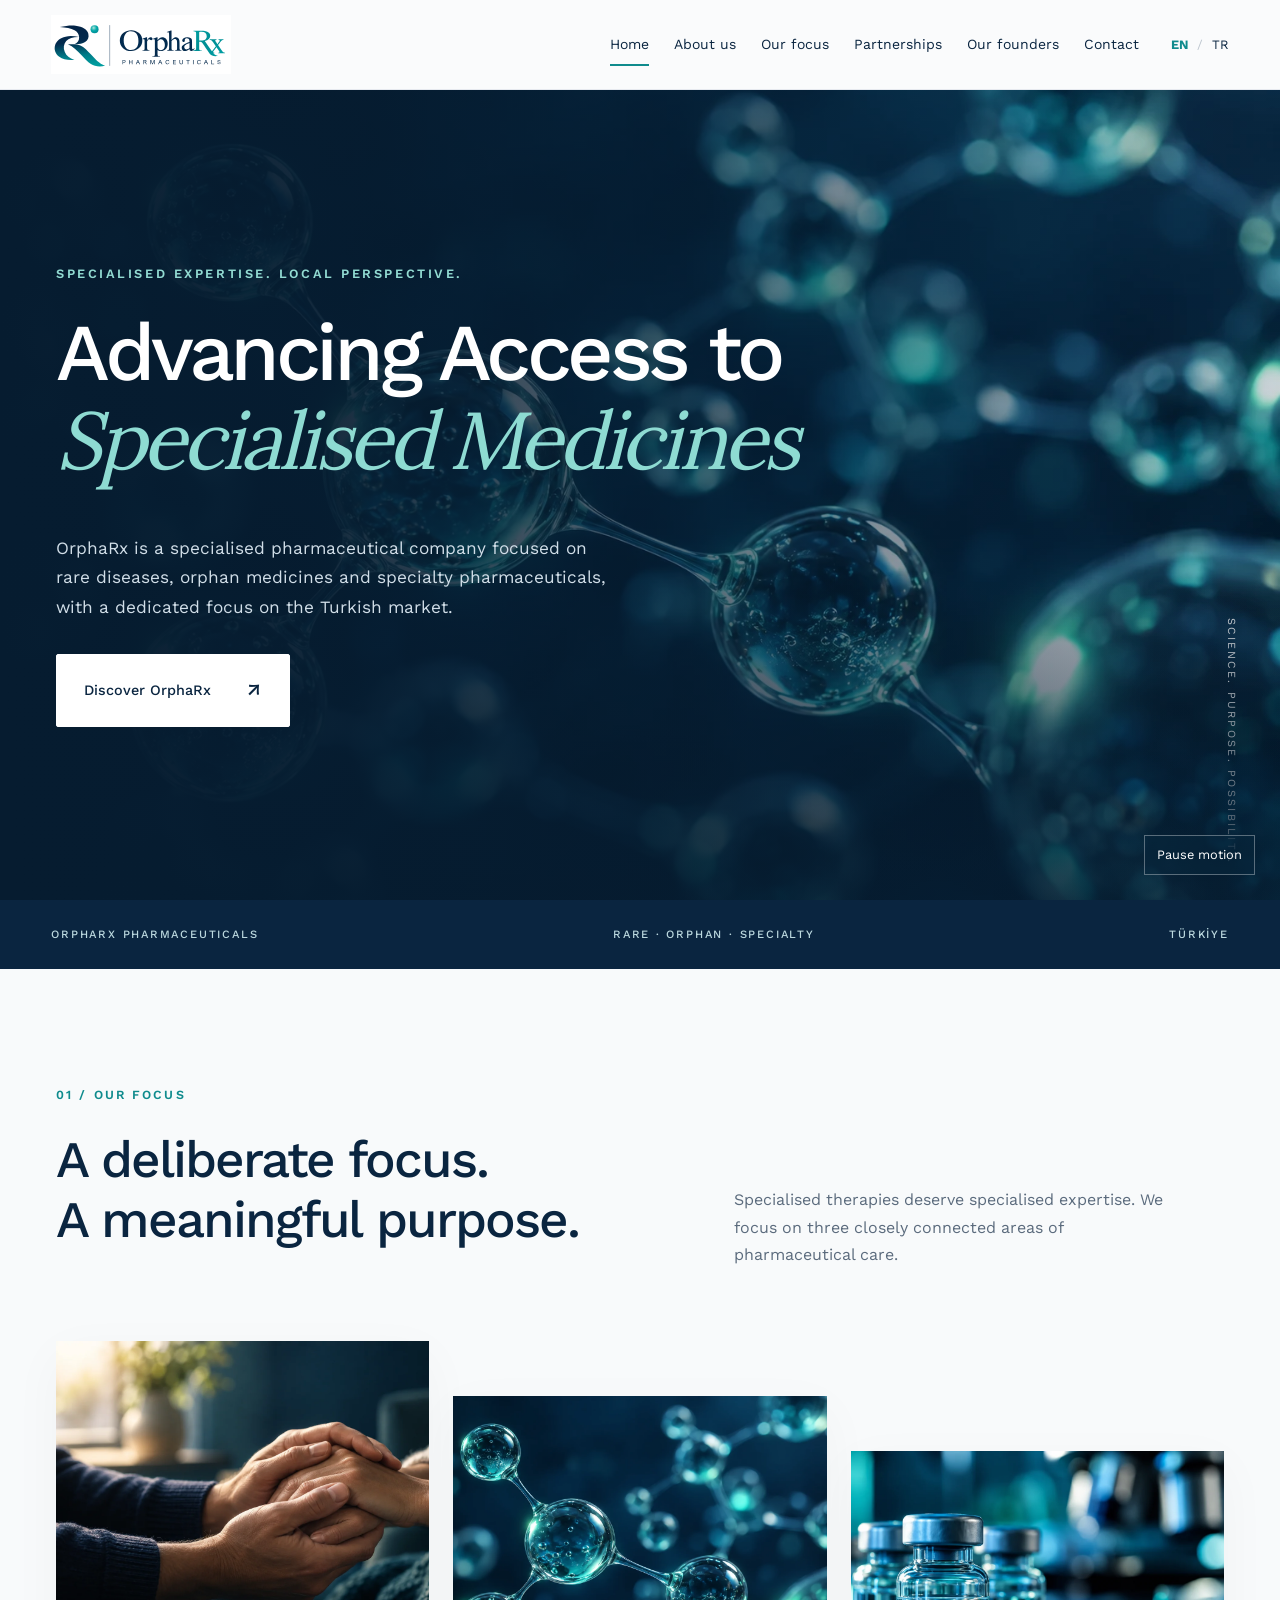
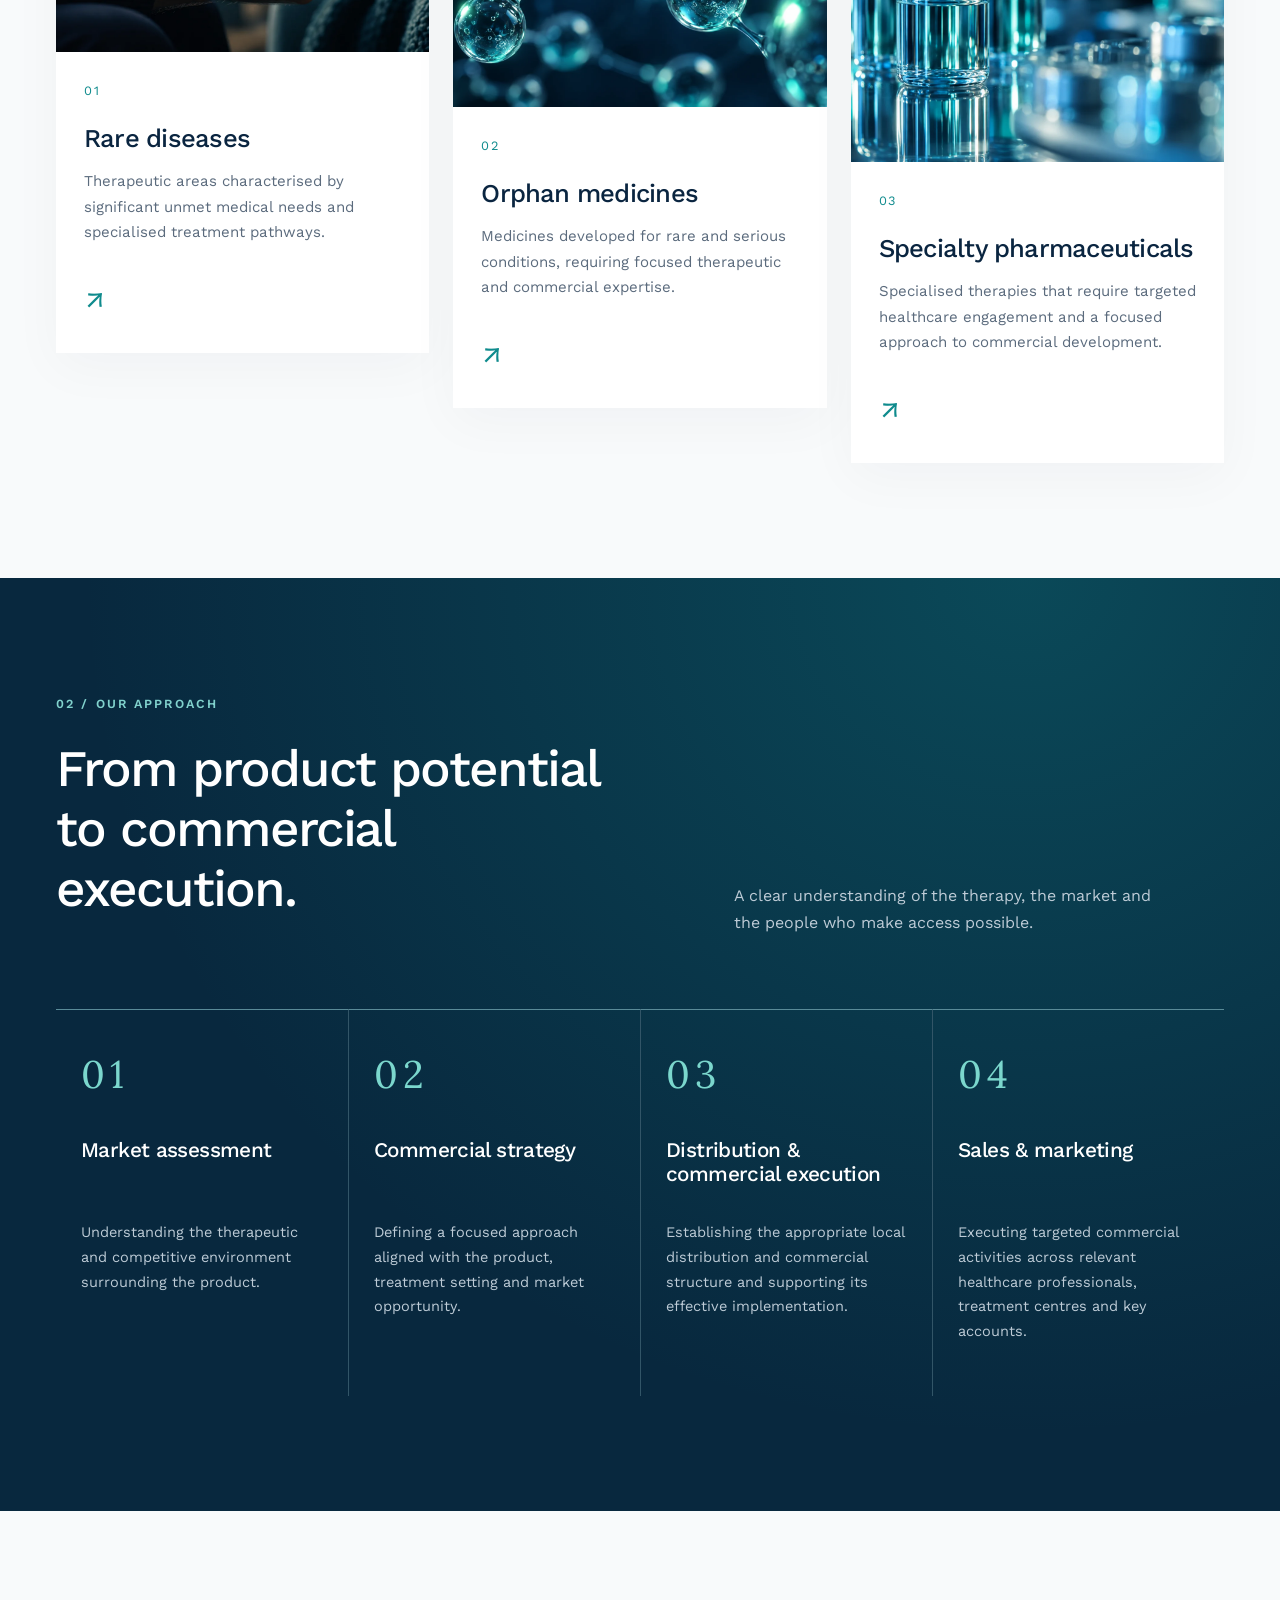
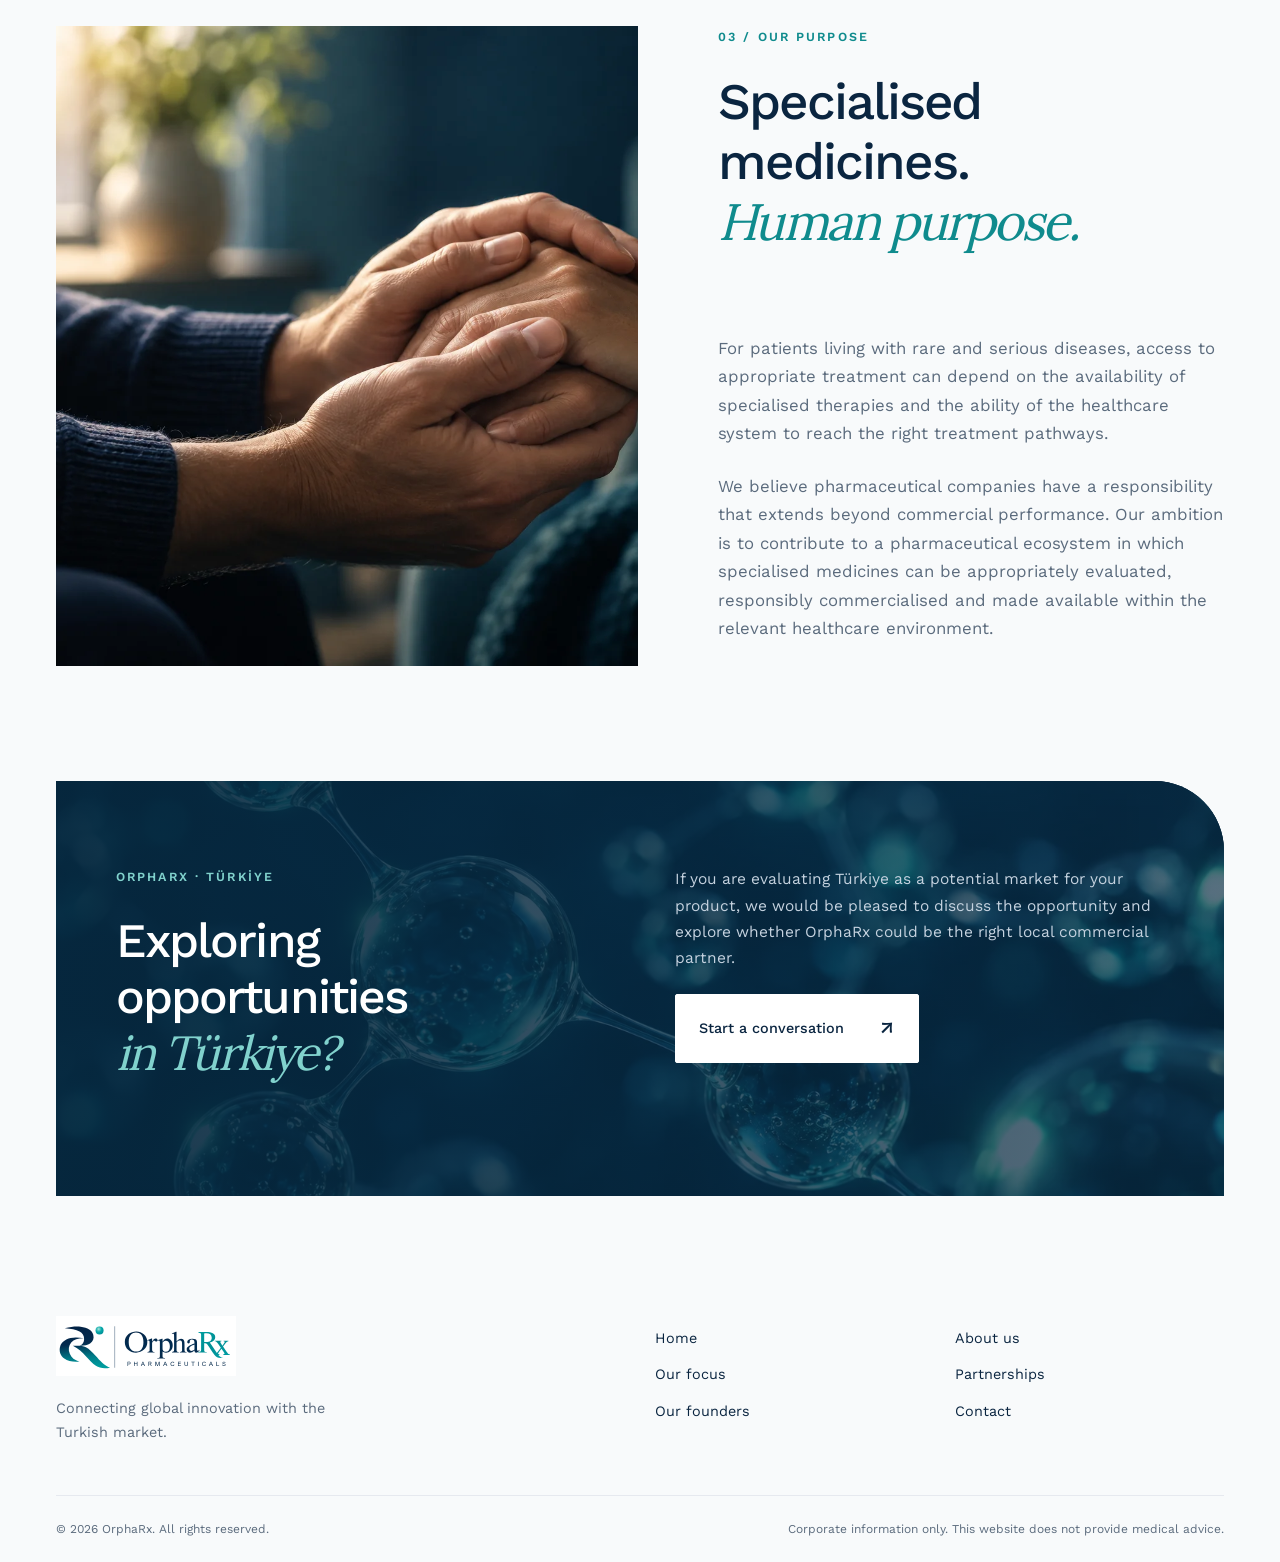
<file: index.html>
<!doctype html><html lang="en"><head><meta charset="utf-8"><meta name="viewport" content="width=device-width, initial-scale=1"><title>OrphaRx | Specialised medicines in Türkiye</title><meta name="description" content="OrphaRx is a specialised pharmaceutical company focused on rare diseases, orphan medicines and specialty pharmaceuticals, with a dedicated focus on the Turkish market."><meta name="theme-color" content="#0A2540"><link rel="stylesheet" href="styles.css?v=visual-4"><link rel="stylesheet" href="visual.css?v=visual-4"><link rel="alternate" hreflang="tr" href="tr/index.html"><script src="assets/libphonenumber-max.js" defer></script><script src="phone.js?v=visual-4" defer></script><script src="app.js?v=visual-4" defer></script><script src="motion.js?v=visual-4" defer></script></head><body class="page-index"><a class="skip" href="#main">Skip to content</a><header class="site-header"><a class="brand" href="index.html" aria-label="OrphaRx — Home"><img src="assets/logo.svg" width="2048" height="682" alt="OrphaRx Pharmaceuticals"></a><button class="menu-toggle" aria-expanded="false" aria-controls="main-nav">Menu <span aria-hidden="true">☰</span></button><nav id="main-nav" aria-label="Main navigation"><a href="index.html" aria-current="page">Home</a><a href="about.html">About us</a><a href="focus.html">Our focus</a><a href="partnerships.html">Partnerships</a><a href="founders.html">Our founders</a><a href="contact.html">Contact</a></nav><div class="languages" aria-label="Language"><a href="index.html" lang="en" aria-current="true">EN</a><span>/</span><a href="tr/index.html" lang="tr">TR</a></div></header><main id="main"><section class="hero"><div class="hero-shade"></div><div class="hero-copy"><span class="eyebrow">SPECIALISED EXPERTISE. LOCAL PERSPECTIVE.</span><h1>Advancing Access to<br><em>Specialised Medicines</em></h1><p>OrphaRx is a specialised pharmaceutical company focused on rare diseases, orphan medicines and specialty pharmaceuticals, with a dedicated focus on the Turkish market.</p><a class="button" href="about.html">Discover OrphaRx<span aria-hidden="true">↗</span></a></div><div class="hero-art"><img src="assets/science.webp" alt="" fetchpriority="high" width="1536" height="1024"><div class="image-caption">SCIENCE. PURPOSE. POSSIBILITY.</div></div></section>
<div class="discipline-strip"><span>ORPHARX PHARMACEUTICALS</span><span>RARE · ORPHAN · SPECIALTY</span><span>TÜRKİYE</span></div>
<section class="wrap section"><div class="section-heading"><span class="eyebrow">01 / Our focus</span><h2>A deliberate focus.<br>A meaningful purpose.</h2><p>Specialised therapies deserve specialised expertise. We focus on three closely connected areas of pharmaceutical care.</p></div><div class="focus-grid"><a class="focus-card" href="focus.html#area-0"><img class="focus-photo" src="assets/human.webp" alt="" loading="lazy" width="900" height="600"><div class="focus-card-copy"><span class="index">01</span><h3>Rare diseases</h3><p>Therapeutic areas characterised by significant unmet medical needs and specialised treatment pathways.</p><span class="card-arrow" aria-hidden="true">↗</span></div></a><a class="focus-card" href="focus.html#area-1"><img class="focus-photo" src="assets/science.webp" alt="" loading="lazy" width="900" height="600"><div class="focus-card-copy"><span class="index">02</span><h3>Orphan medicines</h3><p>Medicines developed for rare and serious conditions, requiring focused therapeutic and commercial expertise.</p><span class="card-arrow" aria-hidden="true">↗</span></div></a><a class="focus-card" href="focus.html#area-2"><img class="focus-photo" src="assets/research.webp" alt="" loading="lazy" width="900" height="600"><div class="focus-card-copy"><span class="index">03</span><h3>Specialty pharmaceuticals</h3><p>Specialised therapies that require targeted healthcare engagement and a focused approach to commercial development.</p><span class="card-arrow" aria-hidden="true">↗</span></div></a></div></section>
<section class="approach"><div class="wrap section"><div class="section-heading"><span class="eyebrow">02 / Our approach</span><h2>From product potential<br>to commercial execution.</h2><p>A clear understanding of the therapy, the market and the people who make access possible.</p></div><div class="steps"><article><span class="index">01</span><h3>Market assessment</h3><p>Understanding the therapeutic and competitive environment surrounding the product.</p></article><article><span class="index">02</span><h3>Commercial strategy</h3><p>Defining a focused approach aligned with the product, treatment setting and market opportunity.</p></article><article><span class="index">03</span><h3>Distribution & commercial execution</h3><p>Establishing the appropriate local distribution and commercial structure and supporting its effective implementation.</p></article><article><span class="index">04</span><h3>Sales & marketing</h3><p>Executing targeted commercial activities across relevant healthcare professionals, treatment centres and key accounts.</p></article></div></div></section>
<section class="wrap section purpose"><figure class="purpose-photo"><img src="assets/human.webp" alt="" loading="lazy" width="1536" height="1024"></figure><div><span class="eyebrow">03 / Our purpose</span><h2>Specialised medicines.<br><em>Human purpose.</em></h2></div><div><p>For patients living with rare and serious diseases, access to appropriate treatment can depend on the availability of specialised therapies and the ability of the healthcare system to reach the right treatment pathways.</p><p>We believe pharmaceutical companies have a responsibility that extends beyond commercial performance. Our ambition is to contribute to a pharmaceutical ecosystem in which specialised medicines can be appropriately evaluated, responsibly commercialised and made available within the relevant healthcare environment.</p></div></section><section class="cta wrap"><div><span class="eyebrow">ORPHARX · TÜRKİYE</span><h2>Exploring opportunities<br><em>in Türkiye?</em></h2></div><div><p>If you are evaluating Türkiye as a potential market for your product, we would be pleased to discuss the opportunity and explore whether OrphaRx could be the right local commercial partner.</p><a class="button light" href="contact.html">Start a conversation<span aria-hidden="true">↗</span></a></div></section></main><footer class="site-footer wrap"><div><a class="brand" href="index.html"><img src="assets/logo.svg" width="2048" height="682" alt="OrphaRx Pharmaceuticals"></a><p>Connecting global innovation with the Turkish market.</p></div><div class="footer-links"><a href="index.html" aria-current="page">Home</a><a href="about.html">About us</a><a href="focus.html">Our focus</a><a href="partnerships.html">Partnerships</a><a href="founders.html">Our founders</a><a href="contact.html">Contact</a></div><div class="footer-bottom"><span>© 2026 OrphaRx. All rights reserved.</span><span>Corporate information only. This website does not provide medical advice.</span></div></footer><script type="application/json" id="site-config">{"sent": "Your enquiry has been accepted for delivery. Thank you for contacting OrphaRx.", "error": "Your message could not be sent. Your entries are preserved. Please use the email option below.", "sending": "Sending…", "submit": "Submit enquiry", "draftStatus": "An email draft was requested in your email application. Your message has not been sent automatically.", "formStatus": "Automatic delivery is not active in this preview. You can prepare an email using the button below.", "deliveryEnabled": false}</script></body></html>
</file>
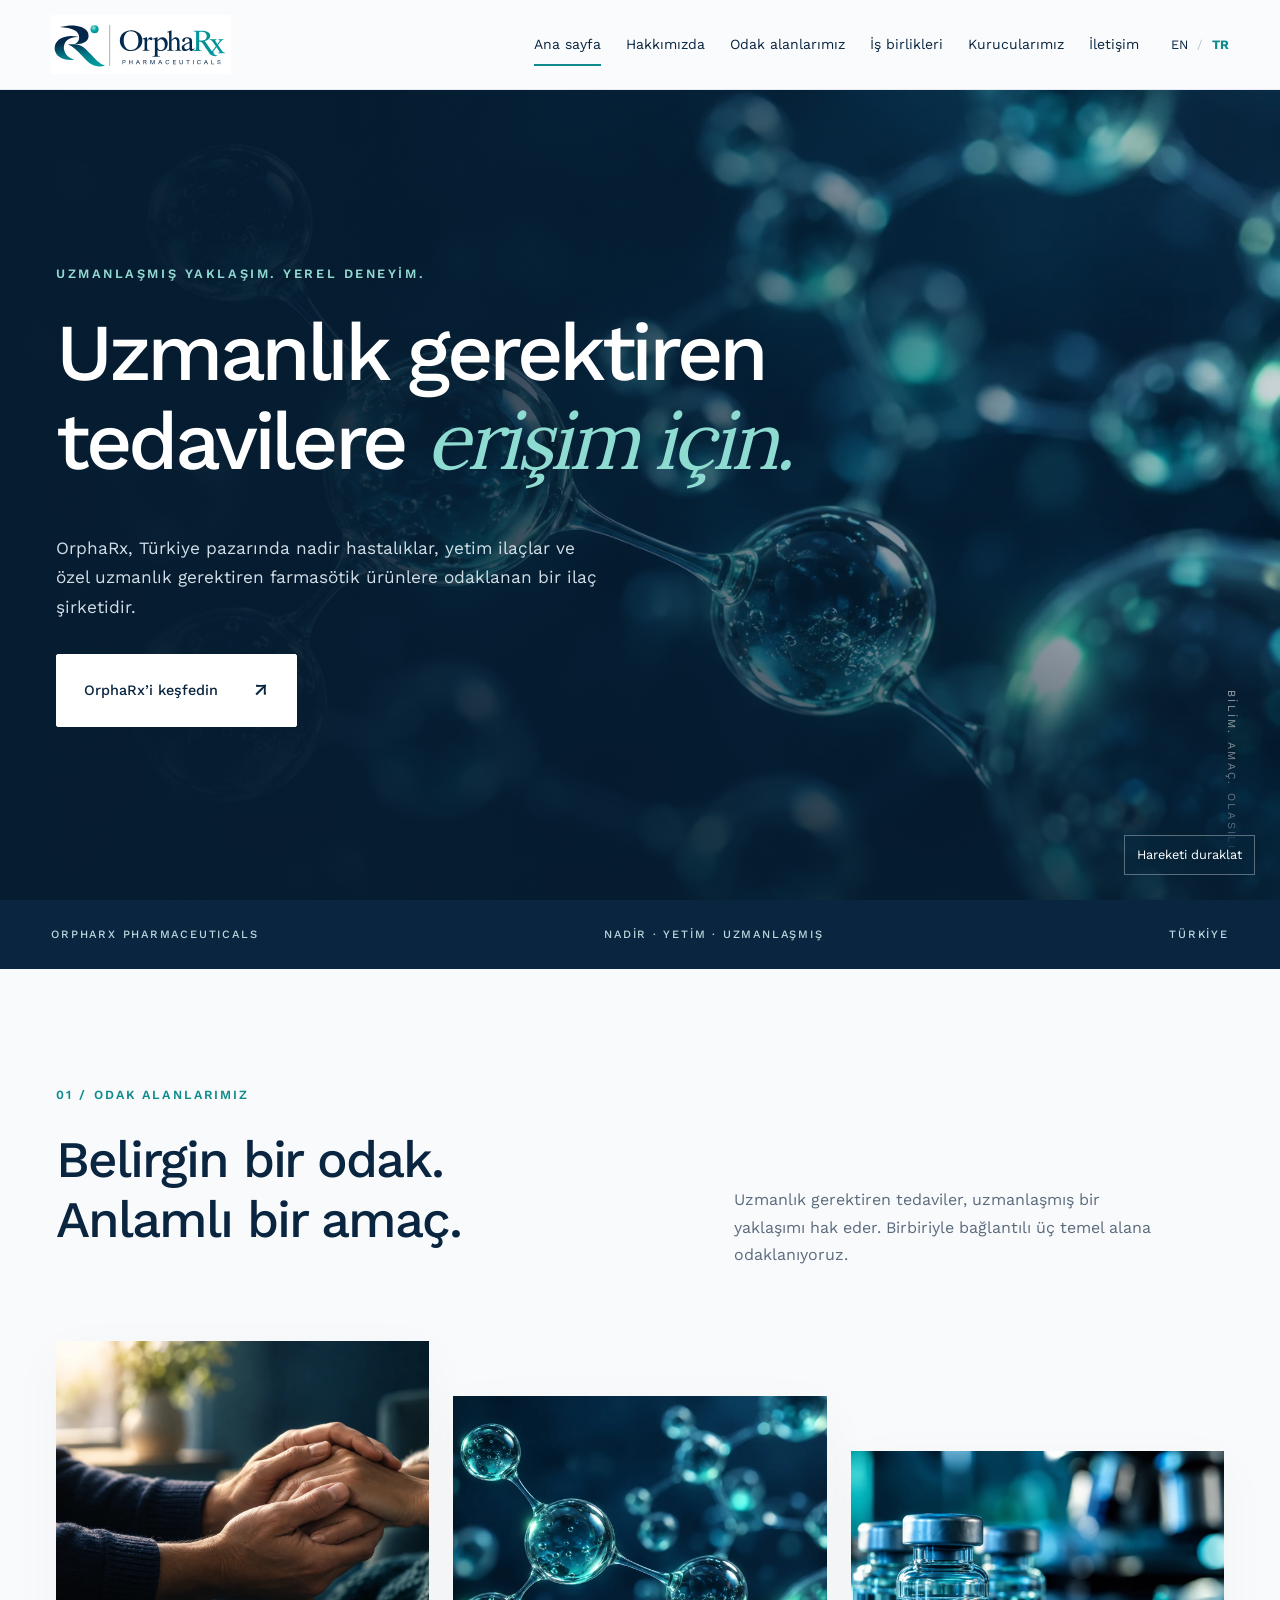
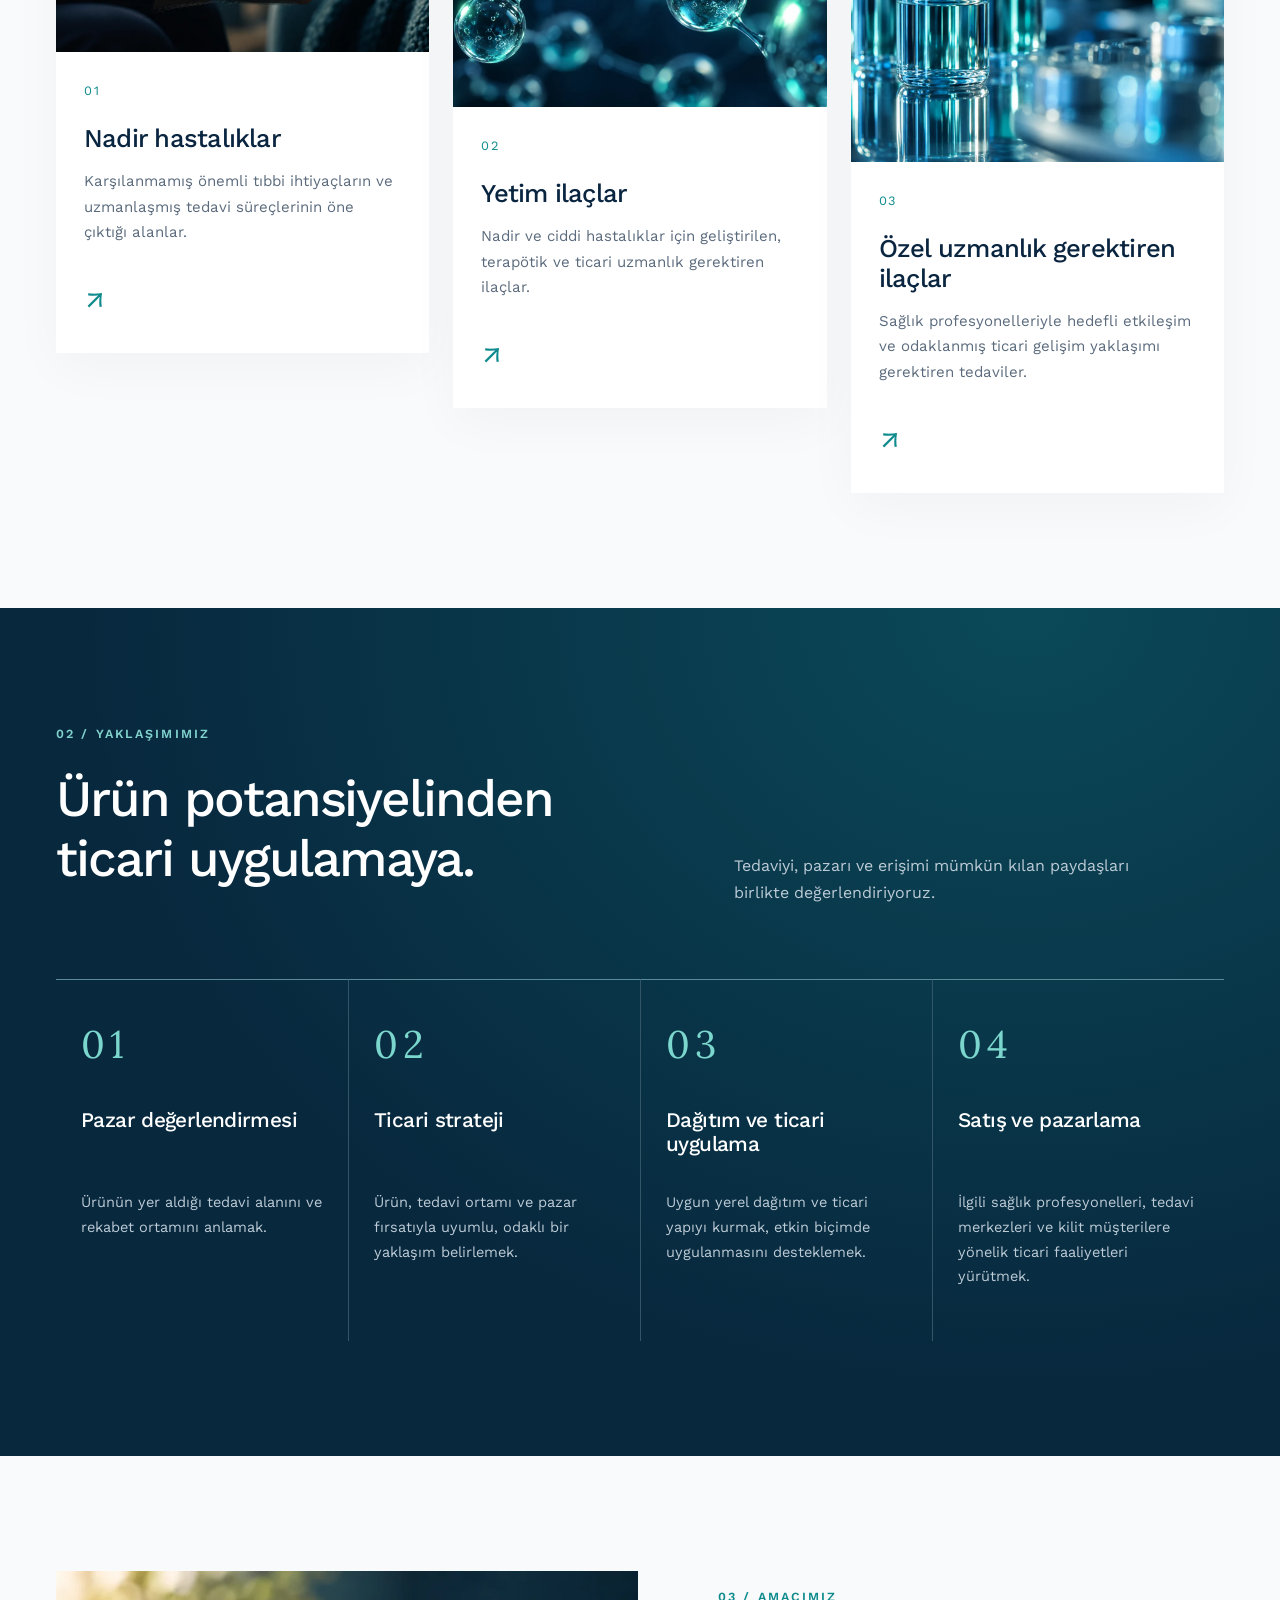
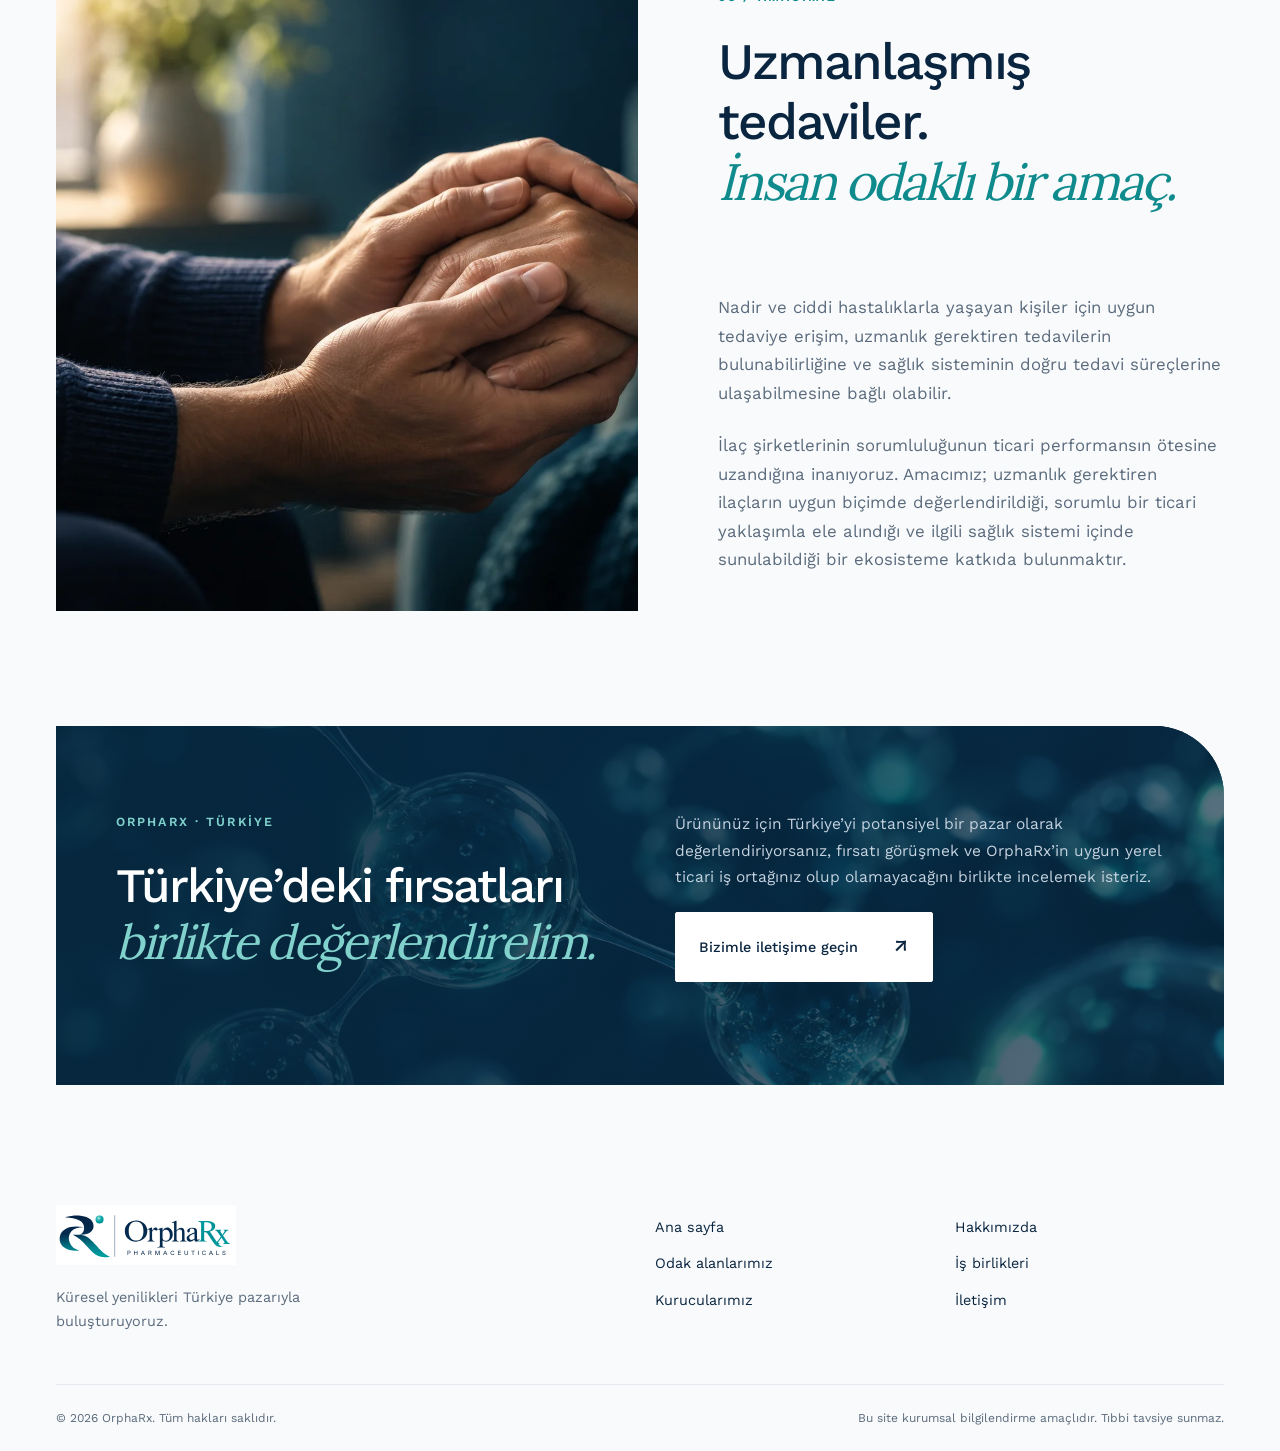
<file: tr/index.html>
<!doctype html><html lang="tr"><head><meta charset="utf-8"><meta name="viewport" content="width=device-width, initial-scale=1"><title>OrphaRx | Uzmanlık gerektiren ilaçlar</title><meta name="description" content="OrphaRx, Türkiye pazarında nadir hastalıklar, yetim ilaçlar ve özel uzmanlık gerektiren farmasötik ürünlere odaklanan bir ilaç şirketidir."><meta name="theme-color" content="#0A2540"><link rel="stylesheet" href="../styles.css?v=visual-4"><link rel="stylesheet" href="../visual.css?v=visual-4"><link rel="alternate" hreflang="en" href="../index.html"><script src="../assets/libphonenumber-max.js" defer></script><script src="../phone.js?v=visual-4" defer></script><script src="../app.js?v=visual-4" defer></script><script src="../motion.js?v=visual-4" defer></script></head><body class="page-index"><a class="skip" href="#main">İçeriğe geç</a><header class="site-header"><a class="brand" href="index.html" aria-label="OrphaRx — Ana sayfa"><img src="../assets/logo.svg" width="2048" height="682" alt="OrphaRx Pharmaceuticals"></a><button class="menu-toggle" aria-expanded="false" aria-controls="main-nav">Menü <span aria-hidden="true">☰</span></button><nav id="main-nav" aria-label="Ana gezinme"><a href="index.html" aria-current="page">Ana sayfa</a><a href="about.html">Hakkımızda</a><a href="focus.html">Odak alanlarımız</a><a href="partnerships.html">İş birlikleri</a><a href="founders.html">Kurucularımız</a><a href="contact.html">İletişim</a></nav><div class="languages" aria-label="Language"><a href="../index.html" lang="en">EN</a><span>/</span><a href="index.html" lang="tr" aria-current="true">TR</a></div></header><main id="main"><section class="hero"><div class="hero-shade"></div><div class="hero-copy"><span class="eyebrow">UZMANLAŞMIŞ YAKLAŞIM. YEREL DENEYİM.</span><h1>Uzmanlık gerektiren<br>tedavilere <em>erişim için.</em></h1><p>OrphaRx, Türkiye pazarında nadir hastalıklar, yetim ilaçlar ve özel uzmanlık gerektiren farmasötik ürünlere odaklanan bir ilaç şirketidir.</p><a class="button" href="about.html">OrphaRx’i keşfedin<span aria-hidden="true">↗</span></a></div><div class="hero-art"><img src="../assets/science.webp" alt="" fetchpriority="high" width="1536" height="1024"><div class="image-caption">BİLİM. AMAÇ. OLASILIK.</div></div></section>
<div class="discipline-strip"><span>ORPHARX PHARMACEUTICALS</span><span>NADİR · YETİM · UZMANLAŞMIŞ</span><span>TÜRKİYE</span></div>
<section class="wrap section"><div class="section-heading"><span class="eyebrow">01 / Odak alanlarımız</span><h2>Belirgin bir odak.<br>Anlamlı bir amaç.</h2><p>Uzmanlık gerektiren tedaviler, uzmanlaşmış bir yaklaşımı hak eder. Birbiriyle bağlantılı üç temel alana odaklanıyoruz.</p></div><div class="focus-grid"><a class="focus-card" href="focus.html#area-0"><img class="focus-photo" src="../assets/human.webp" alt="" loading="lazy" width="900" height="600"><div class="focus-card-copy"><span class="index">01</span><h3>Nadir hastalıklar</h3><p>Karşılanmamış önemli tıbbi ihtiyaçların ve uzmanlaşmış tedavi süreçlerinin öne çıktığı alanlar.</p><span class="card-arrow" aria-hidden="true">↗</span></div></a><a class="focus-card" href="focus.html#area-1"><img class="focus-photo" src="../assets/science.webp" alt="" loading="lazy" width="900" height="600"><div class="focus-card-copy"><span class="index">02</span><h3>Yetim ilaçlar</h3><p>Nadir ve ciddi hastalıklar için geliştirilen, terapötik ve ticari uzmanlık gerektiren ilaçlar.</p><span class="card-arrow" aria-hidden="true">↗</span></div></a><a class="focus-card" href="focus.html#area-2"><img class="focus-photo" src="../assets/research.webp" alt="" loading="lazy" width="900" height="600"><div class="focus-card-copy"><span class="index">03</span><h3>Özel uzmanlık gerektiren ilaçlar</h3><p>Sağlık profesyonelleriyle hedefli etkileşim ve odaklanmış ticari gelişim yaklaşımı gerektiren tedaviler.</p><span class="card-arrow" aria-hidden="true">↗</span></div></a></div></section>
<section class="approach"><div class="wrap section"><div class="section-heading"><span class="eyebrow">02 / Yaklaşımımız</span><h2>Ürün potansiyelinden<br>ticari uygulamaya.</h2><p>Tedaviyi, pazarı ve erişimi mümkün kılan paydaşları birlikte değerlendiriyoruz.</p></div><div class="steps"><article><span class="index">01</span><h3>Pazar değerlendirmesi</h3><p>Ürünün yer aldığı tedavi alanını ve rekabet ortamını anlamak.</p></article><article><span class="index">02</span><h3>Ticari strateji</h3><p>Ürün, tedavi ortamı ve pazar fırsatıyla uyumlu, odaklı bir yaklaşım belirlemek.</p></article><article><span class="index">03</span><h3>Dağıtım ve ticari uygulama</h3><p>Uygun yerel dağıtım ve ticari yapıyı kurmak, etkin biçimde uygulanmasını desteklemek.</p></article><article><span class="index">04</span><h3>Satış ve pazarlama</h3><p>İlgili sağlık profesyonelleri, tedavi merkezleri ve kilit müşterilere yönelik ticari faaliyetleri yürütmek.</p></article></div></div></section>
<section class="wrap section purpose"><figure class="purpose-photo"><img src="../assets/human.webp" alt="" loading="lazy" width="1536" height="1024"></figure><div><span class="eyebrow">03 / Amacımız</span><h2>Uzmanlaşmış tedaviler.<br><em>İnsan odaklı bir amaç.</em></h2></div><div><p>Nadir ve ciddi hastalıklarla yaşayan kişiler için uygun tedaviye erişim, uzmanlık gerektiren tedavilerin bulunabilirliğine ve sağlık sisteminin doğru tedavi süreçlerine ulaşabilmesine bağlı olabilir.</p><p>İlaç şirketlerinin sorumluluğunun ticari performansın ötesine uzandığına inanıyoruz. Amacımız; uzmanlık gerektiren ilaçların uygun biçimde değerlendirildiği, sorumlu bir ticari yaklaşımla ele alındığı ve ilgili sağlık sistemi içinde sunulabildiği bir ekosisteme katkıda bulunmaktır.</p></div></section><section class="cta wrap"><div><span class="eyebrow">ORPHARX · TÜRKİYE</span><h2>Türkiye’deki fırsatları<br><em>birlikte değerlendirelim.</em></h2></div><div><p>Ürününüz için Türkiye’yi potansiyel bir pazar olarak değerlendiriyorsanız, fırsatı görüşmek ve OrphaRx’in uygun yerel ticari iş ortağınız olup olamayacağını birlikte incelemek isteriz.</p><a class="button light" href="contact.html">Bizimle iletişime geçin<span aria-hidden="true">↗</span></a></div></section></main><footer class="site-footer wrap"><div><a class="brand" href="index.html"><img src="../assets/logo.svg" width="2048" height="682" alt="OrphaRx Pharmaceuticals"></a><p>Küresel yenilikleri Türkiye pazarıyla buluşturuyoruz.</p></div><div class="footer-links"><a href="index.html" aria-current="page">Ana sayfa</a><a href="about.html">Hakkımızda</a><a href="focus.html">Odak alanlarımız</a><a href="partnerships.html">İş birlikleri</a><a href="founders.html">Kurucularımız</a><a href="contact.html">İletişim</a></div><div class="footer-bottom"><span>© 2026 OrphaRx. Tüm hakları saklıdır.</span><span>Bu site kurumsal bilgilendirme amaçlıdır. Tıbbi tavsiye sunmaz.</span></div></footer><script type="application/json" id="site-config">{"sent": "Mesajınız gönderilmek üzere kabul edildi. OrphaRx ile iletişime geçtiğiniz için teşekkür ederiz.", "error": "Mesajınız gönderilemedi. Yazdıklarınız korunuyor. Aşağıdaki e-posta seçeneğini kullanabilirsiniz.", "sending": "Gönderiliyor…", "submit": "Mesajı gönder", "draftStatus": "E-posta uygulamanızda taslak açılması istendi. Mesajınız otomatik olarak gönderilmedi.", "formStatus": "Bu ön izlemede otomatik gönderim henüz etkin değil. Aşağıdaki düğmeyle bir e-posta hazırlayabilirsiniz.", "deliveryEnabled": false}</script></body></html>
</file>
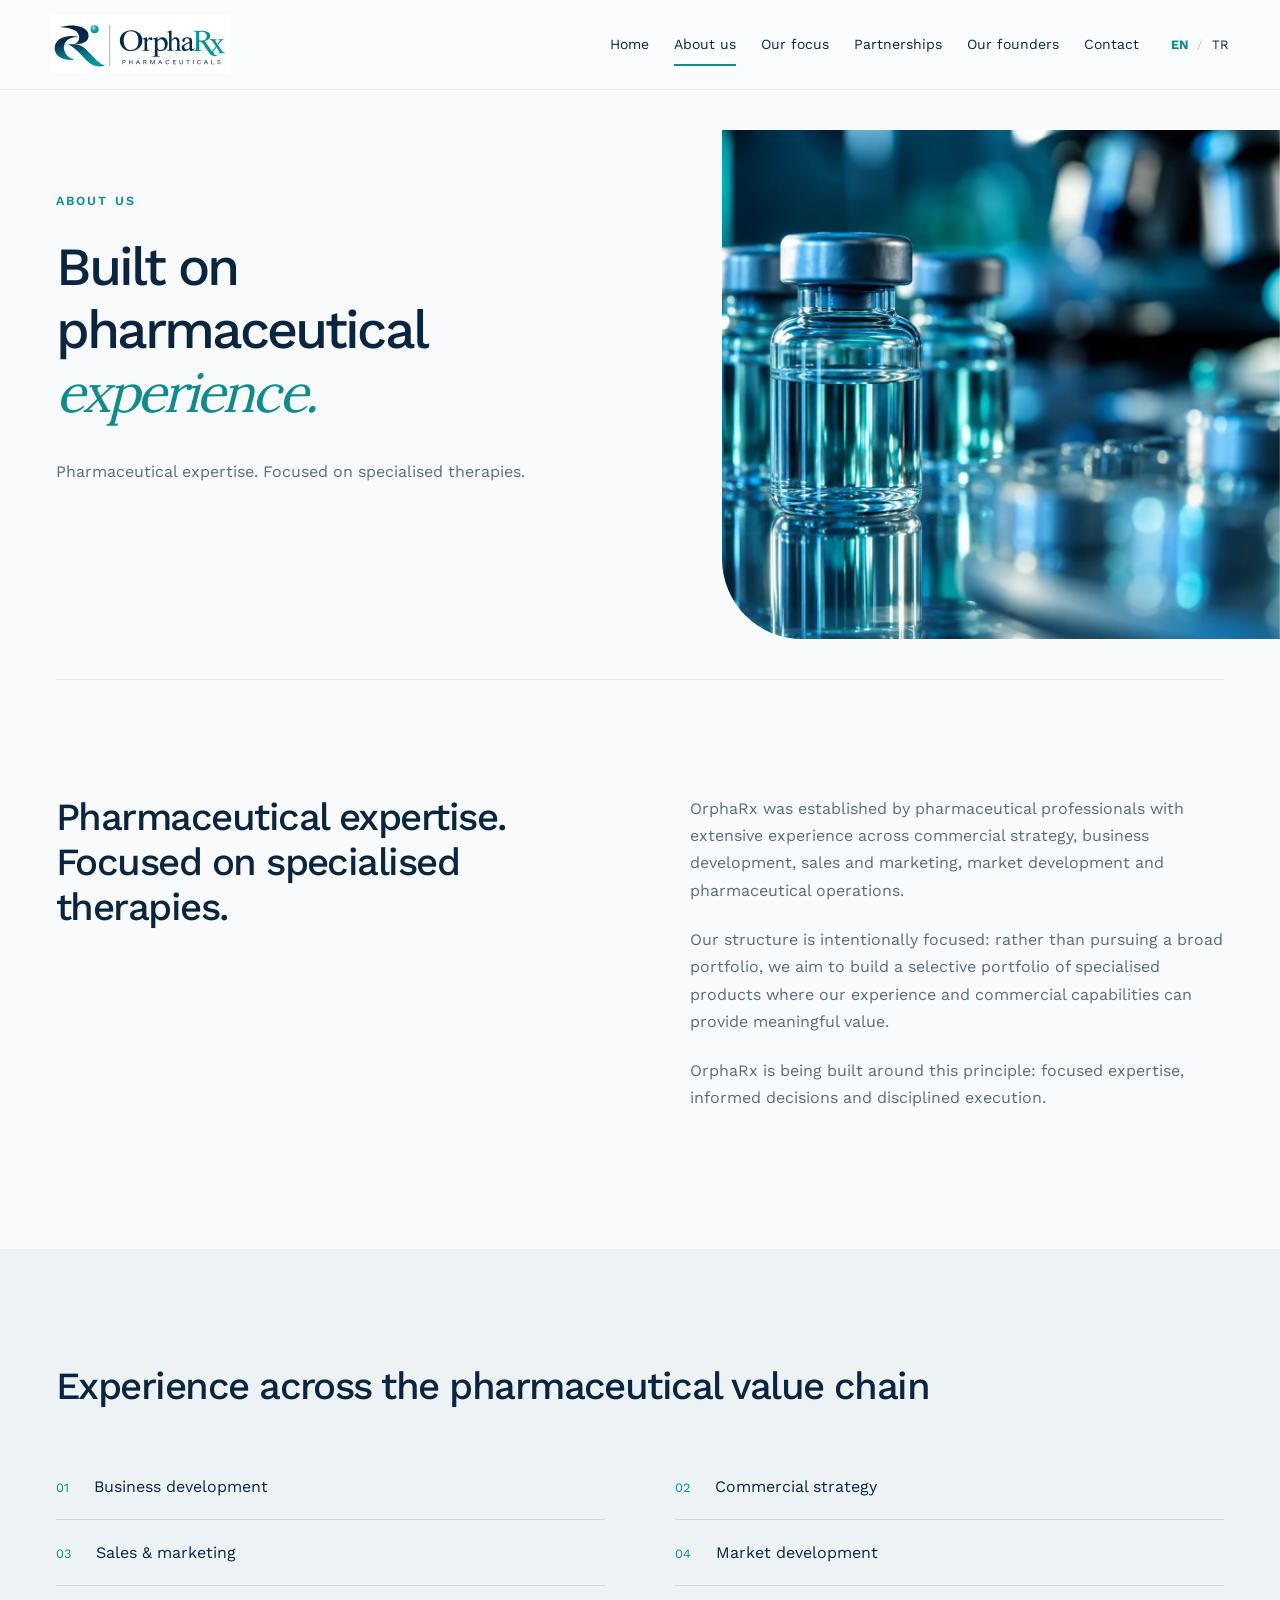
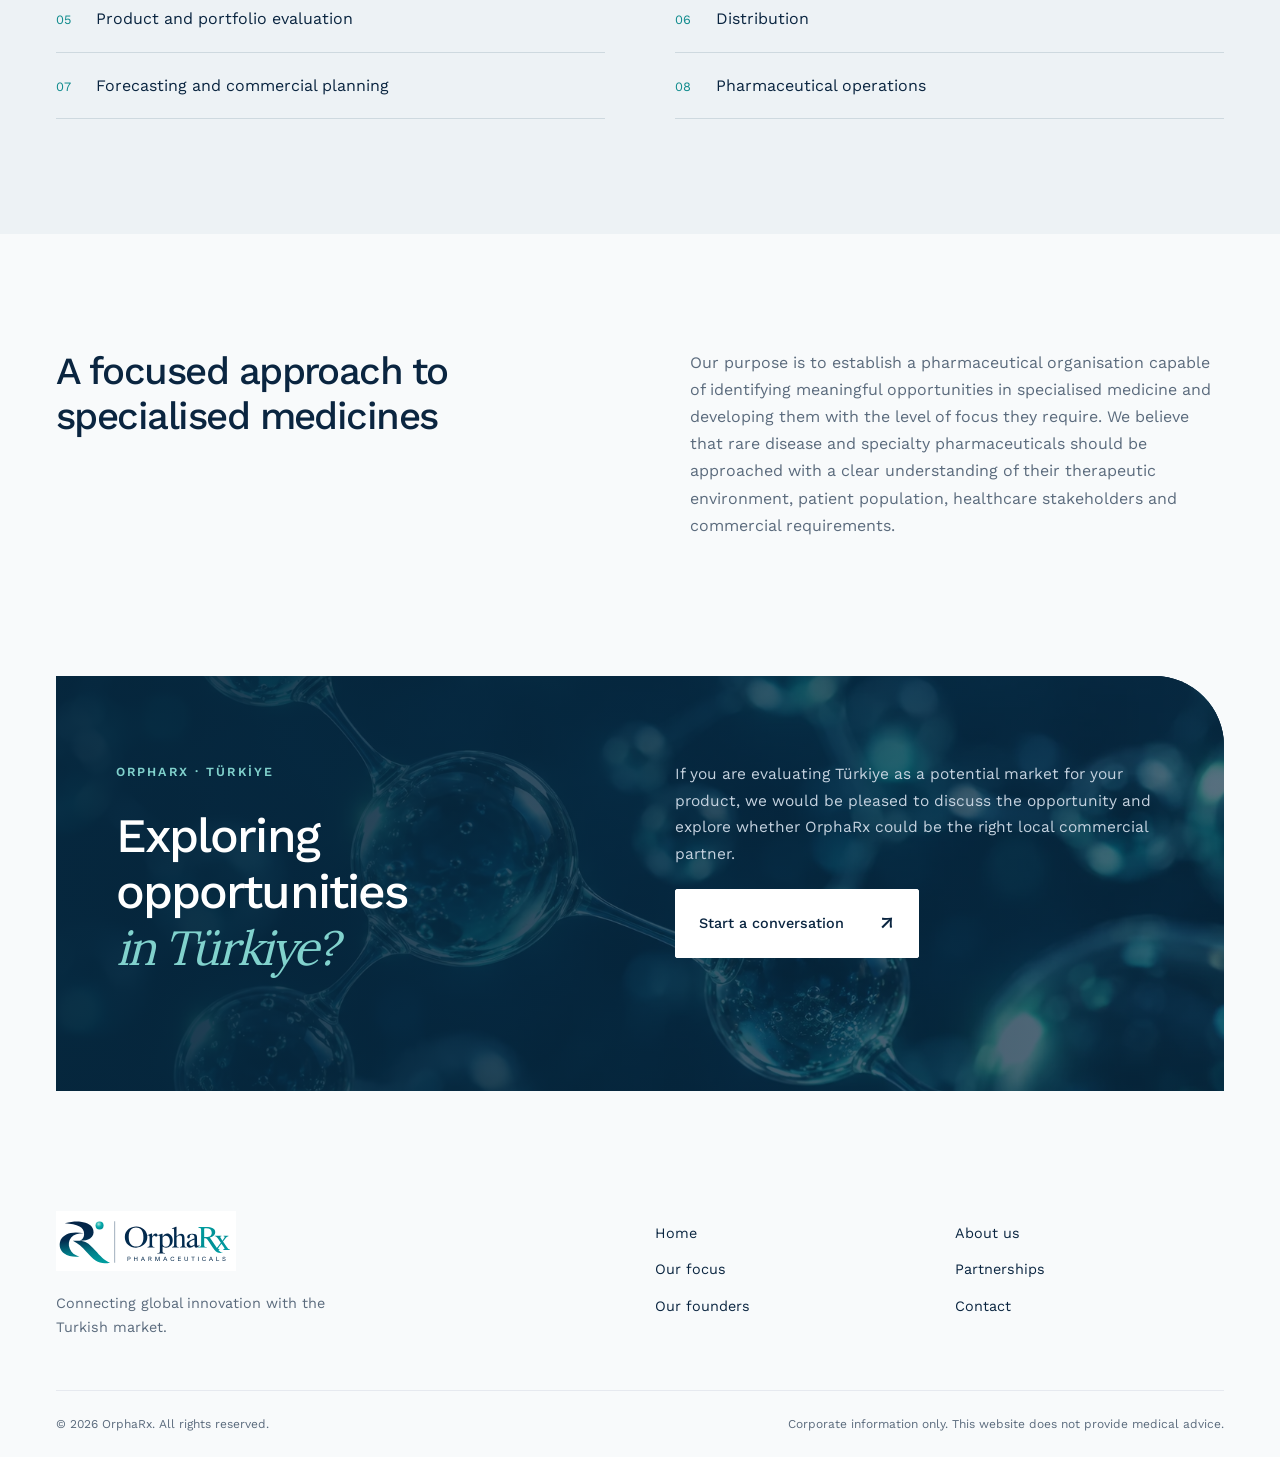
<file: about.html>
<!doctype html><html lang="en"><head><meta charset="utf-8"><meta name="viewport" content="width=device-width, initial-scale=1"><title>About us | OrphaRx</title><meta name="description" content="OrphaRx is a specialised pharmaceutical company focused on rare diseases, orphan medicines and specialty pharmaceuticals, with a dedicated focus on the Turkish market."><meta name="theme-color" content="#0A2540"><link rel="stylesheet" href="styles.css?v=visual-4"><link rel="stylesheet" href="visual.css?v=visual-4"><link rel="alternate" hreflang="tr" href="tr/about.html"><script src="assets/libphonenumber-max.js" defer></script><script src="phone.js?v=visual-4" defer></script><script src="app.js?v=visual-4" defer></script><script src="motion.js?v=visual-4" defer></script></head><body class="page-about"><a class="skip" href="#main">Skip to content</a><header class="site-header"><a class="brand" href="index.html" aria-label="OrphaRx — Home"><img src="assets/logo.svg" width="2048" height="682" alt="OrphaRx Pharmaceuticals"></a><button class="menu-toggle" aria-expanded="false" aria-controls="main-nav">Menu <span aria-hidden="true">☰</span></button><nav id="main-nav" aria-label="Main navigation"><a href="index.html">Home</a><a href="about.html" aria-current="page">About us</a><a href="focus.html">Our focus</a><a href="partnerships.html">Partnerships</a><a href="founders.html">Our founders</a><a href="contact.html">Contact</a></nav><div class="languages" aria-label="Language"><a href="about.html" lang="en" aria-current="true">EN</a><span>/</span><a href="tr/about.html" lang="tr">TR</a></div></header><main id="main"><section class="page-head wrap"><div class="page-head-image"><img src="assets/research.webp" alt="" width="1536" height="1024"></div><span class="eyebrow">About us</span><h1>Built on pharmaceutical<br><em>experience.</em></h1><p class="lead">Pharmaceutical expertise. Focused on specialised therapies.</p></section><section class="wrap section split"><h2>Pharmaceutical expertise. Focused on specialised therapies.</h2><div><p>OrphaRx was established by pharmaceutical professionals with extensive experience across commercial strategy, business development, sales and marketing, market development and pharmaceutical operations.</p><p>Our structure is intentionally focused: rather than pursuing a broad portfolio, we aim to build a selective portfolio of specialised products where our experience and commercial capabilities can provide meaningful value.</p><p>OrphaRx is being built around this principle: focused expertise, informed decisions and disciplined execution.</p></div></section><section class="soft"><div class="wrap section"><h2>Experience across the pharmaceutical value chain</h2><div class="expertise"><div><span>01</span>Business development</div><div><span>02</span>Commercial strategy</div><div><span>03</span>Sales & marketing</div><div><span>04</span>Market development</div><div><span>05</span>Product and portfolio evaluation</div><div><span>06</span>Distribution</div><div><span>07</span>Forecasting and commercial planning</div><div><span>08</span>Pharmaceutical operations</div></div></div></section><section class="wrap section split"><h2>A focused approach to specialised medicines</h2><p>Our purpose is to establish a pharmaceutical organisation capable of identifying meaningful opportunities in specialised medicine and developing them with the level of focus they require. We believe that rare disease and specialty pharmaceuticals should be approached with a clear understanding of their therapeutic environment, patient population, healthcare stakeholders and commercial requirements.</p></section><section class="cta wrap"><div><span class="eyebrow">ORPHARX · TÜRKİYE</span><h2>Exploring opportunities<br><em>in Türkiye?</em></h2></div><div><p>If you are evaluating Türkiye as a potential market for your product, we would be pleased to discuss the opportunity and explore whether OrphaRx could be the right local commercial partner.</p><a class="button light" href="contact.html">Start a conversation<span aria-hidden="true">↗</span></a></div></section></main><footer class="site-footer wrap"><div><a class="brand" href="index.html"><img src="assets/logo.svg" width="2048" height="682" alt="OrphaRx Pharmaceuticals"></a><p>Connecting global innovation with the Turkish market.</p></div><div class="footer-links"><a href="index.html">Home</a><a href="about.html" aria-current="page">About us</a><a href="focus.html">Our focus</a><a href="partnerships.html">Partnerships</a><a href="founders.html">Our founders</a><a href="contact.html">Contact</a></div><div class="footer-bottom"><span>© 2026 OrphaRx. All rights reserved.</span><span>Corporate information only. This website does not provide medical advice.</span></div></footer><script type="application/json" id="site-config">{"sent": "Your enquiry has been accepted for delivery. Thank you for contacting OrphaRx.", "error": "Your message could not be sent. Your entries are preserved. Please use the email option below.", "sending": "Sending…", "submit": "Submit enquiry", "draftStatus": "An email draft was requested in your email application. Your message has not been sent automatically.", "formStatus": "Automatic delivery is not active in this preview. You can prepare an email using the button below.", "deliveryEnabled": false}</script></body></html>
</file>
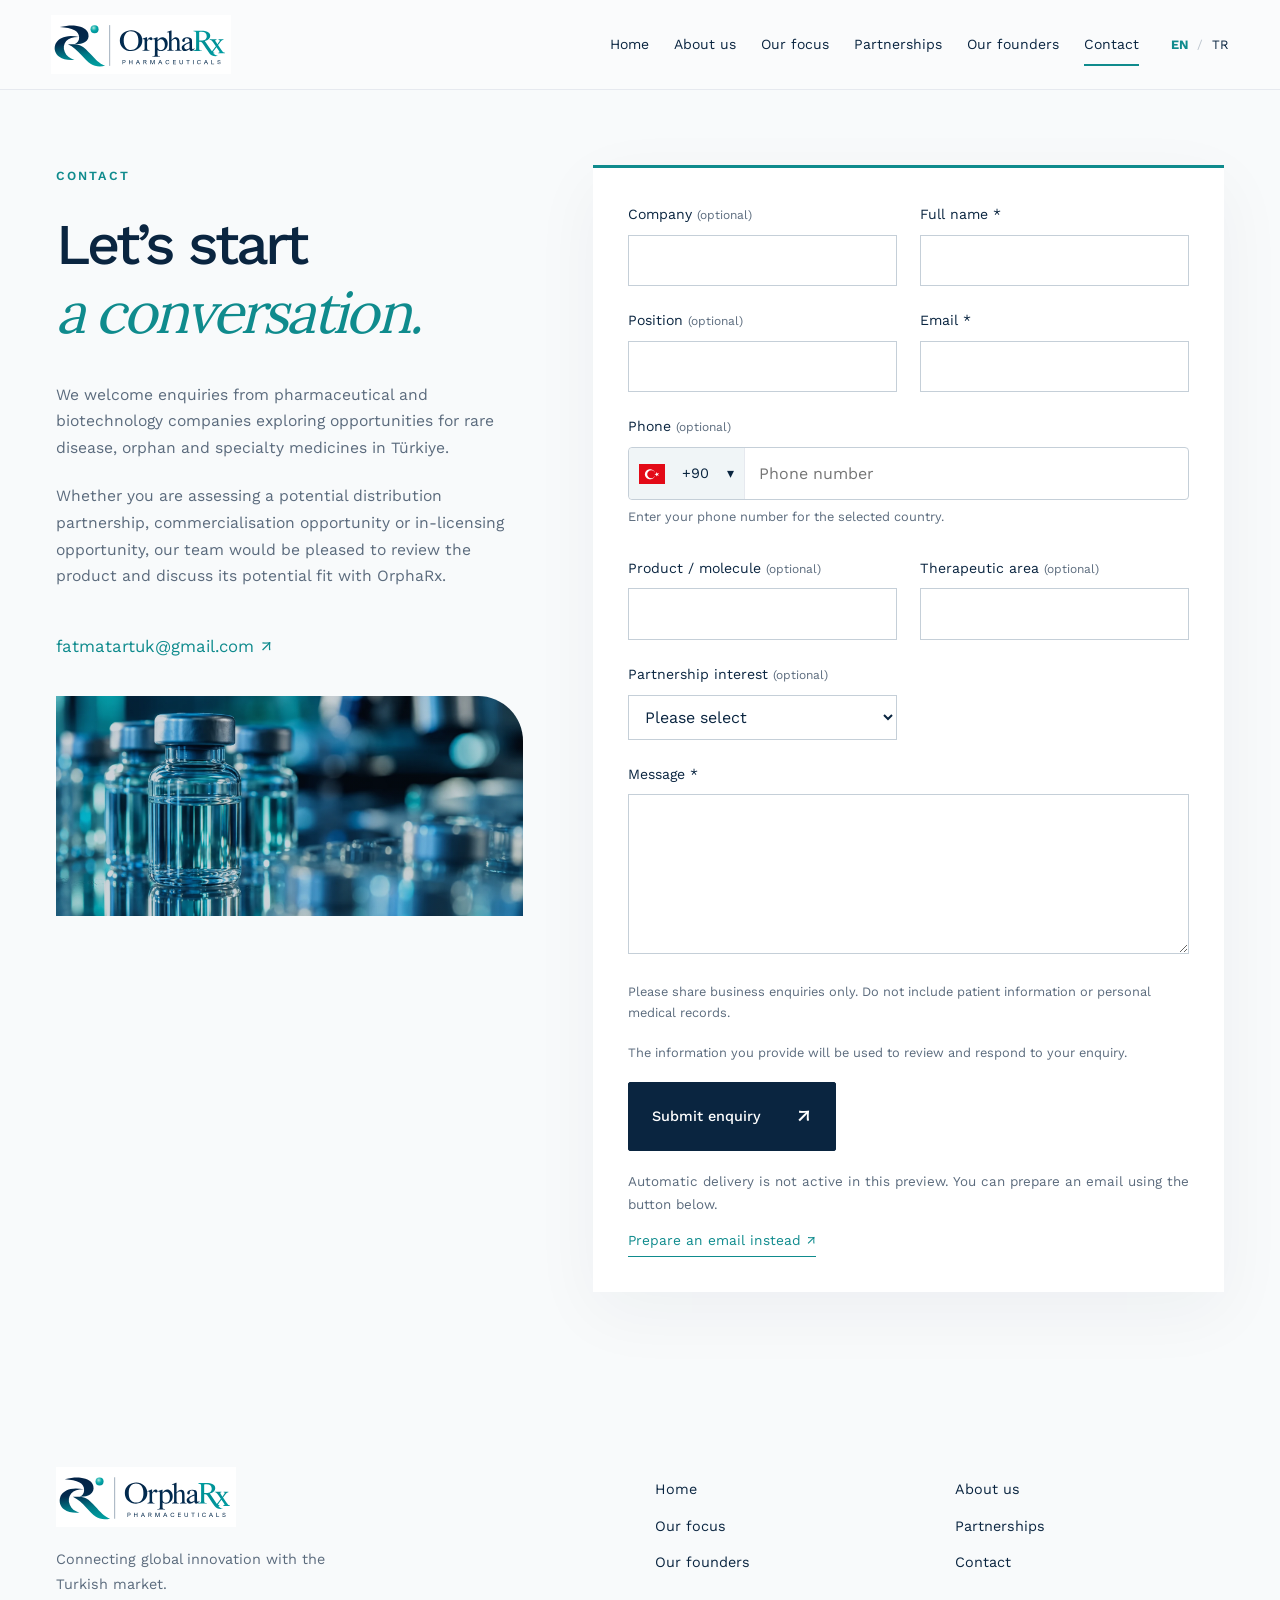
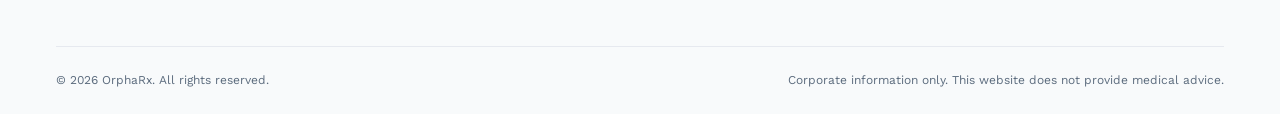
<file: contact.html>
<!doctype html><html lang="en"><head><meta charset="utf-8"><meta name="viewport" content="width=device-width, initial-scale=1"><title>Contact | OrphaRx</title><meta name="description" content="OrphaRx is a specialised pharmaceutical company focused on rare diseases, orphan medicines and specialty pharmaceuticals, with a dedicated focus on the Turkish market."><meta name="theme-color" content="#0A2540"><link rel="stylesheet" href="styles.css?v=visual-4"><link rel="stylesheet" href="visual.css?v=visual-4"><link rel="alternate" hreflang="tr" href="tr/contact.html"><script src="assets/libphonenumber-max.js" defer></script><script src="phone.js?v=visual-4" defer></script><script src="app.js?v=visual-4" defer></script><script src="motion.js?v=visual-4" defer></script></head><body class="page-contact"><a class="skip" href="#main">Skip to content</a><header class="site-header"><a class="brand" href="index.html" aria-label="OrphaRx — Home"><img src="assets/logo.svg" width="2048" height="682" alt="OrphaRx Pharmaceuticals"></a><button class="menu-toggle" aria-expanded="false" aria-controls="main-nav">Menu <span aria-hidden="true">☰</span></button><nav id="main-nav" aria-label="Main navigation"><a href="index.html">Home</a><a href="about.html">About us</a><a href="focus.html">Our focus</a><a href="partnerships.html">Partnerships</a><a href="founders.html">Our founders</a><a href="contact.html" aria-current="page">Contact</a></nav><div class="languages" aria-label="Language"><a href="contact.html" lang="en" aria-current="true">EN</a><span>/</span><a href="tr/contact.html" lang="tr">TR</a></div></header><main id="main"><section class="wrap section contact-layout"><div class="contact-copy"><span class="eyebrow">Contact</span><h1>Let’s start<br><em>a conversation.</em></h1><p>We welcome enquiries from pharmaceutical and biotechnology companies exploring opportunities for rare disease, orphan and specialty medicines in Türkiye.</p><p>Whether you are assessing a potential distribution partnership, commercialisation opportunity or in-licensing opportunity, our team would be pleased to review the product and discuss its potential fit with OrphaRx.</p><a class="email-link" href="mailto:fatmatartuk@gmail.com">fatmatartuk@gmail.com ↗</a></div><form id="contact-form" action="api/contact.php" method="post"><div class="form-grid"><div class="field "><label for="company">Company <span>(optional)</span></label><input id="company" name="company" type="text" autocomplete="organization" maxlength="250"></div><div class="field "><label for="name">Full name *</label><input id="name" name="name" type="text" autocomplete="name" maxlength="250" required></div><div class="field "><label for="position">Position <span>(optional)</span></label><input id="position" name="position" type="text" autocomplete="organization-title" maxlength="250"></div><div class="field "><label for="email">Email *</label><input id="email" name="email" type="email" autocomplete="email" maxlength="250" required></div><div class="field full"><label for="phone">Phone <span>(optional)</span></label><div class="phone-control"><details class="country-picker"><summary aria-label="Select country"><img id="phone-flag" src="assets/flags/tr.svg" alt=""><span id="phone-code">+90</span><span aria-hidden="true">▾</span></summary><div class="country-options" id="phone-countries"></div></details><select hidden id="phone-country" name="phone_country" aria-label="Country"><option value="TR">Türkiye (+90)</option></select><input id="phone" name="phone" type="tel" autocomplete="tel-national" inputmode="tel" maxlength="40" aria-describedby="phone-hint phone-error"></div><small id="phone-hint"></small><small id="phone-error" aria-live="polite"></small></div><div class="field "><label for="product">Product / molecule <span>(optional)</span></label><input id="product" name="product" type="text" autocomplete="off" maxlength="250"></div><div class="field "><label for="therapeutic_area">Therapeutic area <span>(optional)</span></label><input id="therapeutic_area" name="therapeutic_area" type="text" autocomplete="off" maxlength="250"></div><div class="field "><label for="interest">Partnership interest <span>(optional)</span></label><select id="interest" name="interest"><option value="">Please select</option><option value="Distribution partnerships">Distribution partnerships</option><option value="Commercialisation partnerships">Commercialisation partnerships</option><option value="In-licensing opportunities">In-licensing opportunities</option><option value="Strategic product partnerships">Strategic product partnerships</option></select></div><div class="field full"><label for="message">Message *</label><textarea id="message" name="message" rows="5" maxlength="5000" required></textarea></div></div><div class="trap" aria-hidden="true"><label>Website<input name="website" tabindex="-1" autocomplete="off"></label></div><p class="form-note">Please share business enquiries only. Do not include patient information or personal medical records.</p><p class="form-note">The information you provide will be used to review and respond to your enquiry.</p><button class="button" type="submit">Submit enquiry<span aria-hidden="true">↗</span></button><p id="form-status" role="status" aria-live="polite">Automatic delivery is not active in this preview. You can prepare an email using the button below.</p><button id="email-draft" class="text-button" type="button">Prepare an email instead ↗</button><noscript><p>Automatic delivery is not active in this preview. You can prepare an email using the button below.</p><a href="mailto:fatmatartuk@gmail.com">fatmatartuk@gmail.com</a></noscript></form></section></main><footer class="site-footer wrap"><div><a class="brand" href="index.html"><img src="assets/logo.svg" width="2048" height="682" alt="OrphaRx Pharmaceuticals"></a><p>Connecting global innovation with the Turkish market.</p></div><div class="footer-links"><a href="index.html">Home</a><a href="about.html">About us</a><a href="focus.html">Our focus</a><a href="partnerships.html">Partnerships</a><a href="founders.html">Our founders</a><a href="contact.html" aria-current="page">Contact</a></div><div class="footer-bottom"><span>© 2026 OrphaRx. All rights reserved.</span><span>Corporate information only. This website does not provide medical advice.</span></div></footer><script type="application/json" id="site-config">{"sent": "Your enquiry has been accepted for delivery. Thank you for contacting OrphaRx.", "error": "Your message could not be sent. Your entries are preserved. Please use the email option below.", "sending": "Sending…", "submit": "Submit enquiry", "draftStatus": "An email draft was requested in your email application. Your message has not been sent automatically.", "formStatus": "Automatic delivery is not active in this preview. You can prepare an email using the button below.", "deliveryEnabled": false}</script></body></html>
</file>
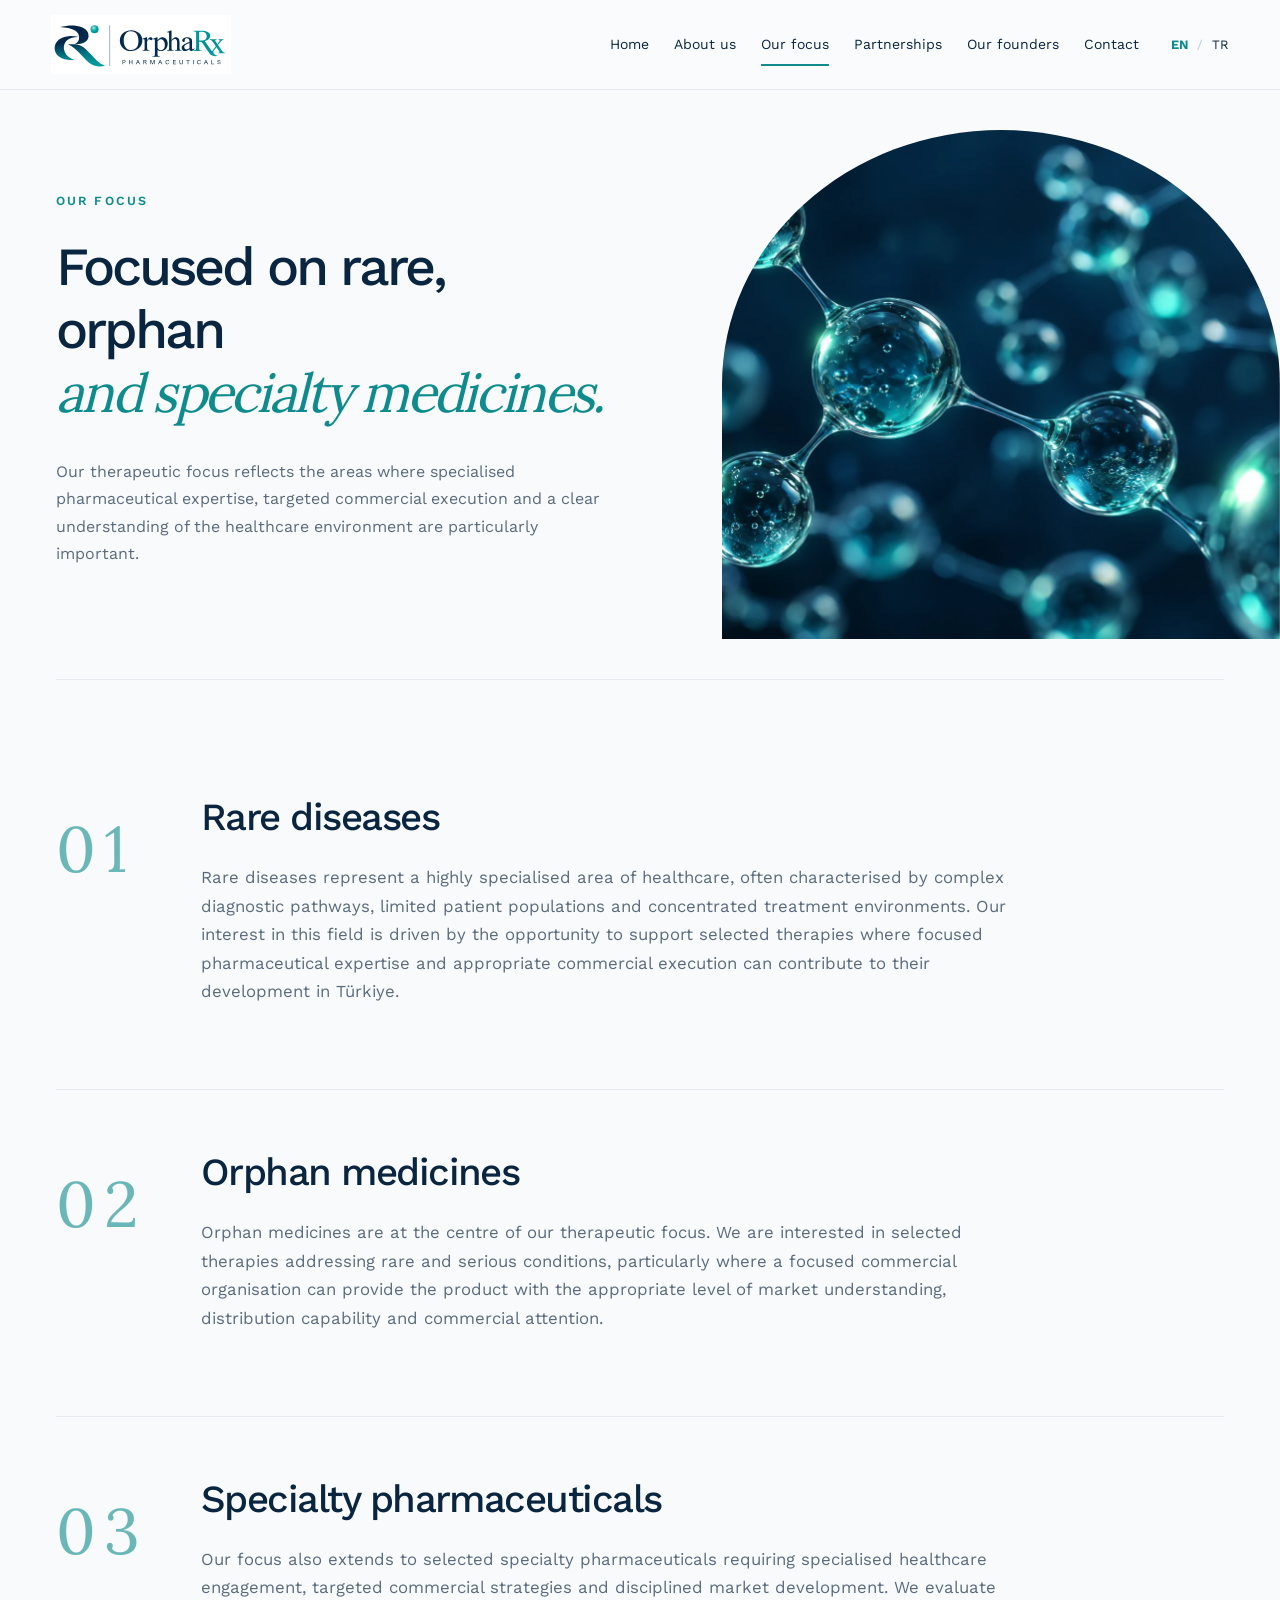
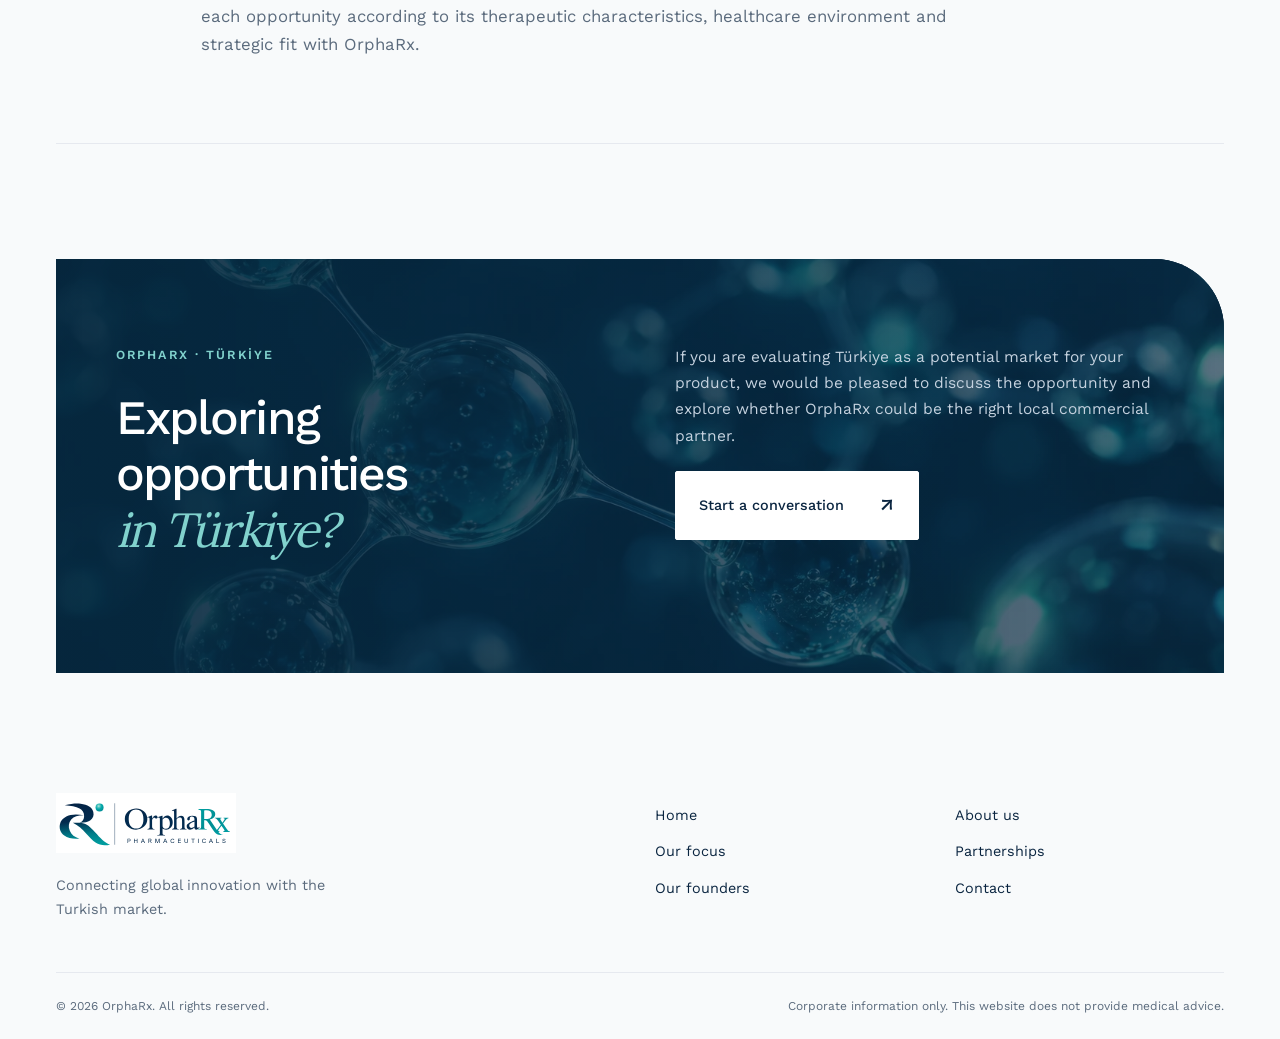
<file: focus.html>
<!doctype html><html lang="en"><head><meta charset="utf-8"><meta name="viewport" content="width=device-width, initial-scale=1"><title>Our focus | OrphaRx</title><meta name="description" content="OrphaRx is a specialised pharmaceutical company focused on rare diseases, orphan medicines and specialty pharmaceuticals, with a dedicated focus on the Turkish market."><meta name="theme-color" content="#0A2540"><link rel="stylesheet" href="styles.css?v=visual-4"><link rel="stylesheet" href="visual.css?v=visual-4"><link rel="alternate" hreflang="tr" href="tr/focus.html"><script src="assets/libphonenumber-max.js" defer></script><script src="phone.js?v=visual-4" defer></script><script src="app.js?v=visual-4" defer></script><script src="motion.js?v=visual-4" defer></script></head><body class="page-focus"><a class="skip" href="#main">Skip to content</a><header class="site-header"><a class="brand" href="index.html" aria-label="OrphaRx — Home"><img src="assets/logo.svg" width="2048" height="682" alt="OrphaRx Pharmaceuticals"></a><button class="menu-toggle" aria-expanded="false" aria-controls="main-nav">Menu <span aria-hidden="true">☰</span></button><nav id="main-nav" aria-label="Main navigation"><a href="index.html">Home</a><a href="about.html">About us</a><a href="focus.html" aria-current="page">Our focus</a><a href="partnerships.html">Partnerships</a><a href="founders.html">Our founders</a><a href="contact.html">Contact</a></nav><div class="languages" aria-label="Language"><a href="focus.html" lang="en" aria-current="true">EN</a><span>/</span><a href="tr/focus.html" lang="tr">TR</a></div></header><main id="main"><section class="page-head wrap"><div class="page-head-image"><img src="assets/science.webp" alt="" width="1536" height="1024"></div><span class="eyebrow">Our focus</span><h1>Focused on rare, orphan<br><em>and specialty medicines.</em></h1><p class="lead">Our therapeutic focus reflects the areas where specialised pharmaceutical expertise, targeted commercial execution and a clear understanding of the healthcare environment are particularly important.</p></section><section class="wrap section focus-details"><article id="area-0" class="focus-detail"><span class="index">01</span><div><h2>Rare diseases</h2><p>Rare diseases represent a highly specialised area of healthcare, often characterised by complex diagnostic pathways, limited patient populations and concentrated treatment environments. Our interest in this field is driven by the opportunity to support selected therapies where focused pharmaceutical expertise and appropriate commercial execution can contribute to their development in Türkiye.</p></div></article><article id="area-1" class="focus-detail"><span class="index">02</span><div><h2>Orphan medicines</h2><p>Orphan medicines are at the centre of our therapeutic focus. We are interested in selected therapies addressing rare and serious conditions, particularly where a focused commercial organisation can provide the product with the appropriate level of market understanding, distribution capability and commercial attention.</p></div></article><article id="area-2" class="focus-detail"><span class="index">03</span><div><h2>Specialty pharmaceuticals</h2><p>Our focus also extends to selected specialty pharmaceuticals requiring specialised healthcare engagement, targeted commercial strategies and disciplined market development. We evaluate each opportunity according to its therapeutic characteristics, healthcare environment and strategic fit with OrphaRx.</p></div></article></section><section class="cta wrap"><div><span class="eyebrow">ORPHARX · TÜRKİYE</span><h2>Exploring opportunities<br><em>in Türkiye?</em></h2></div><div><p>If you are evaluating Türkiye as a potential market for your product, we would be pleased to discuss the opportunity and explore whether OrphaRx could be the right local commercial partner.</p><a class="button light" href="contact.html">Start a conversation<span aria-hidden="true">↗</span></a></div></section></main><footer class="site-footer wrap"><div><a class="brand" href="index.html"><img src="assets/logo.svg" width="2048" height="682" alt="OrphaRx Pharmaceuticals"></a><p>Connecting global innovation with the Turkish market.</p></div><div class="footer-links"><a href="index.html">Home</a><a href="about.html">About us</a><a href="focus.html" aria-current="page">Our focus</a><a href="partnerships.html">Partnerships</a><a href="founders.html">Our founders</a><a href="contact.html">Contact</a></div><div class="footer-bottom"><span>© 2026 OrphaRx. All rights reserved.</span><span>Corporate information only. This website does not provide medical advice.</span></div></footer><script type="application/json" id="site-config">{"sent": "Your enquiry has been accepted for delivery. Thank you for contacting OrphaRx.", "error": "Your message could not be sent. Your entries are preserved. Please use the email option below.", "sending": "Sending…", "submit": "Submit enquiry", "draftStatus": "An email draft was requested in your email application. Your message has not been sent automatically.", "formStatus": "Automatic delivery is not active in this preview. You can prepare an email using the button below.", "deliveryEnabled": false}</script></body></html>
</file>
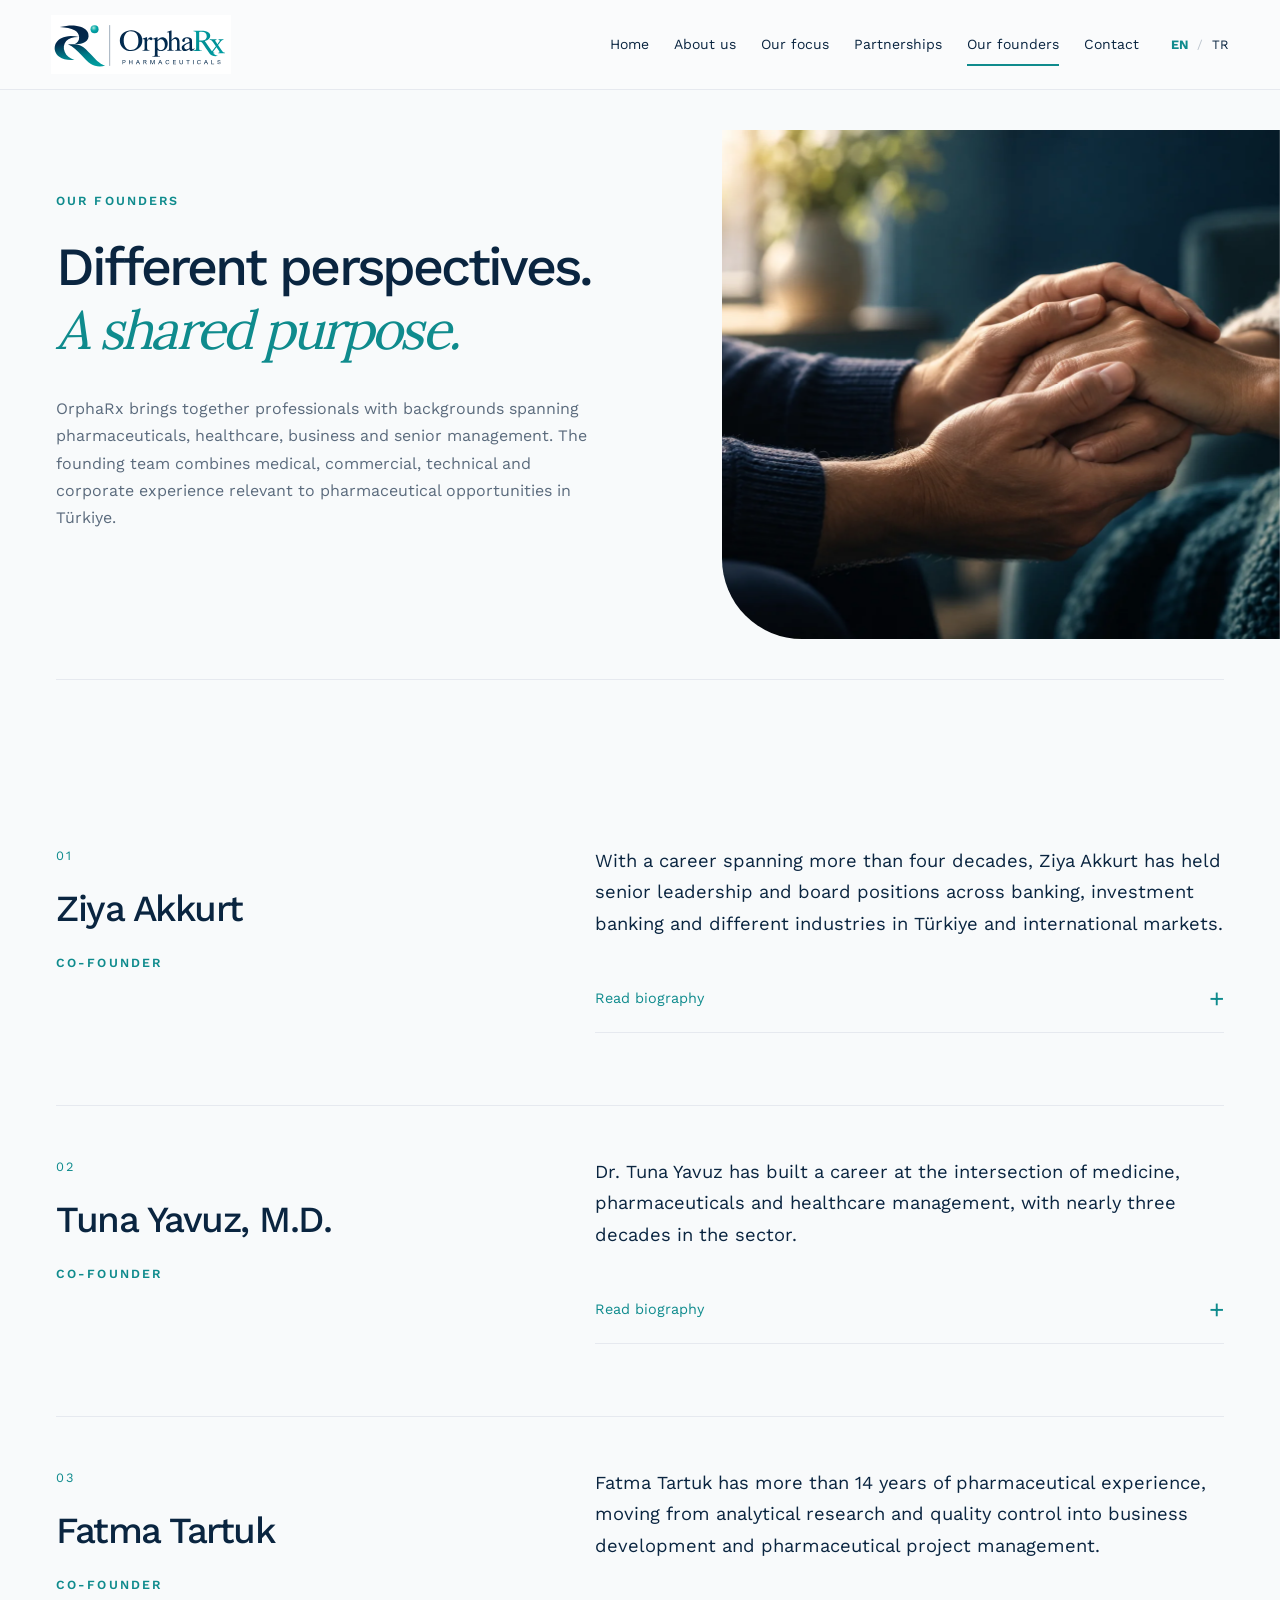
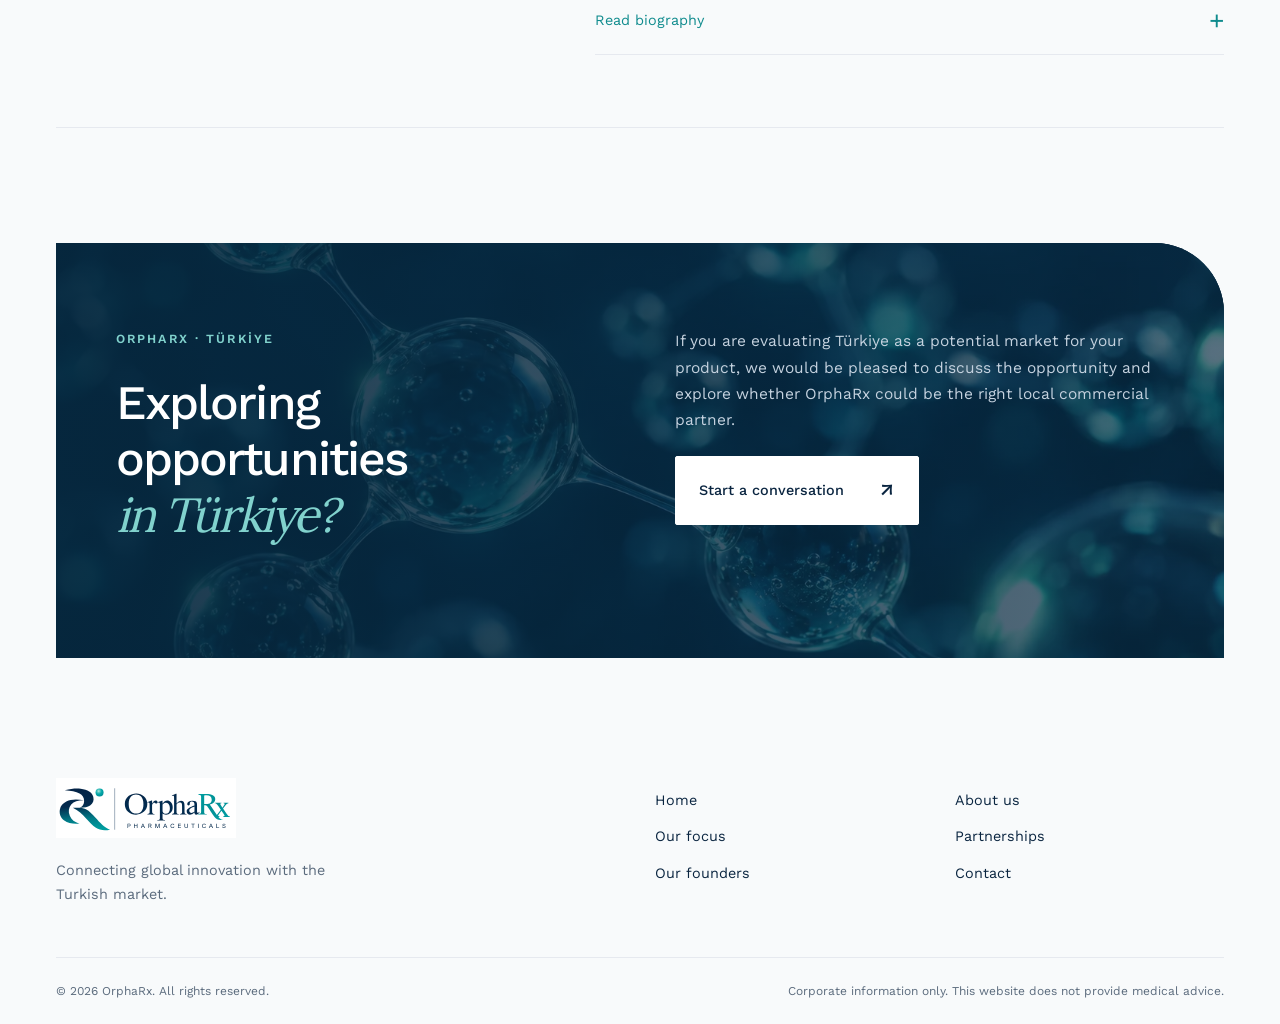
<file: founders.html>
<!doctype html><html lang="en"><head><meta charset="utf-8"><meta name="viewport" content="width=device-width, initial-scale=1"><title>Our founders | OrphaRx</title><meta name="description" content="OrphaRx is a specialised pharmaceutical company focused on rare diseases, orphan medicines and specialty pharmaceuticals, with a dedicated focus on the Turkish market."><meta name="theme-color" content="#0A2540"><link rel="stylesheet" href="styles.css?v=visual-4"><link rel="stylesheet" href="visual.css?v=visual-4"><link rel="alternate" hreflang="tr" href="tr/founders.html"><script src="assets/libphonenumber-max.js" defer></script><script src="phone.js?v=visual-4" defer></script><script src="app.js?v=visual-4" defer></script><script src="motion.js?v=visual-4" defer></script></head><body class="page-founders"><a class="skip" href="#main">Skip to content</a><header class="site-header"><a class="brand" href="index.html" aria-label="OrphaRx — Home"><img src="assets/logo.svg" width="2048" height="682" alt="OrphaRx Pharmaceuticals"></a><button class="menu-toggle" aria-expanded="false" aria-controls="main-nav">Menu <span aria-hidden="true">☰</span></button><nav id="main-nav" aria-label="Main navigation"><a href="index.html">Home</a><a href="about.html">About us</a><a href="focus.html">Our focus</a><a href="partnerships.html">Partnerships</a><a href="founders.html" aria-current="page">Our founders</a><a href="contact.html">Contact</a></nav><div class="languages" aria-label="Language"><a href="founders.html" lang="en" aria-current="true">EN</a><span>/</span><a href="tr/founders.html" lang="tr">TR</a></div></header><main id="main"><section class="page-head wrap"><div class="page-head-image"><img src="assets/human.webp" alt="" width="1536" height="1024"></div><span class="eyebrow">Our founders</span><h1>Different perspectives.<br><em>A shared purpose.</em></h1><p class="lead">OrphaRx brings together professionals with backgrounds spanning pharmaceuticals, healthcare, business and senior management. The founding team combines medical, commercial, technical and corporate experience relevant to pharmaceutical opportunities in Türkiye.</p></section><section class="wrap section founders"><article class="founder"><div class="founder-name"><span class="index">01</span><h2>Ziya Akkurt</h2><span class="eyebrow">Co-Founder</span></div><div><p class="bio-lead">With a career spanning more than four decades, Ziya Akkurt has held senior leadership and board positions across banking, investment banking and different industries in Türkiye and international markets.</p><details><summary>Read biography<span aria-hidden="true">+</span></summary><p>He began his banking career in 1983, progressing through senior positions at leading Turkish and international banks and serving as Chief Executive Officer of a prominent Turkish bank. His international responsibilities later included executive and board positions within Akbank subsidiaries in Germany, Malta, the Netherlands and the United Arab Emirates.</p><p>Since 2012, he has been Chairman of the Board of Nurol Investment Bank. His wider career includes senior management and board positions in manufacturing and other industries. In 2018–2019, he also served as a Board Member in an IFC-related project in Saudi Arabia.</p><p>For OrphaRx, this background provides a senior corporate perspective across strategic decision-making, governance and international business.</p></details></div></article><article class="founder"><div class="founder-name"><span class="index">02</span><h2>Tuna Yavuz, M.D.</h2><span class="eyebrow">Co-Founder</span></div><div><p class="bio-lead">Dr. Tuna Yavuz has built a career at the intersection of medicine, pharmaceuticals and healthcare management, with nearly three decades in the sector.</p><details><summary>Read biography<span aria-hidden="true">+</span></summary><p>Following his graduation from Hacettepe University Faculty of Medicine, he pursued further studies in monoclonal antibodies at the University of Manchester in the United Kingdom. His pharmaceutical career began at Sanofi Pasteur, where he served as Medical and Marketing Director.</p><p>He subsequently moved into senior management roles at Abdi İbrahim, with responsibilities in specialty pharmaceuticals, before becoming General Manager of AI Otsuka. His career also includes senior positions at Danone Türkiye and Onfarma.</p><p>This combination of medical training, pharmaceutical experience and commercial management forms an important part of the perspective he brings to OrphaRx and its assessment of opportunities in Türkiye.</p></details></div></article><article class="founder"><div class="founder-name"><span class="index">03</span><h2>Fatma Tartuk</h2><span class="eyebrow">Co-Founder</span></div><div><p class="bio-lead">Fatma Tartuk has more than 14 years of pharmaceutical experience, moving from analytical research and quality control into business development and pharmaceutical project management.</p><details><summary>Read biography<span aria-hidden="true">+</span></summary><p>Her technical background includes analytical method development, validation, stability studies and CTD documentation. In business development, her work has covered product development, licensing, technology transfer, contract manufacturing and commercial launch planning.</p><p>She has worked across the pharmaceutical product lifecycle, coordinating activities involving R&amp;D, regulatory, manufacturing and commercial functions. Her experience also includes TÜBİTAK-funded R&amp;D projects and CMO coordination.</p><p>At OrphaRx, this combination of technical and business development experience is applied to the evaluation and development of niche and orphan pharmaceutical opportunities for the Turkish market.</p><p></p></details></div></article></section><section class="cta wrap"><div><span class="eyebrow">ORPHARX · TÜRKİYE</span><h2>Exploring opportunities<br><em>in Türkiye?</em></h2></div><div><p>If you are evaluating Türkiye as a potential market for your product, we would be pleased to discuss the opportunity and explore whether OrphaRx could be the right local commercial partner.</p><a class="button light" href="contact.html">Start a conversation<span aria-hidden="true">↗</span></a></div></section></main><footer class="site-footer wrap"><div><a class="brand" href="index.html"><img src="assets/logo.svg" width="2048" height="682" alt="OrphaRx Pharmaceuticals"></a><p>Connecting global innovation with the Turkish market.</p></div><div class="footer-links"><a href="index.html">Home</a><a href="about.html">About us</a><a href="focus.html">Our focus</a><a href="partnerships.html">Partnerships</a><a href="founders.html" aria-current="page">Our founders</a><a href="contact.html">Contact</a></div><div class="footer-bottom"><span>© 2026 OrphaRx. All rights reserved.</span><span>Corporate information only. This website does not provide medical advice.</span></div></footer><script type="application/json" id="site-config">{"sent": "Your enquiry has been accepted for delivery. Thank you for contacting OrphaRx.", "error": "Your message could not be sent. Your entries are preserved. Please use the email option below.", "sending": "Sending…", "submit": "Submit enquiry", "draftStatus": "An email draft was requested in your email application. Your message has not been sent automatically.", "formStatus": "Automatic delivery is not active in this preview. You can prepare an email using the button below.", "deliveryEnabled": false}</script></body></html>
</file>
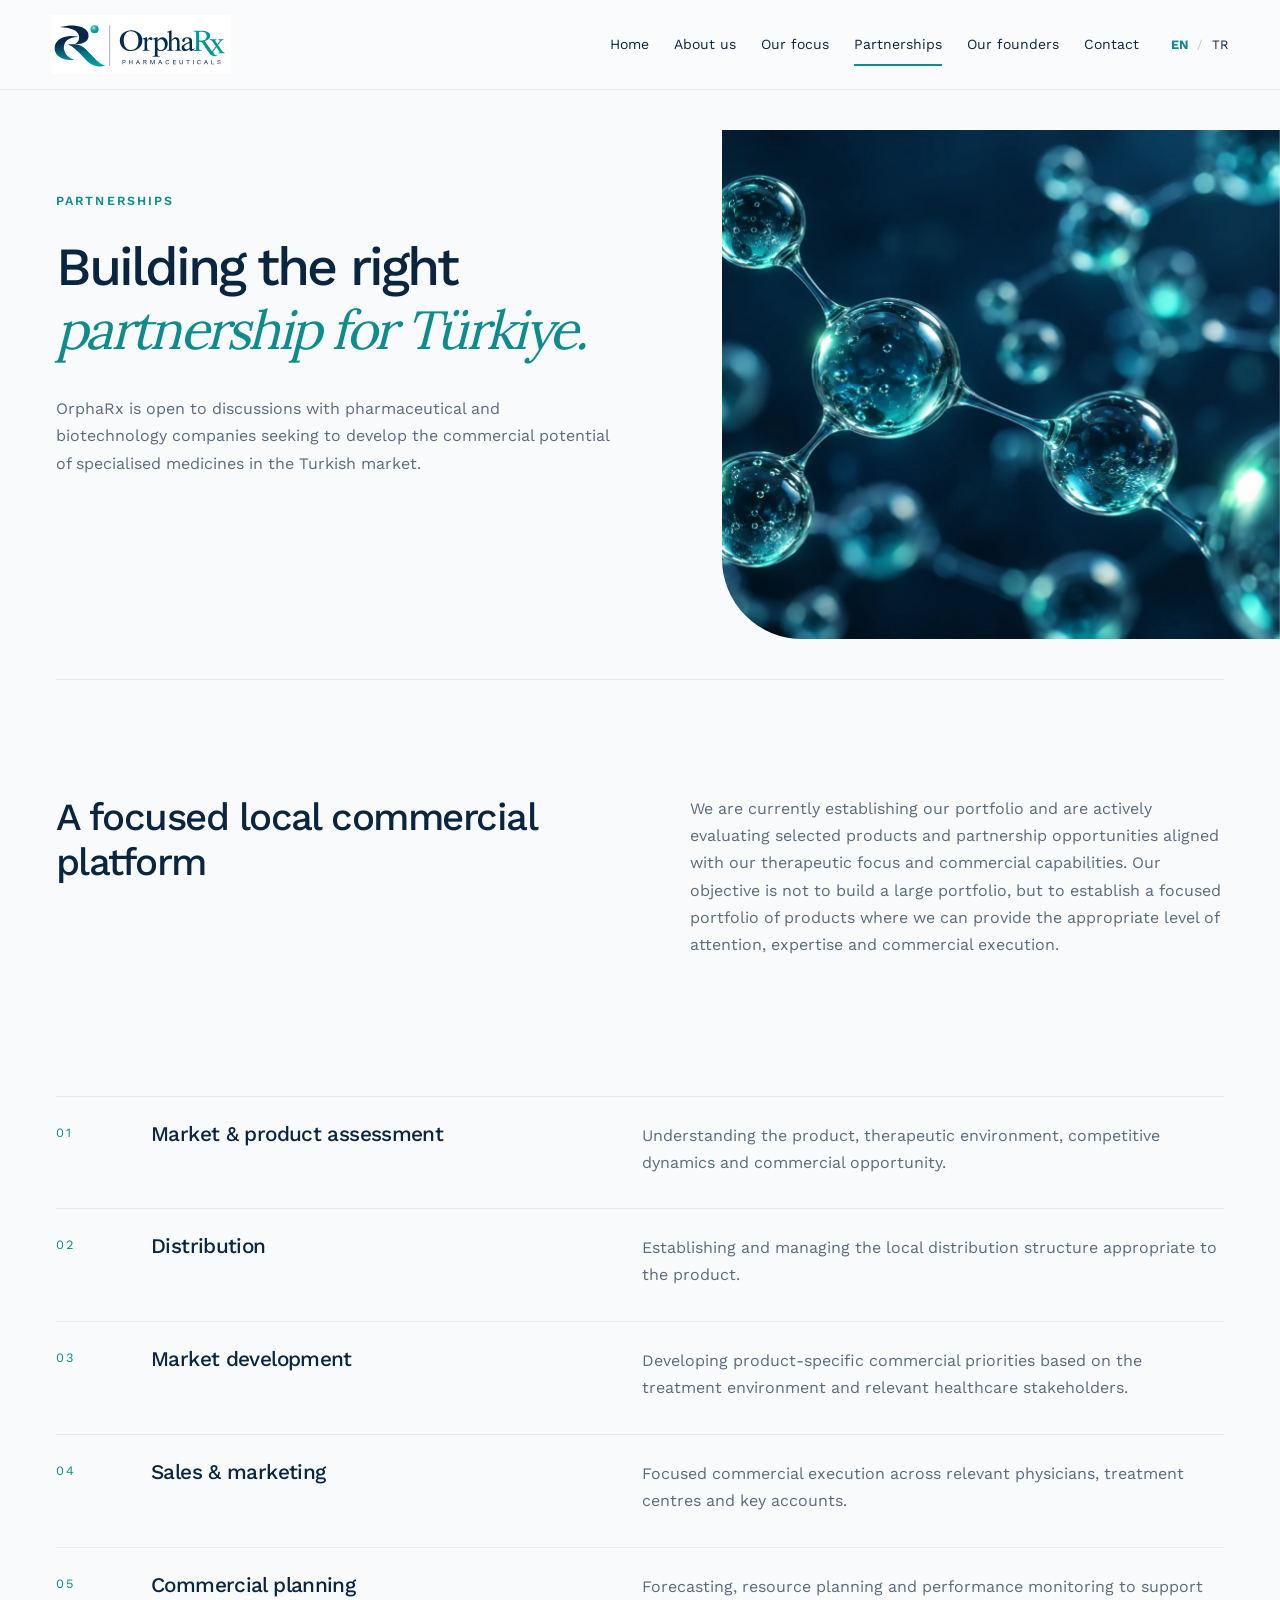
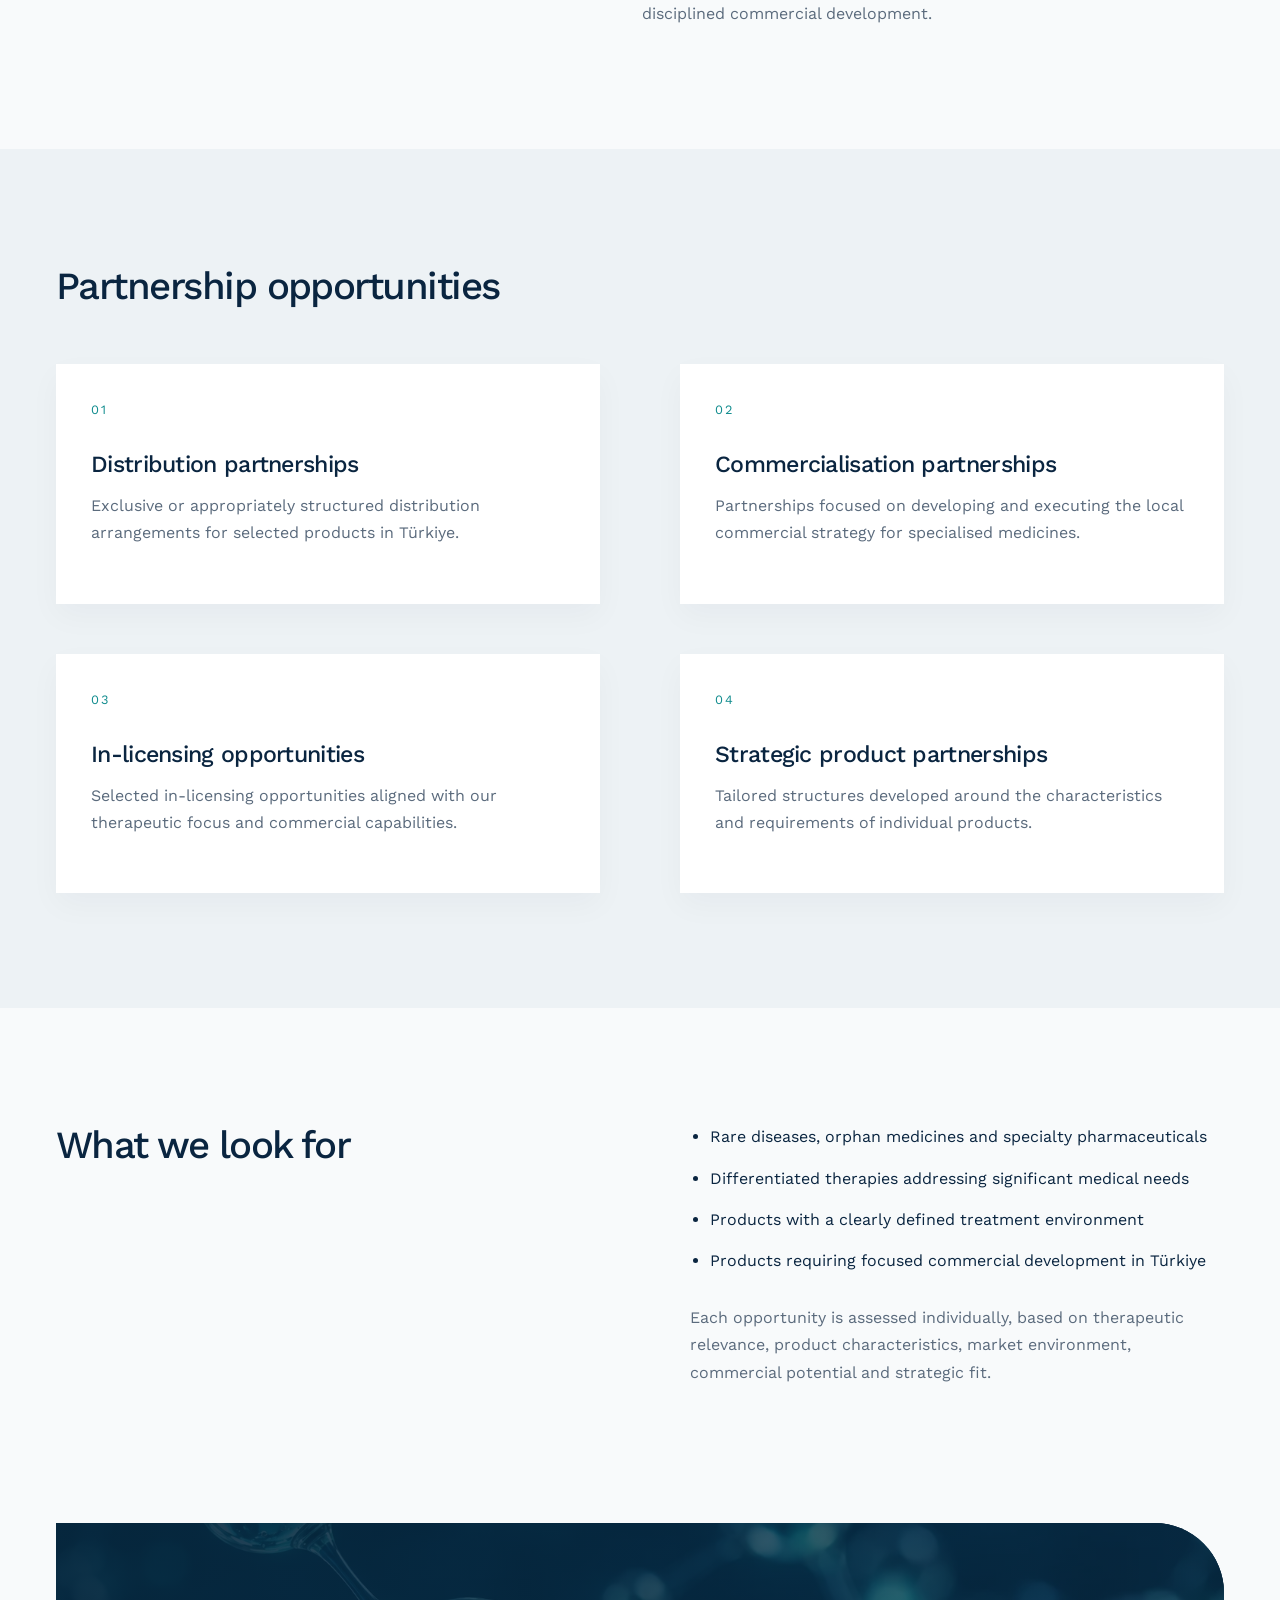
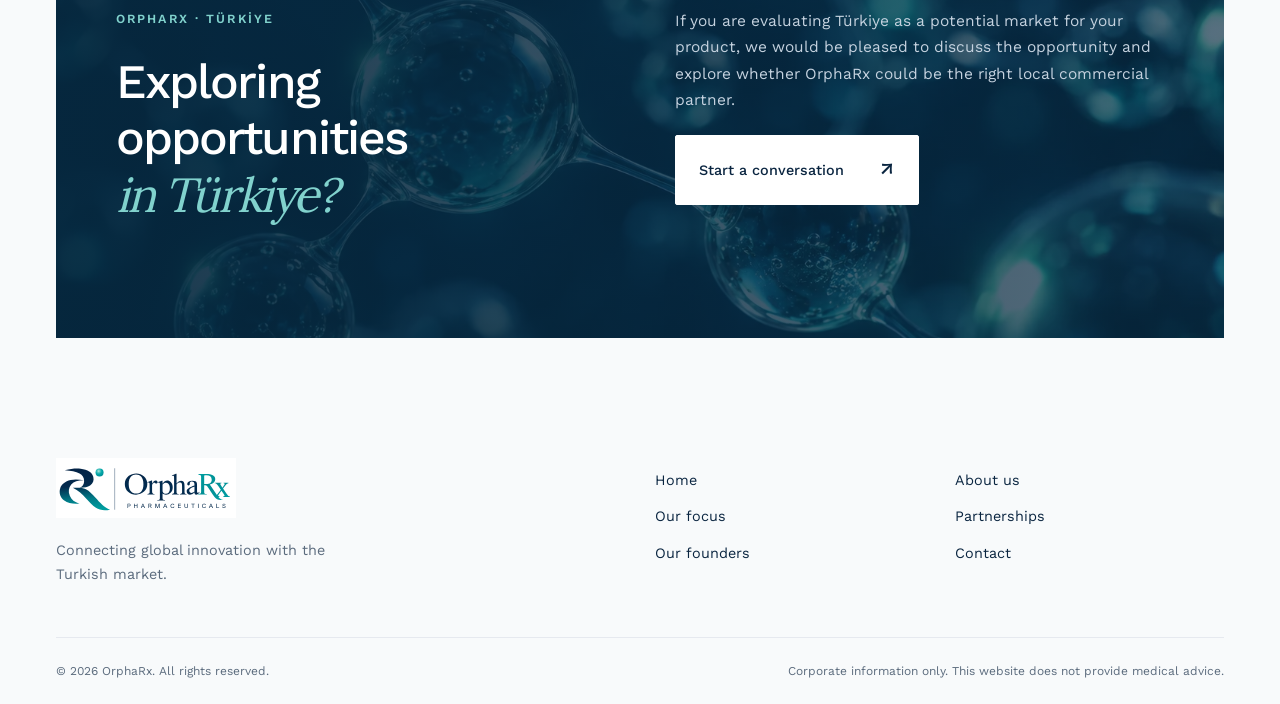
<file: partnerships.html>
<!doctype html><html lang="en"><head><meta charset="utf-8"><meta name="viewport" content="width=device-width, initial-scale=1"><title>Partnerships | OrphaRx</title><meta name="description" content="OrphaRx is a specialised pharmaceutical company focused on rare diseases, orphan medicines and specialty pharmaceuticals, with a dedicated focus on the Turkish market."><meta name="theme-color" content="#0A2540"><link rel="stylesheet" href="styles.css?v=visual-4"><link rel="stylesheet" href="visual.css?v=visual-4"><link rel="alternate" hreflang="tr" href="tr/partnerships.html"><script src="assets/libphonenumber-max.js" defer></script><script src="phone.js?v=visual-4" defer></script><script src="app.js?v=visual-4" defer></script><script src="motion.js?v=visual-4" defer></script></head><body class="page-partnerships"><a class="skip" href="#main">Skip to content</a><header class="site-header"><a class="brand" href="index.html" aria-label="OrphaRx — Home"><img src="assets/logo.svg" width="2048" height="682" alt="OrphaRx Pharmaceuticals"></a><button class="menu-toggle" aria-expanded="false" aria-controls="main-nav">Menu <span aria-hidden="true">☰</span></button><nav id="main-nav" aria-label="Main navigation"><a href="index.html">Home</a><a href="about.html">About us</a><a href="focus.html">Our focus</a><a href="partnerships.html" aria-current="page">Partnerships</a><a href="founders.html">Our founders</a><a href="contact.html">Contact</a></nav><div class="languages" aria-label="Language"><a href="partnerships.html" lang="en" aria-current="true">EN</a><span>/</span><a href="tr/partnerships.html" lang="tr">TR</a></div></header><main id="main"><section class="page-head wrap"><div class="page-head-image"><img src="assets/science.webp" alt="" width="1536" height="1024"></div><span class="eyebrow">Partnerships</span><h1>Building the right<br><em>partnership for Türkiye.</em></h1><p class="lead">OrphaRx is open to discussions with pharmaceutical and biotechnology companies seeking to develop the commercial potential of specialised medicines in the Turkish market.</p></section><section class="wrap section split"><h2>A focused local commercial platform</h2><p>We are currently establishing our portfolio and are actively evaluating selected products and partnership opportunities aligned with our therapeutic focus and commercial capabilities. Our objective is not to build a large portfolio, but to establish a focused portfolio of products where we can provide the appropriate level of attention, expertise and commercial execution.</p></section><section class="wrap rows"><article class="detail-row"><span class="index">01</span><h3>Market & product assessment</h3><p>Understanding the product, therapeutic environment, competitive dynamics and commercial opportunity.</p></article><article class="detail-row"><span class="index">02</span><h3>Distribution</h3><p>Establishing and managing the local distribution structure appropriate to the product.</p></article><article class="detail-row"><span class="index">03</span><h3>Market development</h3><p>Developing product-specific commercial priorities based on the treatment environment and relevant healthcare stakeholders.</p></article><article class="detail-row"><span class="index">04</span><h3>Sales & marketing</h3><p>Focused commercial execution across relevant physicians, treatment centres and key accounts.</p></article><article class="detail-row"><span class="index">05</span><h3>Commercial planning</h3><p>Forecasting, resource planning and performance monitoring to support disciplined commercial development.</p></article></section><section class="soft"><div class="wrap section"><h2>Partnership opportunities</h2><div class="op-grid"><article><span class="index">01</span><h3>Distribution partnerships</h3><p>Exclusive or appropriately structured distribution arrangements for selected products in Türkiye.</p></article><article><span class="index">02</span><h3>Commercialisation partnerships</h3><p>Partnerships focused on developing and executing the local commercial strategy for specialised medicines.</p></article><article><span class="index">03</span><h3>In-licensing opportunities</h3><p>Selected in-licensing opportunities aligned with our therapeutic focus and commercial capabilities.</p></article><article><span class="index">04</span><h3>Strategic product partnerships</h3><p>Tailored structures developed around the characteristics and requirements of individual products.</p></article></div></div></section><section class="wrap section split"><h2>What we look for</h2><div><ul class="look-list"><li>Rare diseases, orphan medicines and specialty pharmaceuticals</li><li>Differentiated therapies addressing significant medical needs</li><li>Products with a clearly defined treatment environment</li><li>Products requiring focused commercial development in Türkiye</li></ul><p>Each opportunity is assessed individually, based on therapeutic relevance, product characteristics, market environment, commercial potential and strategic fit.</p></div></section><section class="cta wrap"><div><span class="eyebrow">ORPHARX · TÜRKİYE</span><h2>Exploring opportunities<br><em>in Türkiye?</em></h2></div><div><p>If you are evaluating Türkiye as a potential market for your product, we would be pleased to discuss the opportunity and explore whether OrphaRx could be the right local commercial partner.</p><a class="button light" href="contact.html">Start a conversation<span aria-hidden="true">↗</span></a></div></section></main><footer class="site-footer wrap"><div><a class="brand" href="index.html"><img src="assets/logo.svg" width="2048" height="682" alt="OrphaRx Pharmaceuticals"></a><p>Connecting global innovation with the Turkish market.</p></div><div class="footer-links"><a href="index.html">Home</a><a href="about.html">About us</a><a href="focus.html">Our focus</a><a href="partnerships.html" aria-current="page">Partnerships</a><a href="founders.html">Our founders</a><a href="contact.html">Contact</a></div><div class="footer-bottom"><span>© 2026 OrphaRx. All rights reserved.</span><span>Corporate information only. This website does not provide medical advice.</span></div></footer><script type="application/json" id="site-config">{"sent": "Your enquiry has been accepted for delivery. Thank you for contacting OrphaRx.", "error": "Your message could not be sent. Your entries are preserved. Please use the email option below.", "sending": "Sending…", "submit": "Submit enquiry", "draftStatus": "An email draft was requested in your email application. Your message has not been sent automatically.", "formStatus": "Automatic delivery is not active in this preview. You can prepare an email using the button below.", "deliveryEnabled": false}</script></body></html>
</file>
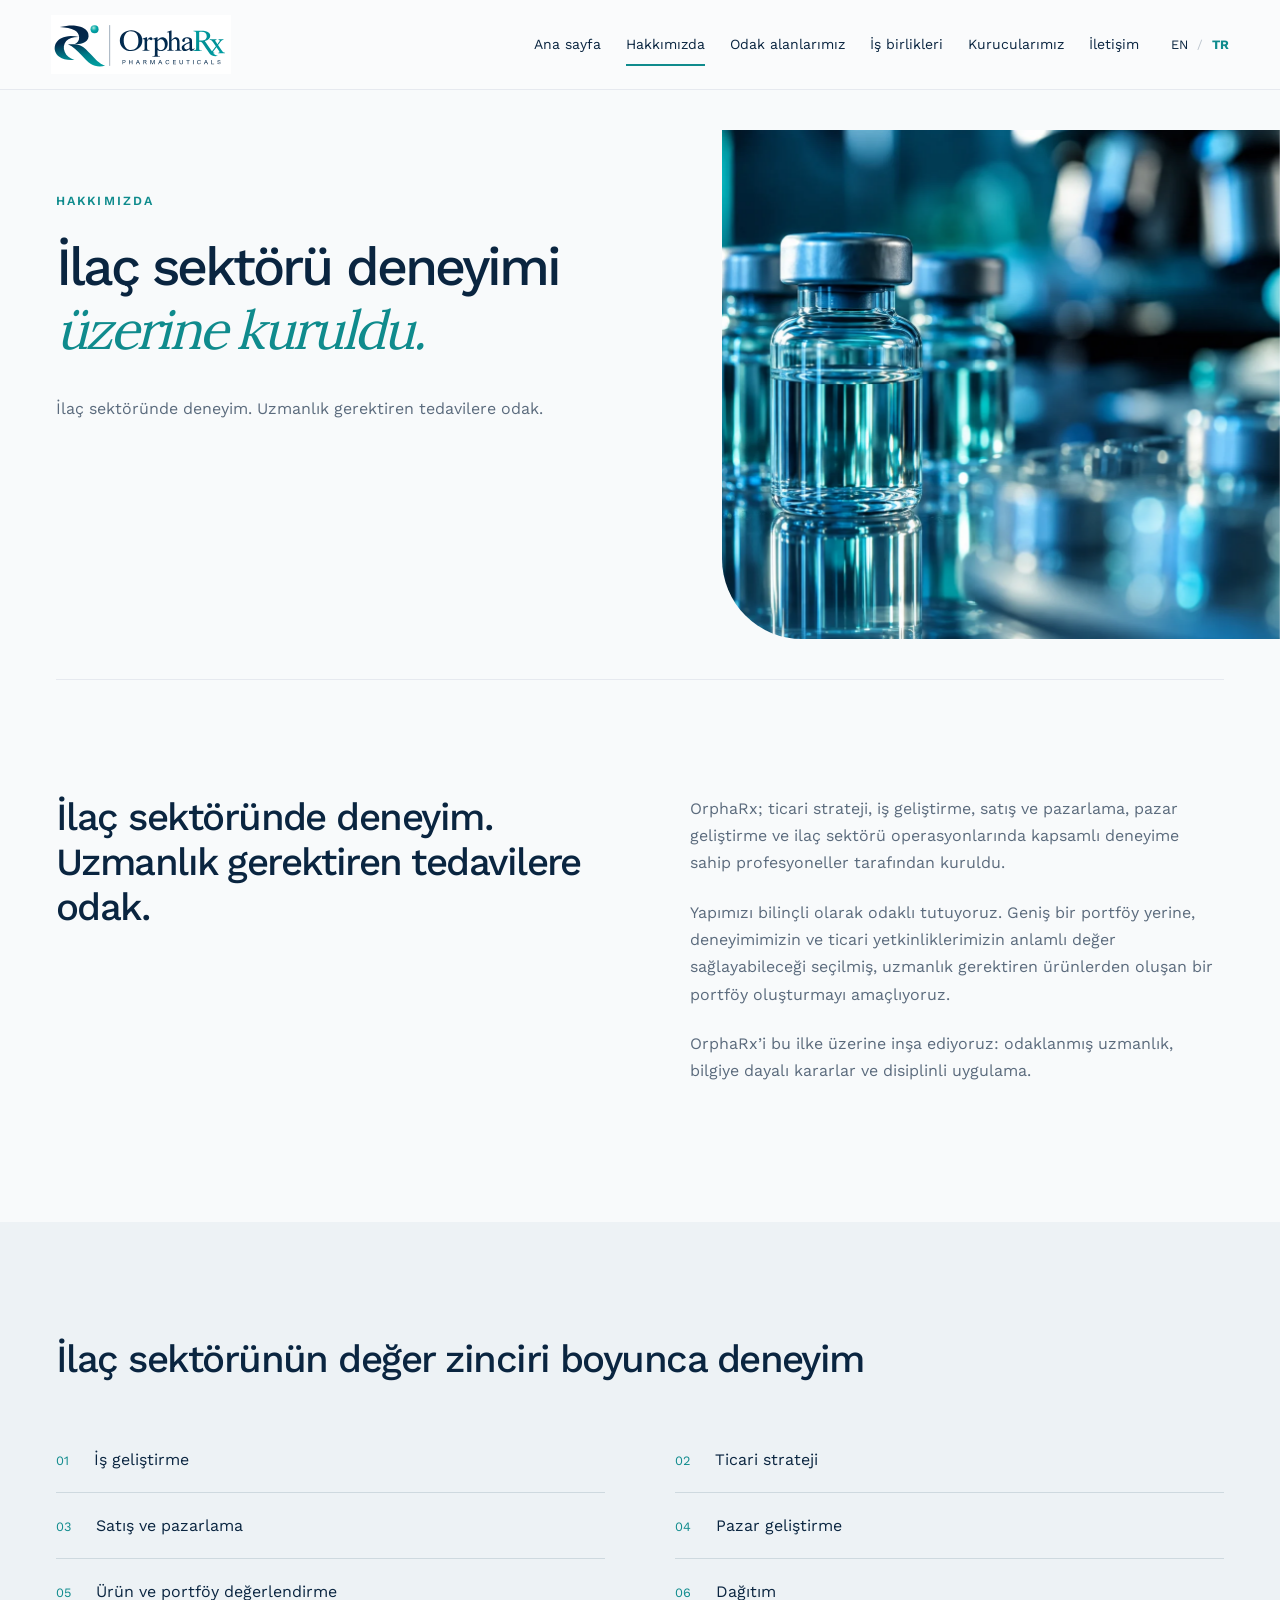
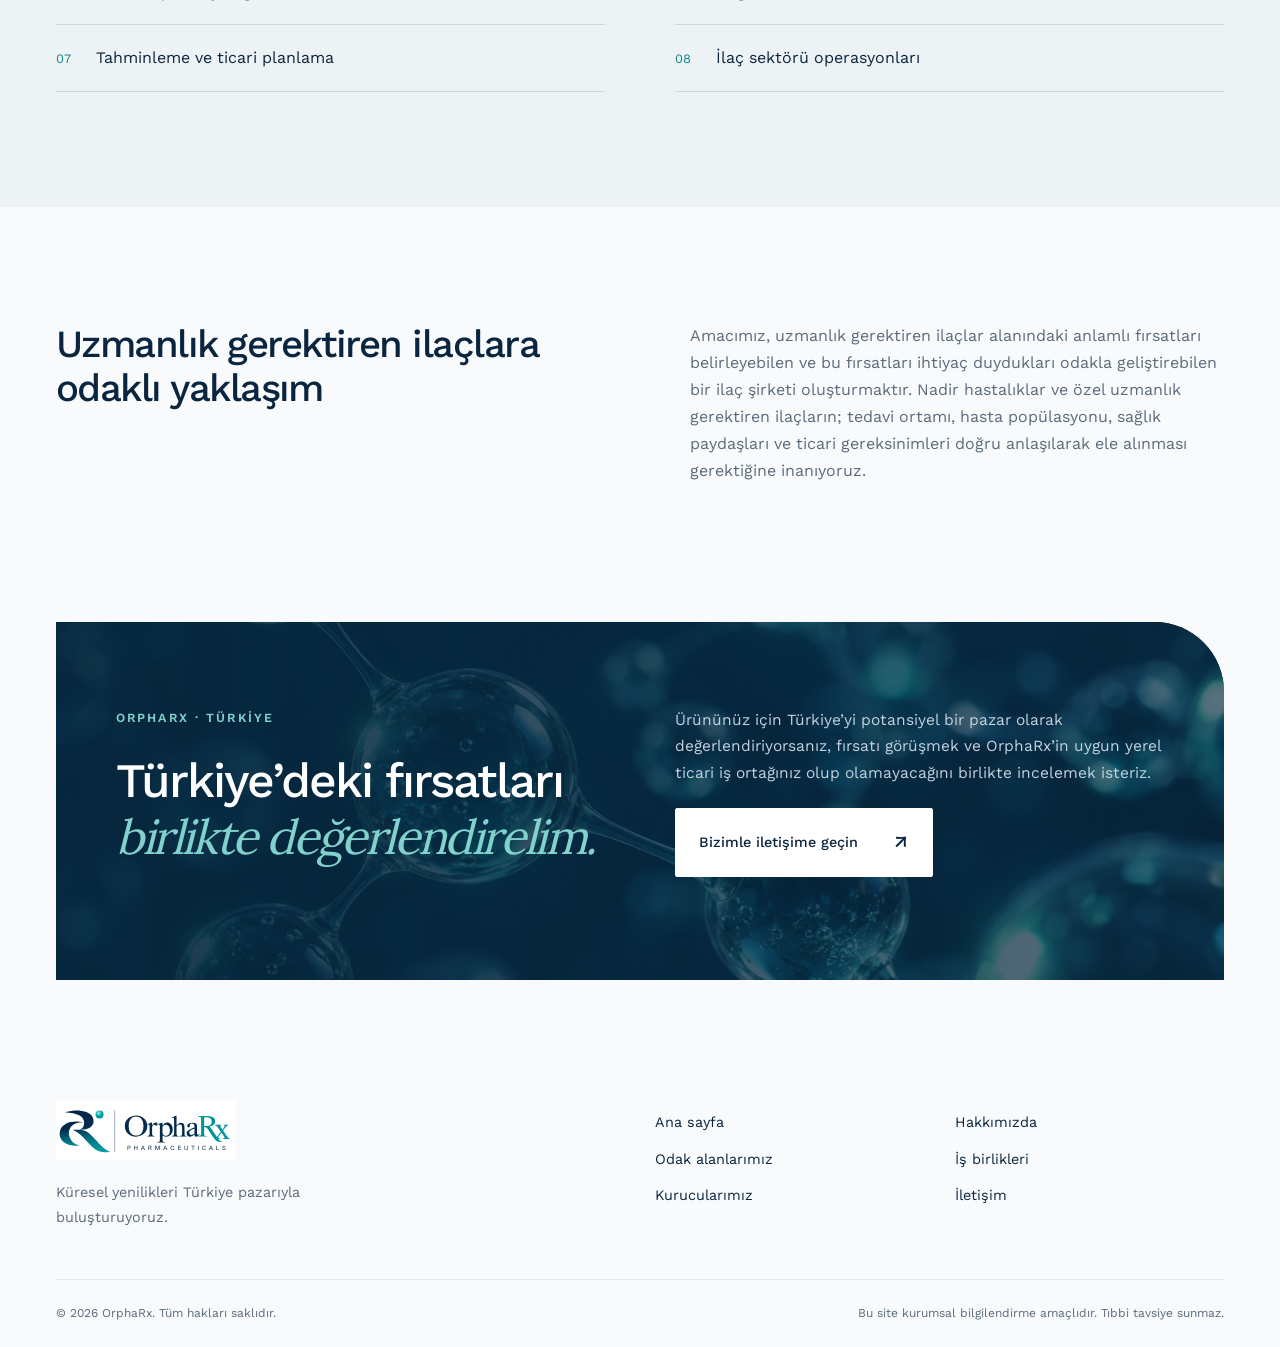
<file: tr/about.html>
<!doctype html><html lang="tr"><head><meta charset="utf-8"><meta name="viewport" content="width=device-width, initial-scale=1"><title>Hakkımızda | OrphaRx</title><meta name="description" content="OrphaRx, Türkiye pazarında nadir hastalıklar, yetim ilaçlar ve özel uzmanlık gerektiren farmasötik ürünlere odaklanan bir ilaç şirketidir."><meta name="theme-color" content="#0A2540"><link rel="stylesheet" href="../styles.css?v=visual-4"><link rel="stylesheet" href="../visual.css?v=visual-4"><link rel="alternate" hreflang="en" href="../about.html"><script src="../assets/libphonenumber-max.js" defer></script><script src="../phone.js?v=visual-4" defer></script><script src="../app.js?v=visual-4" defer></script><script src="../motion.js?v=visual-4" defer></script></head><body class="page-about"><a class="skip" href="#main">İçeriğe geç</a><header class="site-header"><a class="brand" href="index.html" aria-label="OrphaRx — Ana sayfa"><img src="../assets/logo.svg" width="2048" height="682" alt="OrphaRx Pharmaceuticals"></a><button class="menu-toggle" aria-expanded="false" aria-controls="main-nav">Menü <span aria-hidden="true">☰</span></button><nav id="main-nav" aria-label="Ana gezinme"><a href="index.html">Ana sayfa</a><a href="about.html" aria-current="page">Hakkımızda</a><a href="focus.html">Odak alanlarımız</a><a href="partnerships.html">İş birlikleri</a><a href="founders.html">Kurucularımız</a><a href="contact.html">İletişim</a></nav><div class="languages" aria-label="Language"><a href="../about.html" lang="en">EN</a><span>/</span><a href="about.html" lang="tr" aria-current="true">TR</a></div></header><main id="main"><section class="page-head wrap"><div class="page-head-image"><img src="../assets/research.webp" alt="" width="1536" height="1024"></div><span class="eyebrow">Hakkımızda</span><h1>İlaç sektörü deneyimi<br><em>üzerine kuruldu.</em></h1><p class="lead">İlaç sektöründe deneyim. Uzmanlık gerektiren tedavilere odak.</p></section><section class="wrap section split"><h2>İlaç sektöründe deneyim. Uzmanlık gerektiren tedavilere odak.</h2><div><p>OrphaRx; ticari strateji, iş geliştirme, satış ve pazarlama, pazar geliştirme ve ilaç sektörü operasyonlarında kapsamlı deneyime sahip profesyoneller tarafından kuruldu.</p><p>Yapımızı bilinçli olarak odaklı tutuyoruz. Geniş bir portföy yerine, deneyimimizin ve ticari yetkinliklerimizin anlamlı değer sağlayabileceği seçilmiş, uzmanlık gerektiren ürünlerden oluşan bir portföy oluşturmayı amaçlıyoruz.</p><p>OrphaRx’i bu ilke üzerine inşa ediyoruz: odaklanmış uzmanlık, bilgiye dayalı kararlar ve disiplinli uygulama.</p></div></section><section class="soft"><div class="wrap section"><h2>İlaç sektörünün değer zinciri boyunca deneyim</h2><div class="expertise"><div><span>01</span>İş geliştirme</div><div><span>02</span>Ticari strateji</div><div><span>03</span>Satış ve pazarlama</div><div><span>04</span>Pazar geliştirme</div><div><span>05</span>Ürün ve portföy değerlendirme</div><div><span>06</span>Dağıtım</div><div><span>07</span>Tahminleme ve ticari planlama</div><div><span>08</span>İlaç sektörü operasyonları</div></div></div></section><section class="wrap section split"><h2>Uzmanlık gerektiren ilaçlara odaklı yaklaşım</h2><p>Amacımız, uzmanlık gerektiren ilaçlar alanındaki anlamlı fırsatları belirleyebilen ve bu fırsatları ihtiyaç duydukları odakla geliştirebilen bir ilaç şirketi oluşturmaktır. Nadir hastalıklar ve özel uzmanlık gerektiren ilaçların; tedavi ortamı, hasta popülasyonu, sağlık paydaşları ve ticari gereksinimleri doğru anlaşılarak ele alınması gerektiğine inanıyoruz.</p></section><section class="cta wrap"><div><span class="eyebrow">ORPHARX · TÜRKİYE</span><h2>Türkiye’deki fırsatları<br><em>birlikte değerlendirelim.</em></h2></div><div><p>Ürününüz için Türkiye’yi potansiyel bir pazar olarak değerlendiriyorsanız, fırsatı görüşmek ve OrphaRx’in uygun yerel ticari iş ortağınız olup olamayacağını birlikte incelemek isteriz.</p><a class="button light" href="contact.html">Bizimle iletişime geçin<span aria-hidden="true">↗</span></a></div></section></main><footer class="site-footer wrap"><div><a class="brand" href="index.html"><img src="../assets/logo.svg" width="2048" height="682" alt="OrphaRx Pharmaceuticals"></a><p>Küresel yenilikleri Türkiye pazarıyla buluşturuyoruz.</p></div><div class="footer-links"><a href="index.html">Ana sayfa</a><a href="about.html" aria-current="page">Hakkımızda</a><a href="focus.html">Odak alanlarımız</a><a href="partnerships.html">İş birlikleri</a><a href="founders.html">Kurucularımız</a><a href="contact.html">İletişim</a></div><div class="footer-bottom"><span>© 2026 OrphaRx. Tüm hakları saklıdır.</span><span>Bu site kurumsal bilgilendirme amaçlıdır. Tıbbi tavsiye sunmaz.</span></div></footer><script type="application/json" id="site-config">{"sent": "Mesajınız gönderilmek üzere kabul edildi. OrphaRx ile iletişime geçtiğiniz için teşekkür ederiz.", "error": "Mesajınız gönderilemedi. Yazdıklarınız korunuyor. Aşağıdaki e-posta seçeneğini kullanabilirsiniz.", "sending": "Gönderiliyor…", "submit": "Mesajı gönder", "draftStatus": "E-posta uygulamanızda taslak açılması istendi. Mesajınız otomatik olarak gönderilmedi.", "formStatus": "Bu ön izlemede otomatik gönderim henüz etkin değil. Aşağıdaki düğmeyle bir e-posta hazırlayabilirsiniz.", "deliveryEnabled": false}</script></body></html>
</file>
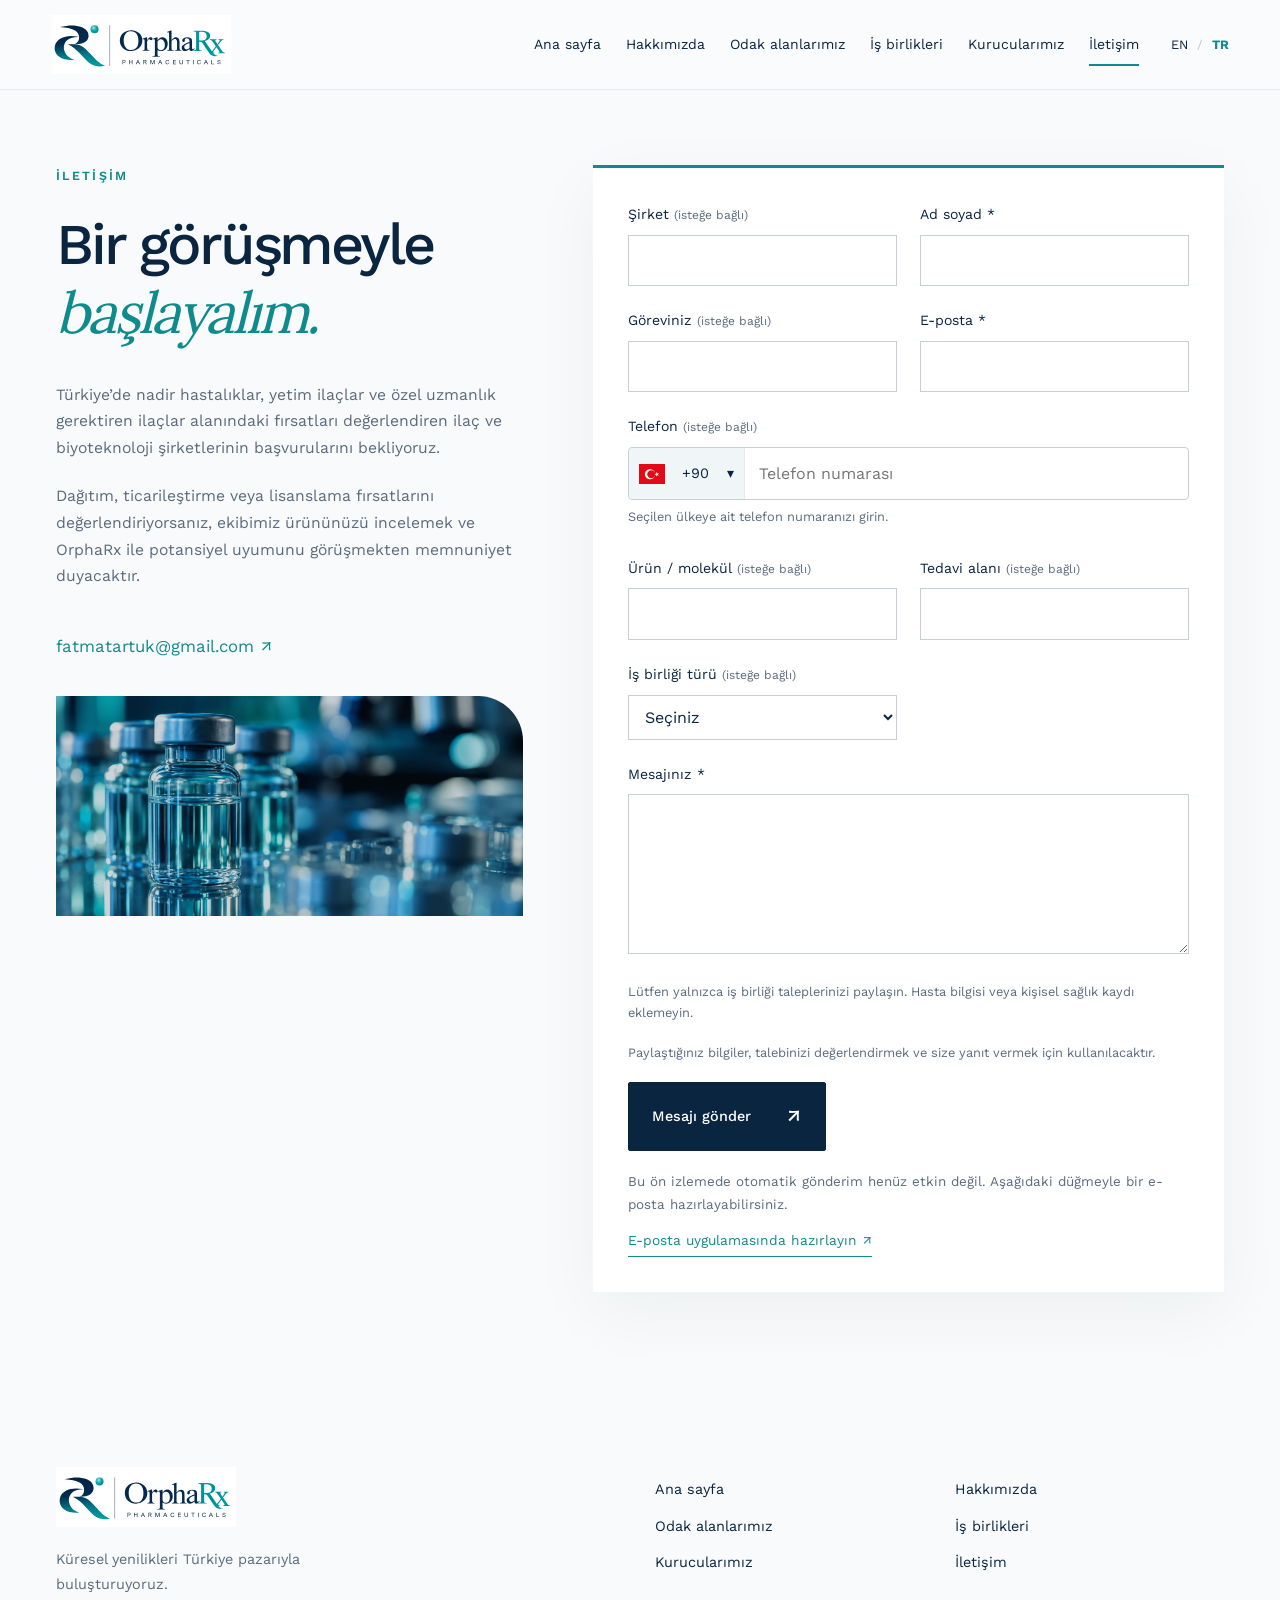
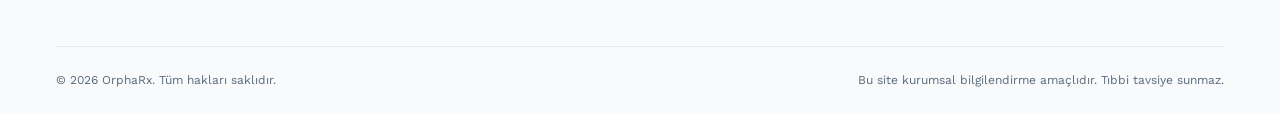
<file: tr/contact.html>
<!doctype html><html lang="tr"><head><meta charset="utf-8"><meta name="viewport" content="width=device-width, initial-scale=1"><title>İletişim | OrphaRx</title><meta name="description" content="OrphaRx, Türkiye pazarında nadir hastalıklar, yetim ilaçlar ve özel uzmanlık gerektiren farmasötik ürünlere odaklanan bir ilaç şirketidir."><meta name="theme-color" content="#0A2540"><link rel="stylesheet" href="../styles.css?v=visual-4"><link rel="stylesheet" href="../visual.css?v=visual-4"><link rel="alternate" hreflang="en" href="../contact.html"><script src="../assets/libphonenumber-max.js" defer></script><script src="../phone.js?v=visual-4" defer></script><script src="../app.js?v=visual-4" defer></script><script src="../motion.js?v=visual-4" defer></script></head><body class="page-contact"><a class="skip" href="#main">İçeriğe geç</a><header class="site-header"><a class="brand" href="index.html" aria-label="OrphaRx — Ana sayfa"><img src="../assets/logo.svg" width="2048" height="682" alt="OrphaRx Pharmaceuticals"></a><button class="menu-toggle" aria-expanded="false" aria-controls="main-nav">Menü <span aria-hidden="true">☰</span></button><nav id="main-nav" aria-label="Ana gezinme"><a href="index.html">Ana sayfa</a><a href="about.html">Hakkımızda</a><a href="focus.html">Odak alanlarımız</a><a href="partnerships.html">İş birlikleri</a><a href="founders.html">Kurucularımız</a><a href="contact.html" aria-current="page">İletişim</a></nav><div class="languages" aria-label="Language"><a href="../contact.html" lang="en">EN</a><span>/</span><a href="contact.html" lang="tr" aria-current="true">TR</a></div></header><main id="main"><section class="wrap section contact-layout"><div class="contact-copy"><span class="eyebrow">İletişim</span><h1>Bir görüşmeyle<br><em>başlayalım.</em></h1><p>Türkiye’de nadir hastalıklar, yetim ilaçlar ve özel uzmanlık gerektiren ilaçlar alanındaki fırsatları değerlendiren ilaç ve biyoteknoloji şirketlerinin başvurularını bekliyoruz.</p><p>Dağıtım, ticarileştirme veya lisanslama fırsatlarını değerlendiriyorsanız, ekibimiz ürününüzü incelemek ve OrphaRx ile potansiyel uyumunu görüşmekten memnuniyet duyacaktır.</p><a class="email-link" href="mailto:fatmatartuk@gmail.com">fatmatartuk@gmail.com ↗</a></div><form id="contact-form" action="../api/contact.php" method="post"><div class="form-grid"><div class="field "><label for="company">Şirket <span>(isteğe bağlı)</span></label><input id="company" name="company" type="text" autocomplete="organization" maxlength="250"></div><div class="field "><label for="name">Ad soyad *</label><input id="name" name="name" type="text" autocomplete="name" maxlength="250" required></div><div class="field "><label for="position">Göreviniz <span>(isteğe bağlı)</span></label><input id="position" name="position" type="text" autocomplete="organization-title" maxlength="250"></div><div class="field "><label for="email">E-posta *</label><input id="email" name="email" type="email" autocomplete="email" maxlength="250" required></div><div class="field full"><label for="phone">Telefon <span>(isteğe bağlı)</span></label><div class="phone-control"><details class="country-picker"><summary aria-label="Ülke seçin"><img id="phone-flag" src="../assets/flags/tr.svg" alt=""><span id="phone-code">+90</span><span aria-hidden="true">▾</span></summary><div class="country-options" id="phone-countries"></div></details><select hidden id="phone-country" name="phone_country" aria-label="Ülke"><option value="TR">Türkiye (+90)</option></select><input id="phone" name="phone" type="tel" autocomplete="tel-national" inputmode="tel" maxlength="40" aria-describedby="phone-hint phone-error"></div><small id="phone-hint"></small><small id="phone-error" aria-live="polite"></small></div><div class="field "><label for="product">Ürün / molekül <span>(isteğe bağlı)</span></label><input id="product" name="product" type="text" autocomplete="off" maxlength="250"></div><div class="field "><label for="therapeutic_area">Tedavi alanı <span>(isteğe bağlı)</span></label><input id="therapeutic_area" name="therapeutic_area" type="text" autocomplete="off" maxlength="250"></div><div class="field "><label for="interest">İş birliği türü <span>(isteğe bağlı)</span></label><select id="interest" name="interest"><option value="">Seçiniz</option><option value="Dağıtım iş birlikleri">Dağıtım iş birlikleri</option><option value="Ticarileştirme iş birlikleri">Ticarileştirme iş birlikleri</option><option value="Lisanslama fırsatları">Lisanslama fırsatları</option><option value="Stratejik ürün iş birlikleri">Stratejik ürün iş birlikleri</option></select></div><div class="field full"><label for="message">Mesajınız *</label><textarea id="message" name="message" rows="5" maxlength="5000" required></textarea></div></div><div class="trap" aria-hidden="true"><label>Website<input name="website" tabindex="-1" autocomplete="off"></label></div><p class="form-note">Lütfen yalnızca iş birliği taleplerinizi paylaşın. Hasta bilgisi veya kişisel sağlık kaydı eklemeyin.</p><p class="form-note">Paylaştığınız bilgiler, talebinizi değerlendirmek ve size yanıt vermek için kullanılacaktır.</p><button class="button" type="submit">Mesajı gönder<span aria-hidden="true">↗</span></button><p id="form-status" role="status" aria-live="polite">Bu ön izlemede otomatik gönderim henüz etkin değil. Aşağıdaki düğmeyle bir e-posta hazırlayabilirsiniz.</p><button id="email-draft" class="text-button" type="button">E-posta uygulamasında hazırlayın ↗</button><noscript><p>Bu ön izlemede otomatik gönderim henüz etkin değil. Aşağıdaki düğmeyle bir e-posta hazırlayabilirsiniz.</p><a href="mailto:fatmatartuk@gmail.com">fatmatartuk@gmail.com</a></noscript></form></section></main><footer class="site-footer wrap"><div><a class="brand" href="index.html"><img src="../assets/logo.svg" width="2048" height="682" alt="OrphaRx Pharmaceuticals"></a><p>Küresel yenilikleri Türkiye pazarıyla buluşturuyoruz.</p></div><div class="footer-links"><a href="index.html">Ana sayfa</a><a href="about.html">Hakkımızda</a><a href="focus.html">Odak alanlarımız</a><a href="partnerships.html">İş birlikleri</a><a href="founders.html">Kurucularımız</a><a href="contact.html" aria-current="page">İletişim</a></div><div class="footer-bottom"><span>© 2026 OrphaRx. Tüm hakları saklıdır.</span><span>Bu site kurumsal bilgilendirme amaçlıdır. Tıbbi tavsiye sunmaz.</span></div></footer><script type="application/json" id="site-config">{"sent": "Mesajınız gönderilmek üzere kabul edildi. OrphaRx ile iletişime geçtiğiniz için teşekkür ederiz.", "error": "Mesajınız gönderilemedi. Yazdıklarınız korunuyor. Aşağıdaki e-posta seçeneğini kullanabilirsiniz.", "sending": "Gönderiliyor…", "submit": "Mesajı gönder", "draftStatus": "E-posta uygulamanızda taslak açılması istendi. Mesajınız otomatik olarak gönderilmedi.", "formStatus": "Bu ön izlemede otomatik gönderim henüz etkin değil. Aşağıdaki düğmeyle bir e-posta hazırlayabilirsiniz.", "deliveryEnabled": false}</script></body></html>
</file>
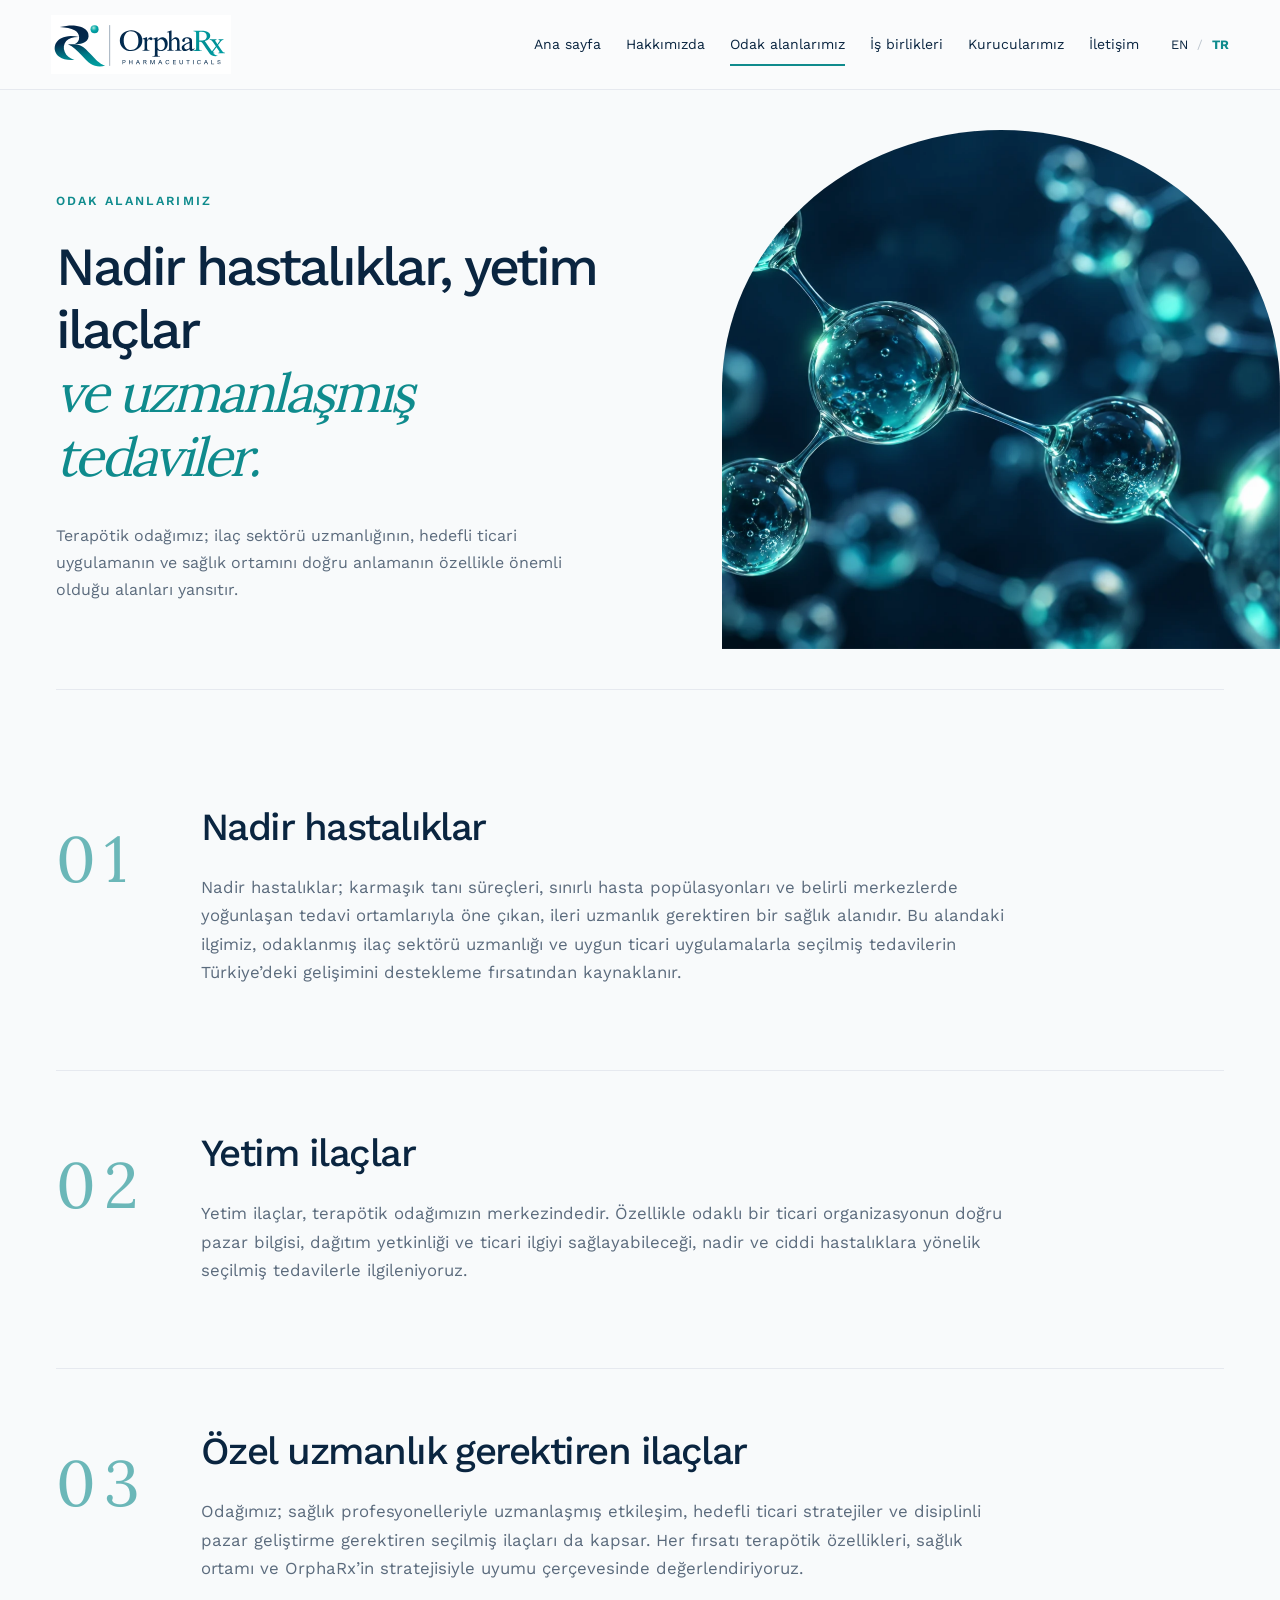
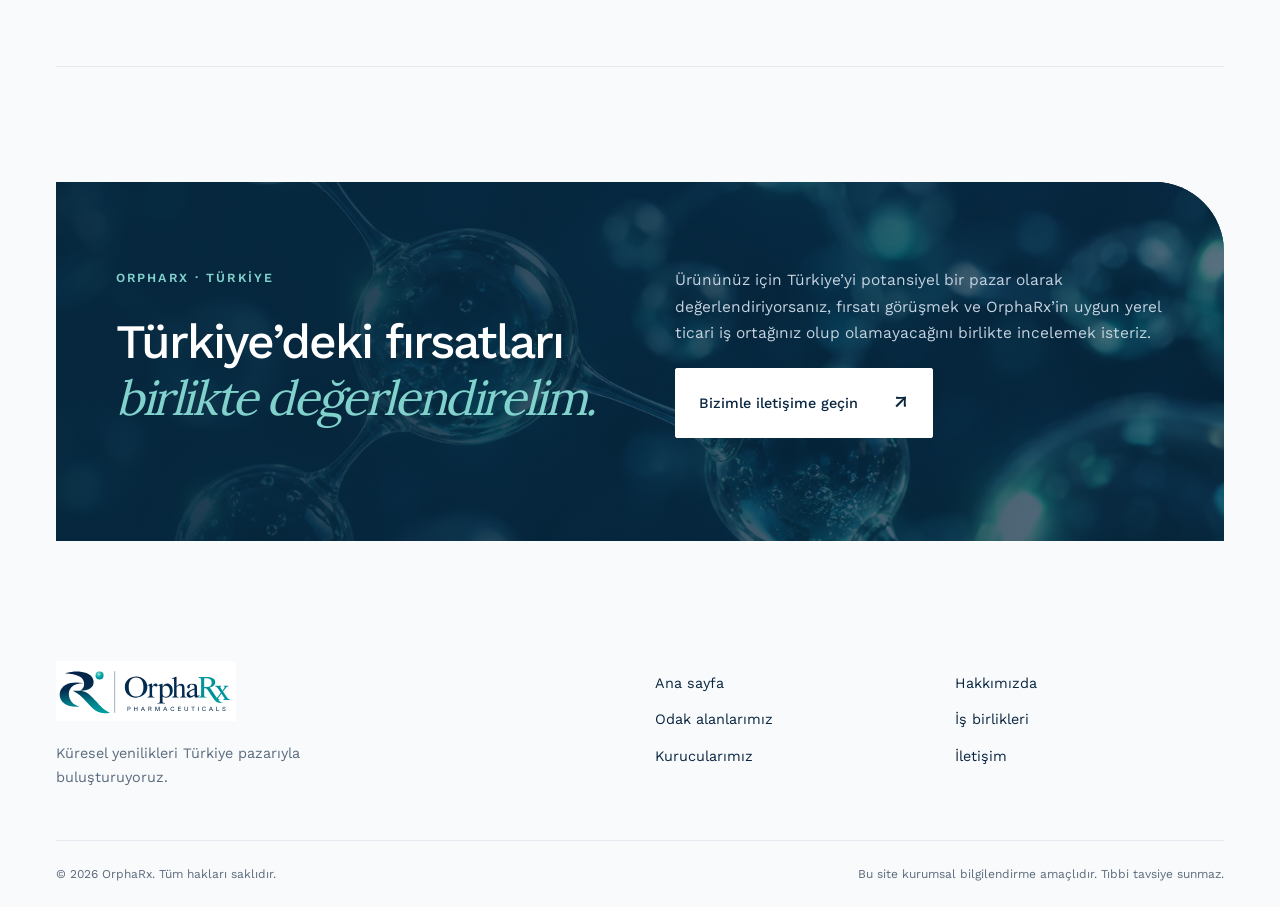
<file: tr/focus.html>
<!doctype html><html lang="tr"><head><meta charset="utf-8"><meta name="viewport" content="width=device-width, initial-scale=1"><title>Odak alanlarımız | OrphaRx</title><meta name="description" content="OrphaRx, Türkiye pazarında nadir hastalıklar, yetim ilaçlar ve özel uzmanlık gerektiren farmasötik ürünlere odaklanan bir ilaç şirketidir."><meta name="theme-color" content="#0A2540"><link rel="stylesheet" href="../styles.css?v=visual-4"><link rel="stylesheet" href="../visual.css?v=visual-4"><link rel="alternate" hreflang="en" href="../focus.html"><script src="../assets/libphonenumber-max.js" defer></script><script src="../phone.js?v=visual-4" defer></script><script src="../app.js?v=visual-4" defer></script><script src="../motion.js?v=visual-4" defer></script></head><body class="page-focus"><a class="skip" href="#main">İçeriğe geç</a><header class="site-header"><a class="brand" href="index.html" aria-label="OrphaRx — Ana sayfa"><img src="../assets/logo.svg" width="2048" height="682" alt="OrphaRx Pharmaceuticals"></a><button class="menu-toggle" aria-expanded="false" aria-controls="main-nav">Menü <span aria-hidden="true">☰</span></button><nav id="main-nav" aria-label="Ana gezinme"><a href="index.html">Ana sayfa</a><a href="about.html">Hakkımızda</a><a href="focus.html" aria-current="page">Odak alanlarımız</a><a href="partnerships.html">İş birlikleri</a><a href="founders.html">Kurucularımız</a><a href="contact.html">İletişim</a></nav><div class="languages" aria-label="Language"><a href="../focus.html" lang="en">EN</a><span>/</span><a href="focus.html" lang="tr" aria-current="true">TR</a></div></header><main id="main"><section class="page-head wrap"><div class="page-head-image"><img src="../assets/science.webp" alt="" width="1536" height="1024"></div><span class="eyebrow">Odak alanlarımız</span><h1>Nadir hastalıklar, yetim ilaçlar<br><em>ve uzmanlaşmış tedaviler.</em></h1><p class="lead">Terapötik odağımız; ilaç sektörü uzmanlığının, hedefli ticari uygulamanın ve sağlık ortamını doğru anlamanın özellikle önemli olduğu alanları yansıtır.</p></section><section class="wrap section focus-details"><article id="area-0" class="focus-detail"><span class="index">01</span><div><h2>Nadir hastalıklar</h2><p>Nadir hastalıklar; karmaşık tanı süreçleri, sınırlı hasta popülasyonları ve belirli merkezlerde yoğunlaşan tedavi ortamlarıyla öne çıkan, ileri uzmanlık gerektiren bir sağlık alanıdır. Bu alandaki ilgimiz, odaklanmış ilaç sektörü uzmanlığı ve uygun ticari uygulamalarla seçilmiş tedavilerin Türkiye’deki gelişimini destekleme fırsatından kaynaklanır.</p></div></article><article id="area-1" class="focus-detail"><span class="index">02</span><div><h2>Yetim ilaçlar</h2><p>Yetim ilaçlar, terapötik odağımızın merkezindedir. Özellikle odaklı bir ticari organizasyonun doğru pazar bilgisi, dağıtım yetkinliği ve ticari ilgiyi sağlayabileceği, nadir ve ciddi hastalıklara yönelik seçilmiş tedavilerle ilgileniyoruz.</p></div></article><article id="area-2" class="focus-detail"><span class="index">03</span><div><h2>Özel uzmanlık gerektiren ilaçlar</h2><p>Odağımız; sağlık profesyonelleriyle uzmanlaşmış etkileşim, hedefli ticari stratejiler ve disiplinli pazar geliştirme gerektiren seçilmiş ilaçları da kapsar. Her fırsatı terapötik özellikleri, sağlık ortamı ve OrphaRx’in stratejisiyle uyumu çerçevesinde değerlendiriyoruz.</p></div></article></section><section class="cta wrap"><div><span class="eyebrow">ORPHARX · TÜRKİYE</span><h2>Türkiye’deki fırsatları<br><em>birlikte değerlendirelim.</em></h2></div><div><p>Ürününüz için Türkiye’yi potansiyel bir pazar olarak değerlendiriyorsanız, fırsatı görüşmek ve OrphaRx’in uygun yerel ticari iş ortağınız olup olamayacağını birlikte incelemek isteriz.</p><a class="button light" href="contact.html">Bizimle iletişime geçin<span aria-hidden="true">↗</span></a></div></section></main><footer class="site-footer wrap"><div><a class="brand" href="index.html"><img src="../assets/logo.svg" width="2048" height="682" alt="OrphaRx Pharmaceuticals"></a><p>Küresel yenilikleri Türkiye pazarıyla buluşturuyoruz.</p></div><div class="footer-links"><a href="index.html">Ana sayfa</a><a href="about.html">Hakkımızda</a><a href="focus.html" aria-current="page">Odak alanlarımız</a><a href="partnerships.html">İş birlikleri</a><a href="founders.html">Kurucularımız</a><a href="contact.html">İletişim</a></div><div class="footer-bottom"><span>© 2026 OrphaRx. Tüm hakları saklıdır.</span><span>Bu site kurumsal bilgilendirme amaçlıdır. Tıbbi tavsiye sunmaz.</span></div></footer><script type="application/json" id="site-config">{"sent": "Mesajınız gönderilmek üzere kabul edildi. OrphaRx ile iletişime geçtiğiniz için teşekkür ederiz.", "error": "Mesajınız gönderilemedi. Yazdıklarınız korunuyor. Aşağıdaki e-posta seçeneğini kullanabilirsiniz.", "sending": "Gönderiliyor…", "submit": "Mesajı gönder", "draftStatus": "E-posta uygulamanızda taslak açılması istendi. Mesajınız otomatik olarak gönderilmedi.", "formStatus": "Bu ön izlemede otomatik gönderim henüz etkin değil. Aşağıdaki düğmeyle bir e-posta hazırlayabilirsiniz.", "deliveryEnabled": false}</script></body></html>
</file>
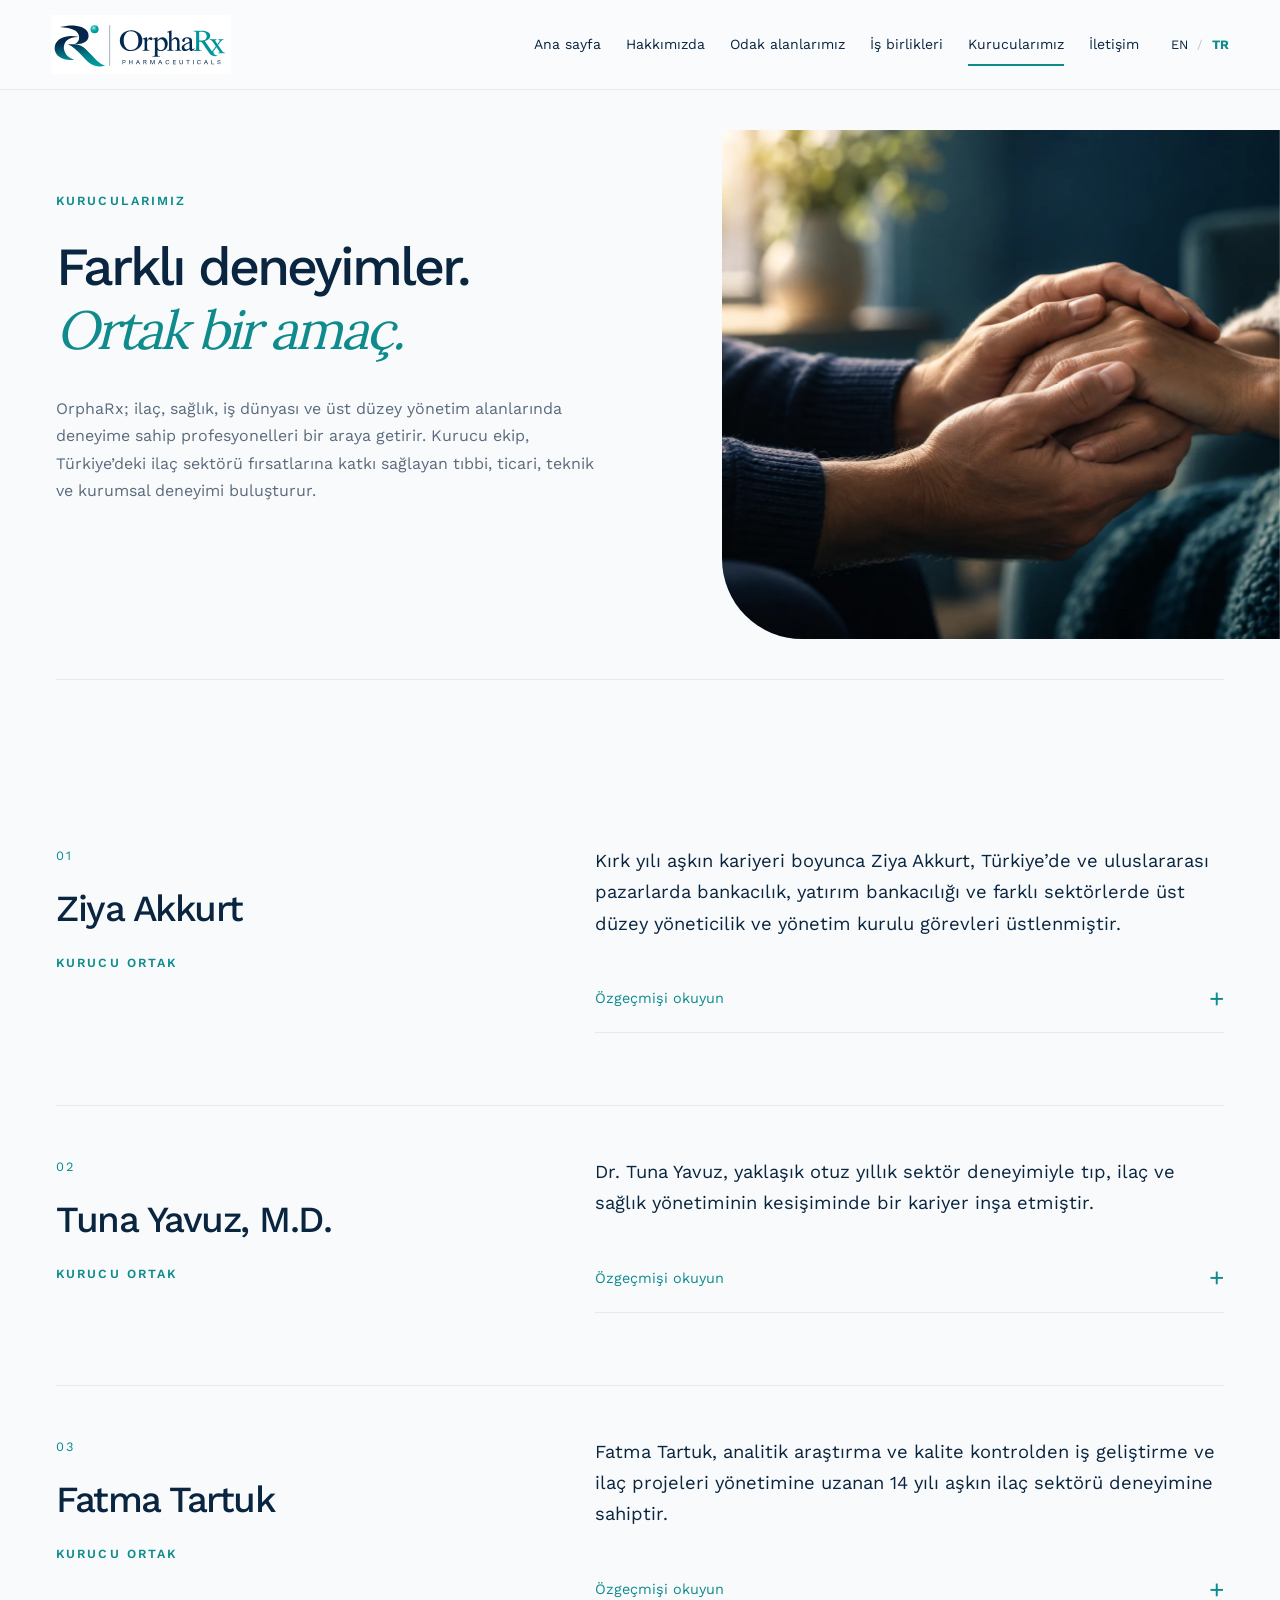
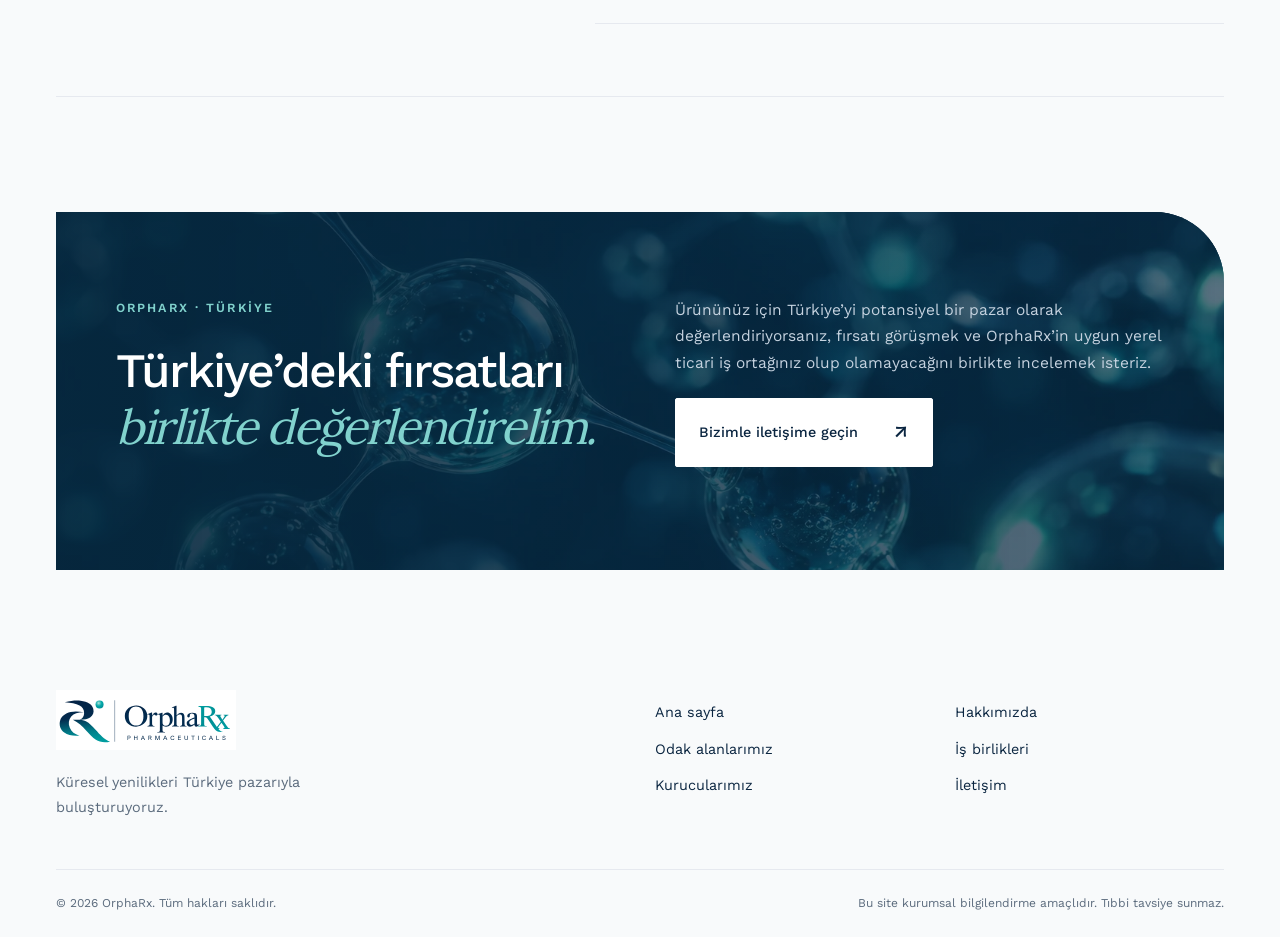
<file: tr/founders.html>
<!doctype html><html lang="tr"><head><meta charset="utf-8"><meta name="viewport" content="width=device-width, initial-scale=1"><title>Kurucularımız | OrphaRx</title><meta name="description" content="OrphaRx, Türkiye pazarında nadir hastalıklar, yetim ilaçlar ve özel uzmanlık gerektiren farmasötik ürünlere odaklanan bir ilaç şirketidir."><meta name="theme-color" content="#0A2540"><link rel="stylesheet" href="../styles.css?v=visual-4"><link rel="stylesheet" href="../visual.css?v=visual-4"><link rel="alternate" hreflang="en" href="../founders.html"><script src="../assets/libphonenumber-max.js" defer></script><script src="../phone.js?v=visual-4" defer></script><script src="../app.js?v=visual-4" defer></script><script src="../motion.js?v=visual-4" defer></script></head><body class="page-founders"><a class="skip" href="#main">İçeriğe geç</a><header class="site-header"><a class="brand" href="index.html" aria-label="OrphaRx — Ana sayfa"><img src="../assets/logo.svg" width="2048" height="682" alt="OrphaRx Pharmaceuticals"></a><button class="menu-toggle" aria-expanded="false" aria-controls="main-nav">Menü <span aria-hidden="true">☰</span></button><nav id="main-nav" aria-label="Ana gezinme"><a href="index.html">Ana sayfa</a><a href="about.html">Hakkımızda</a><a href="focus.html">Odak alanlarımız</a><a href="partnerships.html">İş birlikleri</a><a href="founders.html" aria-current="page">Kurucularımız</a><a href="contact.html">İletişim</a></nav><div class="languages" aria-label="Language"><a href="../founders.html" lang="en">EN</a><span>/</span><a href="founders.html" lang="tr" aria-current="true">TR</a></div></header><main id="main"><section class="page-head wrap"><div class="page-head-image"><img src="../assets/human.webp" alt="" width="1536" height="1024"></div><span class="eyebrow">Kurucularımız</span><h1>Farklı deneyimler.<br><em>Ortak bir amaç.</em></h1><p class="lead">OrphaRx; ilaç, sağlık, iş dünyası ve üst düzey yönetim alanlarında deneyime sahip profesyonelleri bir araya getirir. Kurucu ekip, Türkiye’deki ilaç sektörü fırsatlarına katkı sağlayan tıbbi, ticari, teknik ve kurumsal deneyimi buluşturur.</p></section><section class="wrap section founders"><article class="founder"><div class="founder-name"><span class="index">01</span><h2>Ziya Akkurt</h2><span class="eyebrow">Kurucu Ortak</span></div><div><p class="bio-lead">Kırk yılı aşkın kariyeri boyunca Ziya Akkurt, Türkiye’de ve uluslararası pazarlarda bankacılık, yatırım bankacılığı ve farklı sektörlerde üst düzey yöneticilik ve yönetim kurulu görevleri üstlenmiştir.</p><details><summary>Özgeçmişi okuyun<span aria-hidden="true">+</span></summary><p>Bankacılık kariyerine 1983 yılında başlamış, önde gelen Türk ve uluslararası bankalarda üst düzey görevlerde bulunmuş ve Türkiye’nin önde gelen bankalarından birinin genel müdürlüğünü yürütmüştür. Uluslararası sorumlulukları arasında Akbank’ın Almanya, Malta, Hollanda ve Birleşik Arap Emirlikleri’ndeki iştiraklerinde yönetici ve yönetim kurulu görevleri yer almıştır.</p><p>2012 yılından bu yana Nurol Yatırım Bankası Yönetim Kurulu Başkanıdır. Kariyeri, üretim ve diğer sektörlerde üst düzey yönetim ve yönetim kurulu görevlerini de kapsar. 2018–2019 yıllarında Suudi Arabistan’da IFC bağlantılı bir projede yönetim kurulu üyeliği yapmıştır.</p><p>Bu birikim, OrphaRx’e stratejik karar alma, kurumsal yönetim ve uluslararası iş dünyası alanlarında üst düzey bir bakış açısı kazandırır.</p></details></div></article><article class="founder"><div class="founder-name"><span class="index">02</span><h2>Tuna Yavuz, M.D.</h2><span class="eyebrow">Kurucu Ortak</span></div><div><p class="bio-lead">Dr. Tuna Yavuz, yaklaşık otuz yıllık sektör deneyimiyle tıp, ilaç ve sağlık yönetiminin kesişiminde bir kariyer inşa etmiştir.</p><details><summary>Özgeçmişi okuyun<span aria-hidden="true">+</span></summary><p>Hacettepe Üniversitesi Tıp Fakültesinden mezun olduktan sonra Birleşik Krallık’taki Manchester Üniversitesinde monoklonal antikorlar üzerine çalışmalar yapmıştır. İlaç sektörü kariyerine Sanofi Pasteur’de başlamış ve Medikal ve Pazarlama Direktörü olarak görev almıştır.</p><p>Ardından Abdi İbrahim’de özel uzmanlık gerektiren ilaçlar alanında üst düzey yönetim sorumlulukları üstlenmiş, daha sonra AI Otsuka Genel Müdürü olmuştur. Kariyerinde Danone Türkiye ve Onfarma’da üst düzey görevler de bulunmaktadır.</p><p>Tıp eğitimi, ilaç sektörü deneyimi ve ticari yönetim birikimi, OrphaRx’e ve Türkiye’deki fırsatların değerlendirilmesine getirdiği bakış açısının önemli bir parçasıdır.</p></details></div></article><article class="founder"><div class="founder-name"><span class="index">03</span><h2>Fatma Tartuk</h2><span class="eyebrow">Kurucu Ortak</span></div><div><p class="bio-lead">Fatma Tartuk, analitik araştırma ve kalite kontrolden iş geliştirme ve ilaç projeleri yönetimine uzanan 14 yılı aşkın ilaç sektörü deneyimine sahiptir.</p><details><summary>Özgeçmişi okuyun<span aria-hidden="true">+</span></summary><p>Teknik birikimi; analitik yöntem geliştirme, validasyon, stabilite çalışmaları ve CTD dokümantasyonunu kapsar. İş geliştirme alanındaki çalışmaları; ürün geliştirme, lisanslama, teknoloji transferi, fason üretim ve ticari lansman planlamasını içerir.</p><p>İlaç ürününün yaşam döngüsü boyunca Ar-Ge, ruhsatlandırma, üretim ve ticari fonksiyonlar arasındaki faaliyetleri koordine etmiştir. TÜBİTAK destekli Ar-Ge projeleri ve fason üretici (CMO) koordinasyonu da deneyimleri arasındadır.</p><p>OrphaRx’te teknik ve iş geliştirme deneyimini, Türkiye pazarı için niş ve yetim ilaç fırsatlarının değerlendirilmesi ve geliştirilmesine taşımaktadır.</p></details></div></article></section><section class="cta wrap"><div><span class="eyebrow">ORPHARX · TÜRKİYE</span><h2>Türkiye’deki fırsatları<br><em>birlikte değerlendirelim.</em></h2></div><div><p>Ürününüz için Türkiye’yi potansiyel bir pazar olarak değerlendiriyorsanız, fırsatı görüşmek ve OrphaRx’in uygun yerel ticari iş ortağınız olup olamayacağını birlikte incelemek isteriz.</p><a class="button light" href="contact.html">Bizimle iletişime geçin<span aria-hidden="true">↗</span></a></div></section></main><footer class="site-footer wrap"><div><a class="brand" href="index.html"><img src="../assets/logo.svg" width="2048" height="682" alt="OrphaRx Pharmaceuticals"></a><p>Küresel yenilikleri Türkiye pazarıyla buluşturuyoruz.</p></div><div class="footer-links"><a href="index.html">Ana sayfa</a><a href="about.html">Hakkımızda</a><a href="focus.html">Odak alanlarımız</a><a href="partnerships.html">İş birlikleri</a><a href="founders.html" aria-current="page">Kurucularımız</a><a href="contact.html">İletişim</a></div><div class="footer-bottom"><span>© 2026 OrphaRx. Tüm hakları saklıdır.</span><span>Bu site kurumsal bilgilendirme amaçlıdır. Tıbbi tavsiye sunmaz.</span></div></footer><script type="application/json" id="site-config">{"sent": "Mesajınız gönderilmek üzere kabul edildi. OrphaRx ile iletişime geçtiğiniz için teşekkür ederiz.", "error": "Mesajınız gönderilemedi. Yazdıklarınız korunuyor. Aşağıdaki e-posta seçeneğini kullanabilirsiniz.", "sending": "Gönderiliyor…", "submit": "Mesajı gönder", "draftStatus": "E-posta uygulamanızda taslak açılması istendi. Mesajınız otomatik olarak gönderilmedi.", "formStatus": "Bu ön izlemede otomatik gönderim henüz etkin değil. Aşağıdaki düğmeyle bir e-posta hazırlayabilirsiniz.", "deliveryEnabled": false}</script></body></html>
</file>
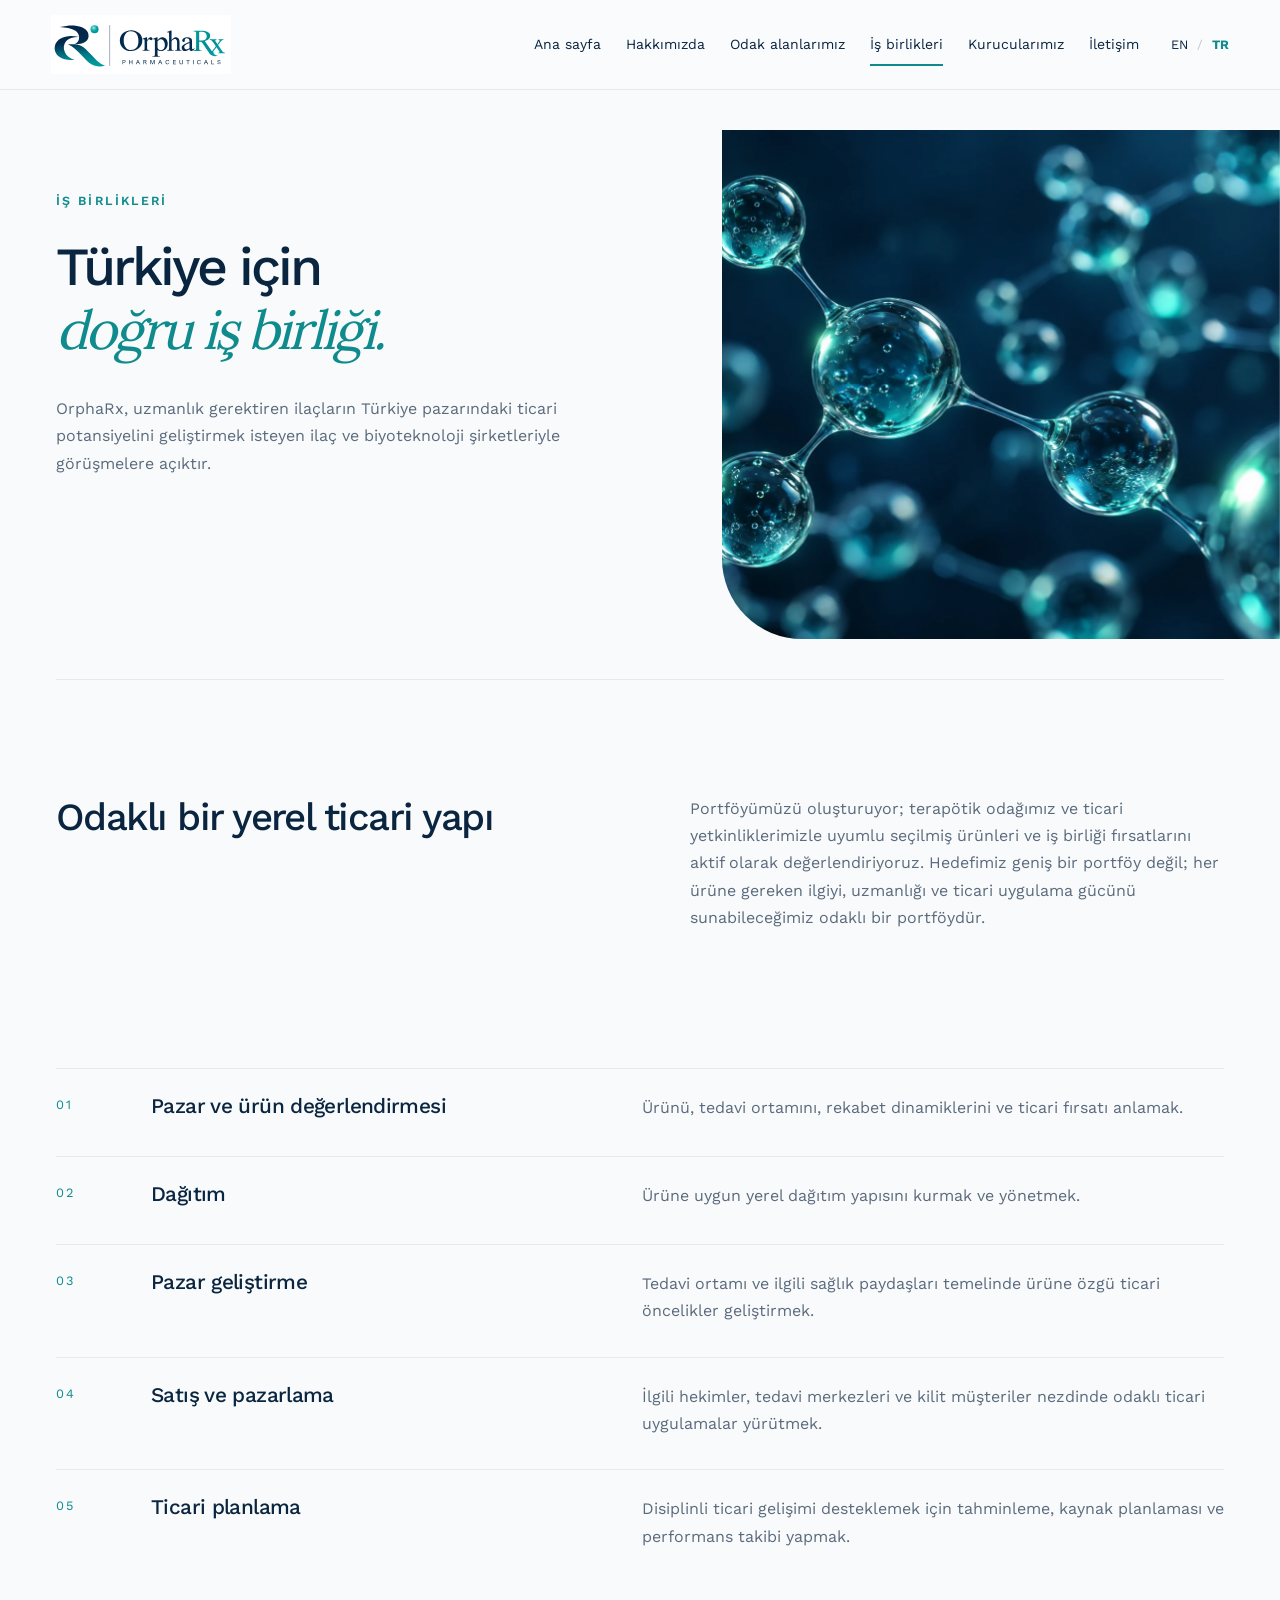
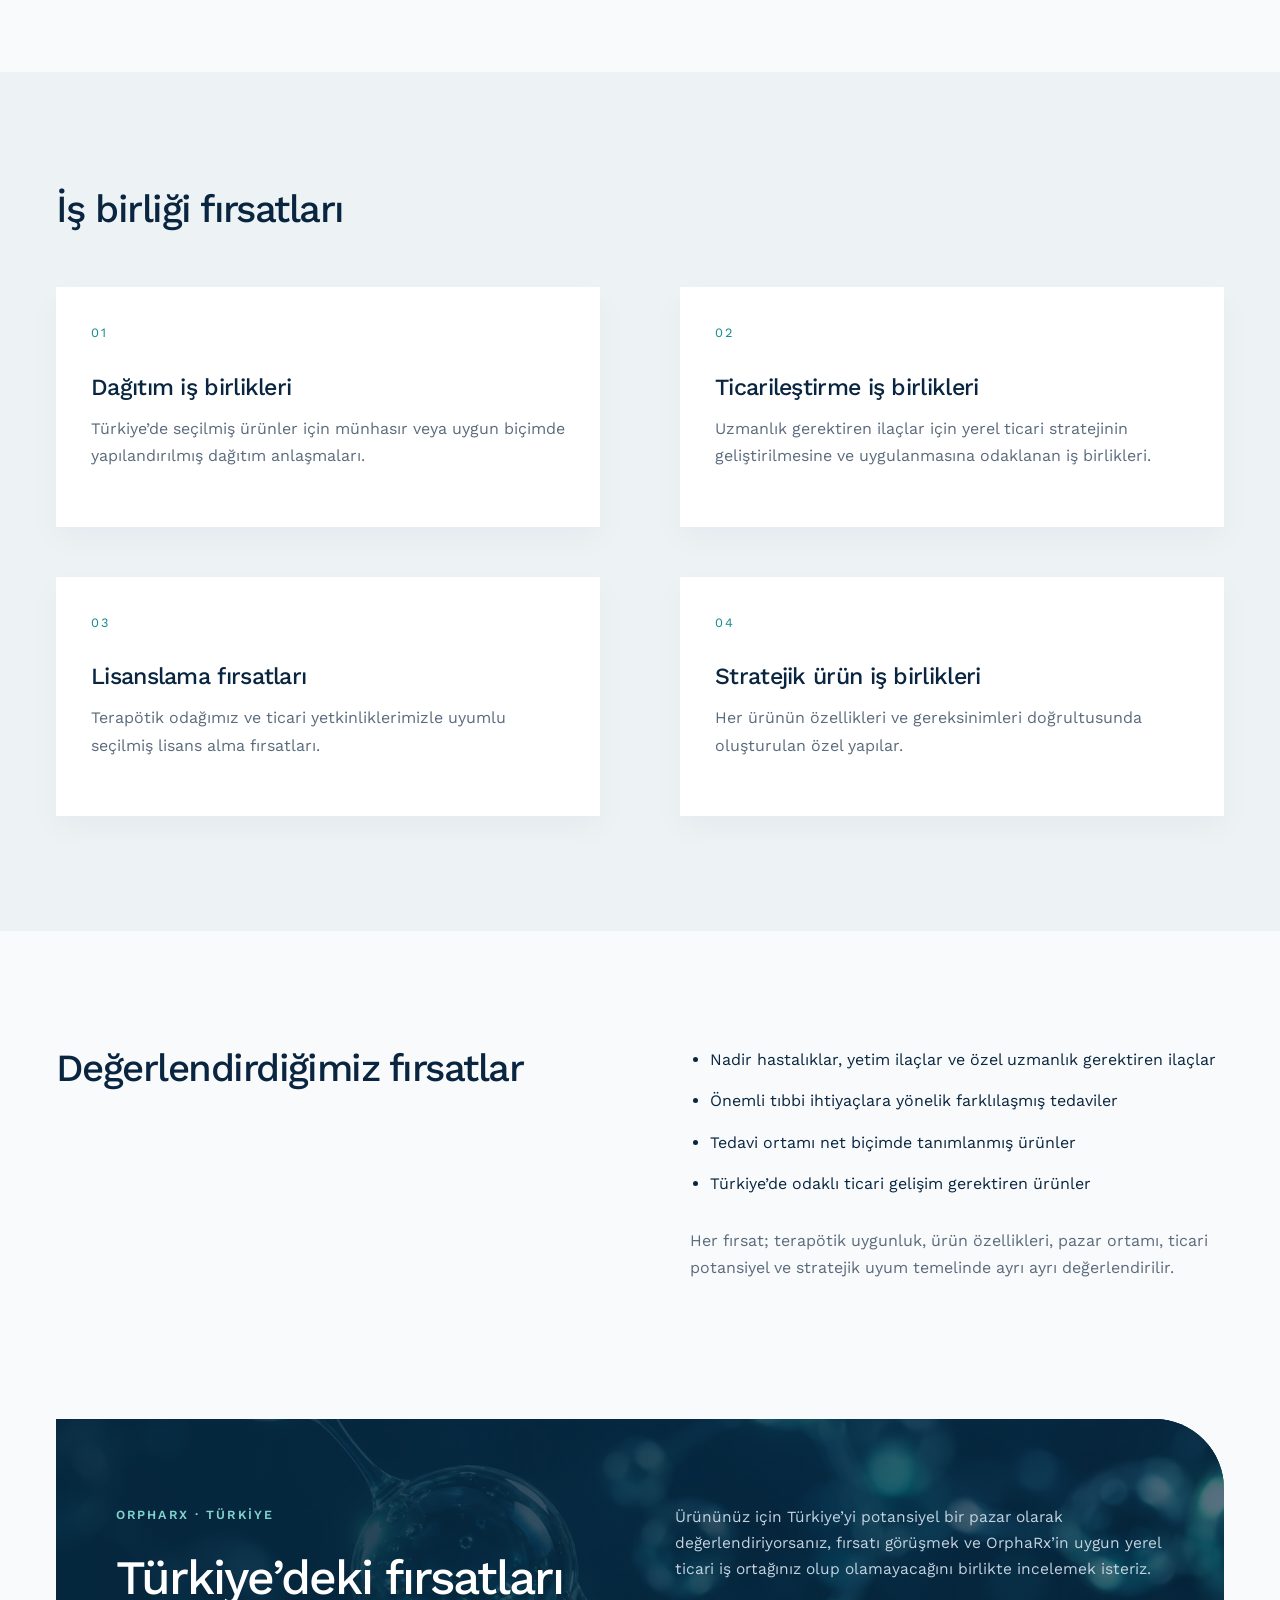
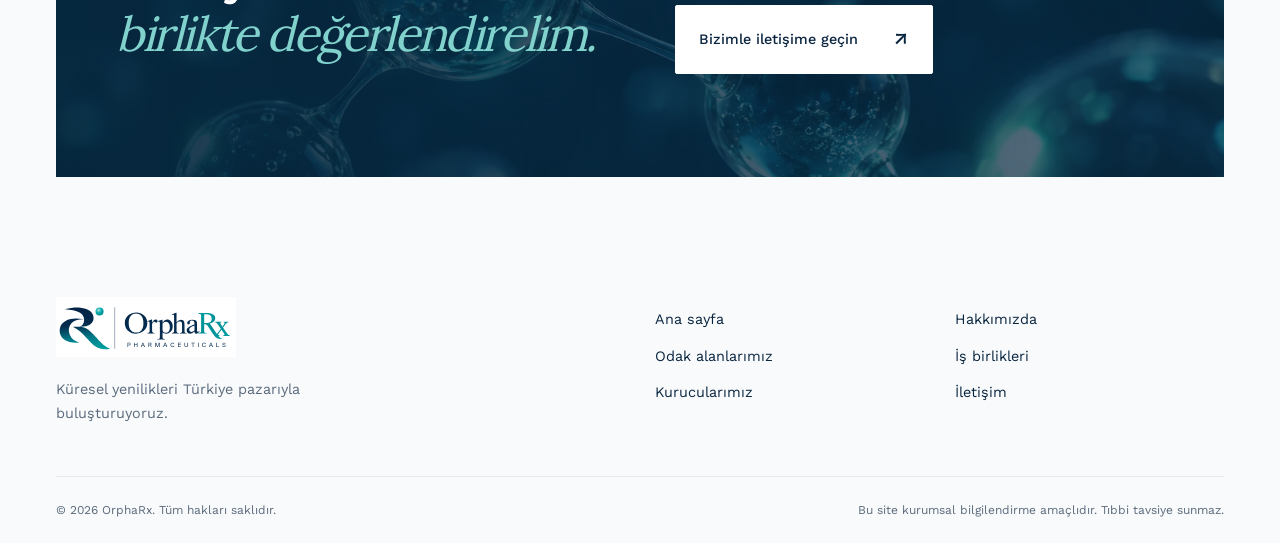
<file: tr/partnerships.html>
<!doctype html><html lang="tr"><head><meta charset="utf-8"><meta name="viewport" content="width=device-width, initial-scale=1"><title>İş birlikleri | OrphaRx</title><meta name="description" content="OrphaRx, Türkiye pazarında nadir hastalıklar, yetim ilaçlar ve özel uzmanlık gerektiren farmasötik ürünlere odaklanan bir ilaç şirketidir."><meta name="theme-color" content="#0A2540"><link rel="stylesheet" href="../styles.css?v=visual-4"><link rel="stylesheet" href="../visual.css?v=visual-4"><link rel="alternate" hreflang="en" href="../partnerships.html"><script src="../assets/libphonenumber-max.js" defer></script><script src="../phone.js?v=visual-4" defer></script><script src="../app.js?v=visual-4" defer></script><script src="../motion.js?v=visual-4" defer></script></head><body class="page-partnerships"><a class="skip" href="#main">İçeriğe geç</a><header class="site-header"><a class="brand" href="index.html" aria-label="OrphaRx — Ana sayfa"><img src="../assets/logo.svg" width="2048" height="682" alt="OrphaRx Pharmaceuticals"></a><button class="menu-toggle" aria-expanded="false" aria-controls="main-nav">Menü <span aria-hidden="true">☰</span></button><nav id="main-nav" aria-label="Ana gezinme"><a href="index.html">Ana sayfa</a><a href="about.html">Hakkımızda</a><a href="focus.html">Odak alanlarımız</a><a href="partnerships.html" aria-current="page">İş birlikleri</a><a href="founders.html">Kurucularımız</a><a href="contact.html">İletişim</a></nav><div class="languages" aria-label="Language"><a href="../partnerships.html" lang="en">EN</a><span>/</span><a href="partnerships.html" lang="tr" aria-current="true">TR</a></div></header><main id="main"><section class="page-head wrap"><div class="page-head-image"><img src="../assets/science.webp" alt="" width="1536" height="1024"></div><span class="eyebrow">İş birlikleri</span><h1>Türkiye için<br><em>doğru iş birliği.</em></h1><p class="lead">OrphaRx, uzmanlık gerektiren ilaçların Türkiye pazarındaki ticari potansiyelini geliştirmek isteyen ilaç ve biyoteknoloji şirketleriyle görüşmelere açıktır.</p></section><section class="wrap section split"><h2>Odaklı bir yerel ticari yapı</h2><p>Portföyümüzü oluşturuyor; terapötik odağımız ve ticari yetkinliklerimizle uyumlu seçilmiş ürünleri ve iş birliği fırsatlarını aktif olarak değerlendiriyoruz. Hedefimiz geniş bir portföy değil; her ürüne gereken ilgiyi, uzmanlığı ve ticari uygulama gücünü sunabileceğimiz odaklı bir portföydür.</p></section><section class="wrap rows"><article class="detail-row"><span class="index">01</span><h3>Pazar ve ürün değerlendirmesi</h3><p>Ürünü, tedavi ortamını, rekabet dinamiklerini ve ticari fırsatı anlamak.</p></article><article class="detail-row"><span class="index">02</span><h3>Dağıtım</h3><p>Ürüne uygun yerel dağıtım yapısını kurmak ve yönetmek.</p></article><article class="detail-row"><span class="index">03</span><h3>Pazar geliştirme</h3><p>Tedavi ortamı ve ilgili sağlık paydaşları temelinde ürüne özgü ticari öncelikler geliştirmek.</p></article><article class="detail-row"><span class="index">04</span><h3>Satış ve pazarlama</h3><p>İlgili hekimler, tedavi merkezleri ve kilit müşteriler nezdinde odaklı ticari uygulamalar yürütmek.</p></article><article class="detail-row"><span class="index">05</span><h3>Ticari planlama</h3><p>Disiplinli ticari gelişimi desteklemek için tahminleme, kaynak planlaması ve performans takibi yapmak.</p></article></section><section class="soft"><div class="wrap section"><h2>İş birliği fırsatları</h2><div class="op-grid"><article><span class="index">01</span><h3>Dağıtım iş birlikleri</h3><p>Türkiye’de seçilmiş ürünler için münhasır veya uygun biçimde yapılandırılmış dağıtım anlaşmaları.</p></article><article><span class="index">02</span><h3>Ticarileştirme iş birlikleri</h3><p>Uzmanlık gerektiren ilaçlar için yerel ticari stratejinin geliştirilmesine ve uygulanmasına odaklanan iş birlikleri.</p></article><article><span class="index">03</span><h3>Lisanslama fırsatları</h3><p>Terapötik odağımız ve ticari yetkinliklerimizle uyumlu seçilmiş lisans alma fırsatları.</p></article><article><span class="index">04</span><h3>Stratejik ürün iş birlikleri</h3><p>Her ürünün özellikleri ve gereksinimleri doğrultusunda oluşturulan özel yapılar.</p></article></div></div></section><section class="wrap section split"><h2>Değerlendirdiğimiz fırsatlar</h2><div><ul class="look-list"><li>Nadir hastalıklar, yetim ilaçlar ve özel uzmanlık gerektiren ilaçlar</li><li>Önemli tıbbi ihtiyaçlara yönelik farklılaşmış tedaviler</li><li>Tedavi ortamı net biçimde tanımlanmış ürünler</li><li>Türkiye’de odaklı ticari gelişim gerektiren ürünler</li></ul><p>Her fırsat; terapötik uygunluk, ürün özellikleri, pazar ortamı, ticari potansiyel ve stratejik uyum temelinde ayrı ayrı değerlendirilir.</p></div></section><section class="cta wrap"><div><span class="eyebrow">ORPHARX · TÜRKİYE</span><h2>Türkiye’deki fırsatları<br><em>birlikte değerlendirelim.</em></h2></div><div><p>Ürününüz için Türkiye’yi potansiyel bir pazar olarak değerlendiriyorsanız, fırsatı görüşmek ve OrphaRx’in uygun yerel ticari iş ortağınız olup olamayacağını birlikte incelemek isteriz.</p><a class="button light" href="contact.html">Bizimle iletişime geçin<span aria-hidden="true">↗</span></a></div></section></main><footer class="site-footer wrap"><div><a class="brand" href="index.html"><img src="../assets/logo.svg" width="2048" height="682" alt="OrphaRx Pharmaceuticals"></a><p>Küresel yenilikleri Türkiye pazarıyla buluşturuyoruz.</p></div><div class="footer-links"><a href="index.html">Ana sayfa</a><a href="about.html">Hakkımızda</a><a href="focus.html">Odak alanlarımız</a><a href="partnerships.html" aria-current="page">İş birlikleri</a><a href="founders.html">Kurucularımız</a><a href="contact.html">İletişim</a></div><div class="footer-bottom"><span>© 2026 OrphaRx. Tüm hakları saklıdır.</span><span>Bu site kurumsal bilgilendirme amaçlıdır. Tıbbi tavsiye sunmaz.</span></div></footer><script type="application/json" id="site-config">{"sent": "Mesajınız gönderilmek üzere kabul edildi. OrphaRx ile iletişime geçtiğiniz için teşekkür ederiz.", "error": "Mesajınız gönderilemedi. Yazdıklarınız korunuyor. Aşağıdaki e-posta seçeneğini kullanabilirsiniz.", "sending": "Gönderiliyor…", "submit": "Mesajı gönder", "draftStatus": "E-posta uygulamanızda taslak açılması istendi. Mesajınız otomatik olarak gönderilmedi.", "formStatus": "Bu ön izlemede otomatik gönderim henüz etkin değil. Aşağıdaki düğmeyle bir e-posta hazırlayabilirsiniz.", "deliveryEnabled": false}</script></body></html>
</file>
<file: styles.css>
@font-face{font-family:Work Sans;src:url('assets/fonts/WorkSans.ttf') format('truetype');font-weight:100 900;font-display:swap}@font-face{font-family:Lora;src:url('assets/fonts/Lora.ttf') format('truetype');font-weight:400 700;font-display:swap}
:root{--navy:#0a2540;--teal:#0f8b8d;--slate:#5b6b7d;--paper:#fafbfc;--line:#e6e9ef;--mint:#6bc480}*{box-sizing:border-box}html{scroll-behavior:smooth;scroll-padding-top:110px}body{margin:0;background:var(--paper);color:var(--navy);font-family:'Work Sans',Arial,sans-serif;font-size:16px;line-height:1.7}a{color:inherit;text-decoration:none}button,input,textarea,select{font:inherit}button,a,input,select,textarea{-webkit-tap-highlight-color:transparent}button{cursor:pointer}a:focus-visible,button:focus-visible,summary:focus-visible{outline:3px solid var(--teal);outline-offset:5px}p{color:var(--slate);margin:0 0 1.4em}h1,h2,h3{line-height:1.17;font-weight:500;margin:0 0 .6em}h1{font-size:clamp(2.75rem,4.6vw,4.8rem);letter-spacing:-.055em}h2{font-size:clamp(2rem,3vw,3.2rem);letter-spacing:-.04em}h3{font-size:1.45rem;letter-spacing:-.03em}em{font-family:Lora,Georgia,serif;font-weight:400;color:var(--teal);letter-spacing:-.05em}img{max-width:100%;height:auto;display:block}.wrap{width:min(1280px,calc(100% - 112px));margin-inline:auto}.section{padding-block:100px}.eyebrow{text-transform:uppercase;display:block;font-size:.78rem;letter-spacing:.17em;font-weight:600;margin-bottom:25px;color:var(--teal)}.site-header{height:108px;padding:0 4%;display:flex;align-items:center;gap:32px;background:rgba(250,251,252,.97);position:relative;z-index:20;border-bottom:1px solid var(--line)}.brand{display:block;width:200px;flex-shrink:0}.site-header nav{margin-left:auto;display:flex;gap:25px;align-items:center}.site-header nav a{font-size:.875rem;white-space:nowrap;padding:12px 0;position:relative}.site-header nav a[aria-current=page]:after{content:'';height:2px;position:absolute;bottom:2px;left:0;right:0;background:var(--teal)}.site-header nav a:hover,.footer-links a:hover{color:var(--teal)}.languages{display:flex;gap:9px;font-size:.8rem;align-items:center}.languages span{color:#bcc5ce}.languages a{padding:8px 0}.languages a[aria-current=true]{color:var(--teal);font-weight:700}.menu-toggle{display:none}.hero{display:grid;grid-template-columns:1.06fr 1fr;min-height:620px}.hero-copy{padding:90px 35px 78px max(56px,calc((100vw - 1280px)/2));align-self:center}.hero-copy .eyebrow{font-size:.72rem}.hero-copy h1{font-size:clamp(2.9rem,4.35vw,4.6rem)}.hero-copy p{max-width:550px;font-size:1.05rem;margin-top:28px;margin-bottom:32px}.hero-art{background:var(--navy);position:relative;overflow:hidden;min-height:560px}.hero-art img{height:100%;width:100%;object-fit:cover;position:absolute;inset:0}.image-caption{position:absolute;bottom:30px;left:36px;color:#fff;font-size:.68rem;letter-spacing:.21em}.button{display:inline-flex;align-items:center;justify-content:space-between;gap:35px;background:var(--navy);color:#fff;border:1px solid var(--navy);padding:16px 23px;font-weight:500;font-size:.9rem;transition:background .2s,transform .2s}.button:hover{background:var(--teal);border-color:var(--teal);transform:translateY(-2px)}.button span{font-size:1.3rem}.button.light{background:#fff;color:var(--navy);border-color:#fff}.button.light:hover{background:#d9f1ed}.discipline-strip{display:flex;justify-content:space-between;gap:20px;padding:21px 4%;border-bottom:1px solid var(--line);font-size:.7rem;font-weight:500;letter-spacing:.16em}.section-heading{display:grid;grid-template-columns:1.2fr 1fr;column-gap:90px;margin-bottom:44px}.section-heading .eyebrow{grid-column:1/-1}.section-heading p{align-self:end;max-width:430px;margin-bottom:.8em}.focus-grid{display:grid;grid-template-columns:repeat(3,1fr);border-top:1px solid var(--line);border-bottom:1px solid var(--line)}.focus-card{padding:30px 32px 25px 0;position:relative;transition:background .2s}.focus-card+.focus-card{padding-left:32px;border-left:1px solid var(--line)}.focus-card:hover{background:#f0f6f7}.index{font-size:.8rem;letter-spacing:.12em;color:var(--teal);display:block;margin-bottom:30px}.focus-card h3{min-height:56px}.focus-card p{font-size:.94rem;margin-bottom:40px}.card-arrow{display:block;font-size:1.8rem;color:var(--teal)}.approach{background:var(--navy);color:#fff}.approach .eyebrow,.approach .index{color:#81d2cd}.approach p{color:#bdcbd6}.steps{display:grid;grid-template-columns:repeat(4,1fr);gap:32px;margin-top:60px}.steps article{border-top:1px solid #416074;padding-top:24px}.steps h3{font-size:1.15rem;min-height:46px}.steps p{font-size:.91rem}.purpose,.split{display:grid;grid-template-columns:1fr 1fr;gap:100px}.purpose p{font-size:1.05rem}.cta{background:var(--navy);color:white;padding:65px 60px;display:grid;grid-template-columns:1fr 1fr;gap:70px;margin-bottom:60px}.cta .eyebrow{color:#81d2cd}.cta em{color:#81d2cd}.cta p{color:#c5d2df;font-size:.97rem}.cta h2{font-size:2.7rem}.site-footer{padding-top:40px;display:grid;grid-template-columns:1fr 1fr;gap:30px}.site-footer p{max-width:300px;font-size:.9rem;margin-top:20px}.footer-links{display:grid;grid-template-columns:1fr 1fr;align-content:start;gap:12px 30px;font-size:.9rem;padding-top:10px}.footer-bottom{grid-column:1/-1;display:flex;justify-content:space-between;gap:25px;border-top:1px solid var(--line);padding:23px 0;font-size:.75rem;color:var(--slate)}.page-head{padding-block:90px 70px;border-bottom:1px solid var(--line)}.page-head h1{max-width:1000px}.lead{max-width:760px;font-size:1.12rem;margin:28px 0 0}.soft{background:#edf2f5}.expertise{display:grid;grid-template-columns:1fr 1fr;column-gap:70px;margin-top:45px}.expertise>div{padding:19px 0;border-bottom:1px solid #ced9df}.expertise span{color:var(--teal);font-size:.8rem;margin-right:25px}.focus-detail{display:grid;grid-template-columns:150px 1fr;border-bottom:1px solid var(--line);padding:45px 0;scroll-margin-top:50px}.focus-detail:first-child{padding-top:0}.focus-detail p{max-width:820px;font-size:1.05rem}.focus-detail .index{font-family:Lora,Georgia,serif;font-size:2.5rem}.rows{padding-bottom:90px}.detail-row{display:grid;grid-template-columns:70px 1fr 1.25fr;gap:25px;border-top:1px solid var(--line);padding:25px 0 10px}.detail-row h3{font-size:1.3rem}.op-grid{display:grid;grid-template-columns:1fr 1fr;gap:50px 80px;margin-top:55px}.op-grid article{border-top:1px solid #c9d5dc;padding-top:25px}.look-list{padding-left:20px;margin-top:0}.look-list li{padding-bottom:14px}.founder{display:grid;grid-template-columns:1fr 1.4fr;gap:90px;border-top:1px solid var(--line);padding:50px 0}.founder h2{font-size:2.3rem}.founder .index{margin-bottom:20px}.bio-lead{font-size:1.15rem;color:var(--navy)}details summary{cursor:pointer;display:flex;justify-content:space-between;align-items:center;list-style:none;color:var(--teal);font-size:.9rem;padding:12px 0;border-bottom:1px solid var(--line);margin-bottom:22px}summary::-webkit-details-marker{display:none}summary span{font-size:1.6rem}details[open] summary span{transform:rotate(45deg)}.contact-layout{display:grid;grid-template-columns:.85fr 1.15fr;gap:90px}.contact-copy h1{font-size:clamp(2.8rem,4.5vw,4.5rem)}.contact-copy p{font-size:.98rem}.email-link{color:var(--teal);font-size:1.05rem;display:inline-block;margin-top:20px;overflow-wrap:anywhere}.form-grid{display:grid;grid-template-columns:1fr 1fr;gap:23px}.field label{font-size:.88rem;display:block;margin-bottom:8px}.field label span{color:var(--slate);font-size:.75rem}.field input,.field textarea,.field select{width:100%;min-width:0;background:#fff;border:1px solid #c5cfd8;border-radius:0;padding:11px 12px;color:var(--navy);outline-offset:3px}.field input:focus,.field textarea:focus,.field select:focus{outline:2px solid var(--teal);border-color:var(--teal)}.field textarea{resize:vertical}.field.full{grid-column:1/-1}.form-note{font-size:.8rem;margin:18px 0}.trap{position:absolute;left:-9999px}.text-button{background:transparent;border:0;border-bottom:1px solid var(--teal);padding:4px 0;color:var(--teal);font-size:.86rem;text-align:left}#form-status{font-size:.84rem;margin:20px 0 8px}.skip{position:fixed;top:-100px;left:20px;padding:12px;background:#fff;z-index:100}.skip:focus{top:10px}
@media(min-width:1600px){.hero{max-width:1600px;margin:auto}.hero-copy{padding-left:100px}}@media(max-width:1150px){.site-header{gap:20px}.brand{width:175px}.site-header nav{gap:16px}.site-header nav a{font-size:.8rem}.wrap{width:calc(100% - 72px)}.hero-copy{padding-left:36px}.section{padding-block:75px}.contact-layout{gap:45px}.cta{gap:40px;padding:50px 40px}.cta h2{font-size:2.3rem}.purpose,.split{gap:55px}}@media(max-width:950px){.site-header{height:88px;flex-wrap:wrap;gap:20px}.menu-toggle{display:block;margin-left:auto;background:none;border:0;color:var(--navy);font-size:.9rem}.menu-toggle span{margin-left:8px}.site-header nav{display:none;position:absolute;left:0;right:0;top:88px;background:var(--paper);padding:20px 6%;box-shadow:0 10px 20px #0a254012}.site-header nav.open{display:flex;flex-direction:column;align-items:stretch;gap:3px}.site-header nav a{font-size:1rem}.hero{min-height:0;grid-template-columns:1.1fr 1fr}.hero-copy{padding-block:65px}.hero-copy h1{font-size:3rem}.hero-art{min-height:500px}.section-heading{gap:35px}.steps{grid-template-columns:1fr 1fr}.contact-layout{grid-template-columns:1fr}.contact-copy{max-width:700px}.contact-copy h1{font-size:3.8rem}.founder{gap:40px}}@media(max-width:650px){body{font-size:16px}.wrap{width:calc(100% - 40px)}.site-header{padding-inline:20px;gap:18px}.brand{width:155px}.languages{gap:6px}.menu-toggle{font-size:0}.menu-toggle span{font-size:1.35rem}.hero{display:flex;flex-direction:column}.hero-copy{padding:48px 20px 45px}.hero-copy h1{font-size:clamp(2.7rem,10.5vw,3.4rem)}.hero-copy p{font-size:1rem}.hero-copy .eyebrow{font-size:.64rem;letter-spacing:.1em}.hero-art{min-height:300px;height:300px}.hero-art img{object-position:center 45%}.image-caption{left:22px;bottom:20px}.discipline-strip{padding:18px 20px;font-size:.6rem;letter-spacing:.09em}.discipline-strip span:first-child{display:none}.section{padding-block:60px}.section-heading,.purpose,.split,.cta,.founder{grid-template-columns:1fr;gap:22px}.section-heading .eyebrow{margin-bottom:0}.section-heading h2{margin-bottom:0}.section-heading p{margin:0}.focus-grid{grid-template-columns:1fr}.focus-card,.focus-card+.focus-card{padding:25px 0;border-left:0;border-bottom:1px solid var(--line)}.focus-card:last-child{border-bottom:0}.focus-card .index{margin-bottom:14px}.focus-card h3{min-height:0}.focus-card p{margin:0 35px 15px 0}.card-arrow{position:absolute;right:0;bottom:18px}.steps{grid-template-columns:1fr;gap:15px;margin-top:35px}.steps .index{margin-bottom:15px}.steps h3{min-height:0}.cta{padding:36px 25px;margin-bottom:30px}.cta h2{font-size:2.1rem}.cta p{font-size:.95rem}.site-footer{grid-template-columns:1fr;padding-top:25px}.footer-links{gap:12px}.footer-bottom{flex-direction:column;gap:10px}.page-head{padding-block:55px 40px}.page-head h1{font-size:2.65rem}.lead{font-size:1.03rem}.expertise{grid-template-columns:1fr;margin-top:30px}.focus-detail{grid-template-columns:1fr;gap:5px;padding-block:32px}.focus-detail .index{font-size:1.8rem;margin-bottom:10px}.detail-row{grid-template-columns:35px 1fr;gap:8px}.detail-row p{grid-column:2}.detail-row .index{margin-bottom:0}.detail-row h3{font-size:1.15rem}.op-grid{grid-template-columns:1fr;gap:25px}.rows{padding-bottom:45px}.founder{padding-block:35px}.founder h2{font-size:2rem}.founder-name .eyebrow{margin-bottom:0}.contact-copy h1{font-size:3rem}.form-grid{grid-template-columns:1fr;gap:18px}.form-note{font-size:.85rem}.button{min-height:52px}}@media(prefers-reduced-motion:reduce){html{scroll-behavior:auto}*{transition:none!important}}

.phone-country-label{margin-top:4px}.field #phone-country{margin-bottom:10px}.field #phone-hint,.field #phone-error{display:block;font-size:.8rem;line-height:1.5;margin-top:7px}.field #phone-hint{color:var(--slate)}.field #phone-error{color:#a32121}.field input[aria-invalid="true"]{border-color:#a32121}

.phone-control{position:relative;display:flex;align-items:stretch;background:#fff;border:1px solid #c5cfd8}.field .phone-control input{flex:1;width:0;border:0;background:transparent}.phone-control:focus-within{outline:2px solid var(--teal);outline-offset:3px}.field .phone-control input:focus{outline:0}.country-picker{position:static;flex:none;border-right:1px solid var(--line)}.country-picker summary{margin:0;padding:11px 10px;gap:7px;height:100%;border:0;color:var(--navy);font-size:.9rem}.country-picker summary span{font-size:.9rem}.country-picker[open] summary span{transform:none}.country-picker img{width:24px;height:18px;object-fit:cover;flex-shrink:0}.country-options{position:absolute;z-index:30;top:calc(100% + 5px);left:0;right:0;max-height:260px;overflow-y:auto;background:#fff;border:1px solid #c5cfd8;box-shadow:0 10px 25px #0a254022}.country-options button{display:flex;align-items:center;gap:10px;width:100%;text-align:left;border:0;background:#fff;padding:12px;color:var(--navy);font-size:.875rem}.country-options button:hover,.country-options button:focus-visible,.country-options button[aria-pressed=true]{background:#edf5f5}.country-options button:focus-visible{outline:2px solid var(--teal);outline-offset:-2px}.phone-control select[hidden]{display:none}

/* Unified phone field: country flag selector followed by the number. */
.field .phone-control{display:flex;width:100%;min-height:52px;border-radius:4px;isolation:isolate}.field .country-picker{width:116px;min-width:116px;background:#f0f5f7;border-radius:4px 0 0 4px}.field .country-picker summary{display:flex;justify-content:space-between;padding:12px 10px;min-height:50px;cursor:pointer}.field .country-picker summary img{display:block;width:26px;height:20px}.field .phone-control #phone{display:block;flex:1;min-width:0;padding:12px 14px;font-size:1rem;border-radius:0 4px 4px 0}.field .country-options{min-width:100%;max-height:240px}.field .country-options button{min-height:44px}.field .country-picker[open]{z-index:40}
</file>
<file: visual.css>
/* Visual direction: cinematic science, human purpose, editorial rhythm. */
:root{--paper:#f8fafb}body{overflow-x:clip}.site-header{position:sticky;top:0;height:90px;backdrop-filter:blur(20px);background:#fafbfcef;transition:box-shadow .3s}.site-header.scrolled{box-shadow:0 6px 30px #0a254014}.brand{width:180px}.hero{position:relative;display:flex;min-height:760px;height:calc(100svh - 90px);max-height:1000px;max-width:none;overflow:hidden;background:#061c30;color:white;isolation:isolate}.hero-art{position:absolute;inset:0;z-index:-2;min-height:0;background:#061c30}.hero-art img{object-position:75% 50%;opacity:.9;animation:hero-drift 18s ease-in-out infinite alternate}.hero-shade{position:absolute;inset:0;z-index:-1;background:linear-gradient(90deg,#061c30 0%,#061c30ed 25%,#061c3080 62%,#061c301a),linear-gradient(0deg,#061c30cc,transparent 40%)}.hero-copy{padding:70px max(56px,calc((100vw - 1280px)/2));width:100%;align-self:center}.hero-copy h1{max-width:850px;font-size:clamp(3.6rem,6.3vw,6.7rem);line-height:1.08;letter-spacing:-.055em}.hero-copy em{color:#8edbd2}.hero-copy .eyebrow{color:#92dbd2;letter-spacing:.2em;font-size:.8rem}.hero-copy p{color:#d1dee8;max-width:550px;font-size:1.08rem}.hero-copy .button{background:#fff;color:var(--navy);border-color:white;padding:18px 27px}.hero-copy .button:hover{background:#94dcd0;border-color:#94dcd0}.image-caption{left:auto;right:40px;bottom:35px;writing-mode:vertical-rl}.hero-copy>*{animation:enter .95s both}.hero-copy h1{animation-delay:.12s}.hero-copy p{animation-delay:.24s}.hero-copy .button{animation-delay:.36s}.discipline-strip{background:var(--navy);color:#bcd9df;border:0;padding-block:25px}.section{padding-block:115px}.section-heading{margin-bottom:60px}.section-heading h2{font-size:clamp(2.6rem,4vw,4rem)}.focus-grid{gap:24px;border:0;align-items:start}.focus-card,.focus-card+.focus-card{border:0;padding:0;background:white;overflow:hidden;box-shadow:0 14px 50px #0a254009;transition:transform .45s,box-shadow .45s}.focus-card:nth-child(2){margin-top:55px}.focus-card:nth-child(3){margin-top:110px}.focus-card:hover{background:white;transform:translateY(-12px);box-shadow:0 25px 60px #0a254020}.focus-photo{width:100%;aspect-ratio:1.2;object-fit:cover;transition:transform .9s}.focus-card:hover .focus-photo{transform:scale(1.06)}.focus-card-copy{padding:28px;position:relative;background:#fff}.focus-card .index{margin-bottom:22px}.focus-card h3{font-size:1.6rem;min-height:0}.focus-card p{margin-bottom:30px}.card-arrow{position:static}.approach{position:relative;background:#08283e;overflow:hidden}.approach:before{content:'';position:absolute;inset:0;background:radial-gradient(ellipse at 80% 0%,#0f8b8d55,transparent 65%);pointer-events:none}.approach .wrap{position:relative}.steps{gap:0;counter-reset:steps}.steps article{padding:32px 25px;border-top:1px solid #5a8b98;border-left:1px solid #325567;transition:background .3s}.steps article:first-child{border-left:0}.steps article:hover{background:#ffffff09}.steps .index{font-family:Lora,serif;font-size:2.4rem;color:#7bd7cd}.steps h3{min-height:70px;font-size:1.3rem}.purpose{grid-template-columns:1.15fr 1fr;gap:50px 80px;align-items:center}.purpose-photo{grid-row:span 2;margin:0;height:640px;overflow:hidden;position:relative}.purpose-photo img{width:100%;height:100%;object-fit:cover;transition:transform 1s}.purpose-photo:hover img{transform:scale(1.035)}.purpose>div:last-child{align-self:start}.purpose h2{font-size:3.2rem}.purpose>div:nth-child(2){align-self:end}.cta{position:relative;isolation:isolate;overflow:hidden;padding:85px 60px;border-radius:0 70px 0 0;background:#06283f}.cta:before{content:'';position:absolute;inset:0;z-index:-1;background:linear-gradient(90deg,#06283fee,#06283faa),url('assets/science.webp') center/cover}.cta h2{font-size:3rem}.button{border-radius:2px;transition:background .25s,transform .25s,box-shadow .25s}.button:hover{box-shadow:0 10px 30px #0f8b8d30}.button span{transition:transform .25s}.button:hover span{transform:translate(3px,-3px)}.page-head{position:relative;padding:100px 48% 85px 0;min-height:590px;isolation:isolate}.page-head h1{font-size:clamp(2.7rem,4.2vw,4.5rem)}.page-head-image{position:absolute;inset:40px -56px 40px 57%;z-index:-1;overflow:hidden;border-radius:0 0 0 80px}.page-head-image img{width:100%;height:100%;object-fit:cover;animation:enter 1s both}.page-head .lead{font-size:1rem}.page-focus .page-head-image{border-radius:100% 100% 0 0}.page-founders .page-head-image img{object-position:70% center}.focus-detail{gap:45px;grid-template-columns:100px 1fr;padding:60px 0}.focus-detail .index{font-size:4rem;opacity:.6}.expertise>div{transition:padding .25s,color .25s}.expertise>div:hover{padding-left:12px;color:var(--teal)}.op-grid article{background:#fff;padding:35px;border:0;box-shadow:0 12px 30px #0a254009}.founder{border-top:0;border-bottom:1px solid var(--line)}.contact-layout{padding-top:75px;gap:70px}.contact-copy{position:relative}.contact-copy:after{content:'';display:block;height:220px;margin-top:35px;background:linear-gradient(0deg,#0a254033,#0a254033),url('assets/research.webp') center/cover;border-radius:0 45px 0 0}#contact-form{background:#fff;padding:35px;box-shadow:0 20px 65px #0a25400c;border-top:3px solid var(--teal)}.site-footer{padding-top:60px}.reveal-ready{opacity:0;transform:translateY(35px);transition:opacity .75s ease,transform .75s cubic-bezier(.2,.7,.2,1)}.reveal-ready.is-visible{opacity:1;transform:none}.scroll-progress{height:3px;position:fixed;left:0;top:0;width:100%;transform:scaleX(0);transform-origin:left;background:var(--teal);z-index:100;pointer-events:none}.motion-toggle{position:absolute;right:25px;bottom:25px;border:1px solid #ffffff55;background:#08283e88;color:white;padding:8px 12px;font-size:.8rem;z-index:2}.motion-paused .hero-art img{animation-play-state:paused}.motion-paused .reveal-ready{transition:none;transform:none;opacity:1}@keyframes enter{from{opacity:0;transform:translateY(24px)}to{opacity:1;transform:none}}@keyframes hero-drift{from{transform:scale(1.02) translateX(0)}to{transform:scale(1.13) translateX(-2%)}}
@media(max-width:1100px){.hero-copy{padding-inline:36px}.hero-copy h1{max-width:700px}.focus-card-copy{padding:22px}.purpose{gap:30px}.purpose-photo{height:590px}.purpose h2{font-size:2.6rem}.page-head{padding-right:47%}.contact-layout{gap:35px}#contact-form{padding:25px}.page-head-image{right:-36px}.cta{padding:60px 40px}.cta h2{font-size:2.5rem}}
@media(max-width:950px){.site-header nav{top:90px}.hero{height:auto;min-height:720px}.hero-art{height:auto}.hero-copy{padding-block:100px}.steps article{border-left:0;border-bottom:1px solid #325567}.steps h3{min-height:0}.contact-layout{grid-template-columns:1fr}.contact-copy:after{height:260px}.page-head{padding-right:45%}.purpose-photo{height:650px}}
@media(max-width:650px){.site-header{height:80px}.site-header nav{top:80px}.site-header .brand{width:155px}.hero{min-height:750px;height:auto;display:flex}.hero-art{height:100%;min-height:0}.hero-art img{object-position:65% center;opacity:.65}.hero-shade{background:linear-gradient(90deg,#061c30f2,#061c3070),linear-gradient(0deg,#061c30aa,transparent)}.hero-copy{padding:75px 24px 100px}.hero-copy h1{font-size:clamp(3rem,12vw,4rem)}.hero-copy p{font-size:1rem}.hero-copy .eyebrow{font-size:.69rem;line-height:1.8}.image-caption{display:none}.section{padding-block:70px}.section-heading h2{font-size:2.5rem}.focus-grid{gap:28px}.focus-card:nth-child(n){margin-top:0}.focus-photo{aspect-ratio:1.6}.focus-card-copy{padding:25px}.focus-card p{margin-right:0}.purpose{display:flex;flex-direction:column;align-items:stretch;gap:25px}.purpose-photo{height:340px;width:100%}.purpose h2{font-size:2.6rem}.purpose>div:nth-child(2){align-self:stretch}.cta{padding:45px 25px;border-radius:0 45px 0 0}.cta h2{font-size:2.2rem}.page-head{padding:45px 0 0;min-height:0}.page-head h1{font-size:2.7rem}.page-head-image{position:relative;inset:auto;width:100%;height:260px;border-radius:0 0 0 45px;margin-bottom:35px}.page-head .lead{padding-bottom:35px}.page-head .eyebrow{margin-bottom:20px}.focus-detail{grid-template-columns:1fr;gap:0}.focus-detail .index{font-size:2.5rem}.contact-layout{padding-top:45px}#contact-form{padding:24px 18px}.contact-copy:after{height:200px}.country-options{max-height:220px}}
@media(prefers-reduced-motion:reduce){.hero-art img,.hero-copy>*,.page-head-image img{animation:none}.reveal-ready{opacity:1;transform:none;transition:none}.focus-card:hover,.focus-card:hover .focus-photo{transform:none}}
</file>
